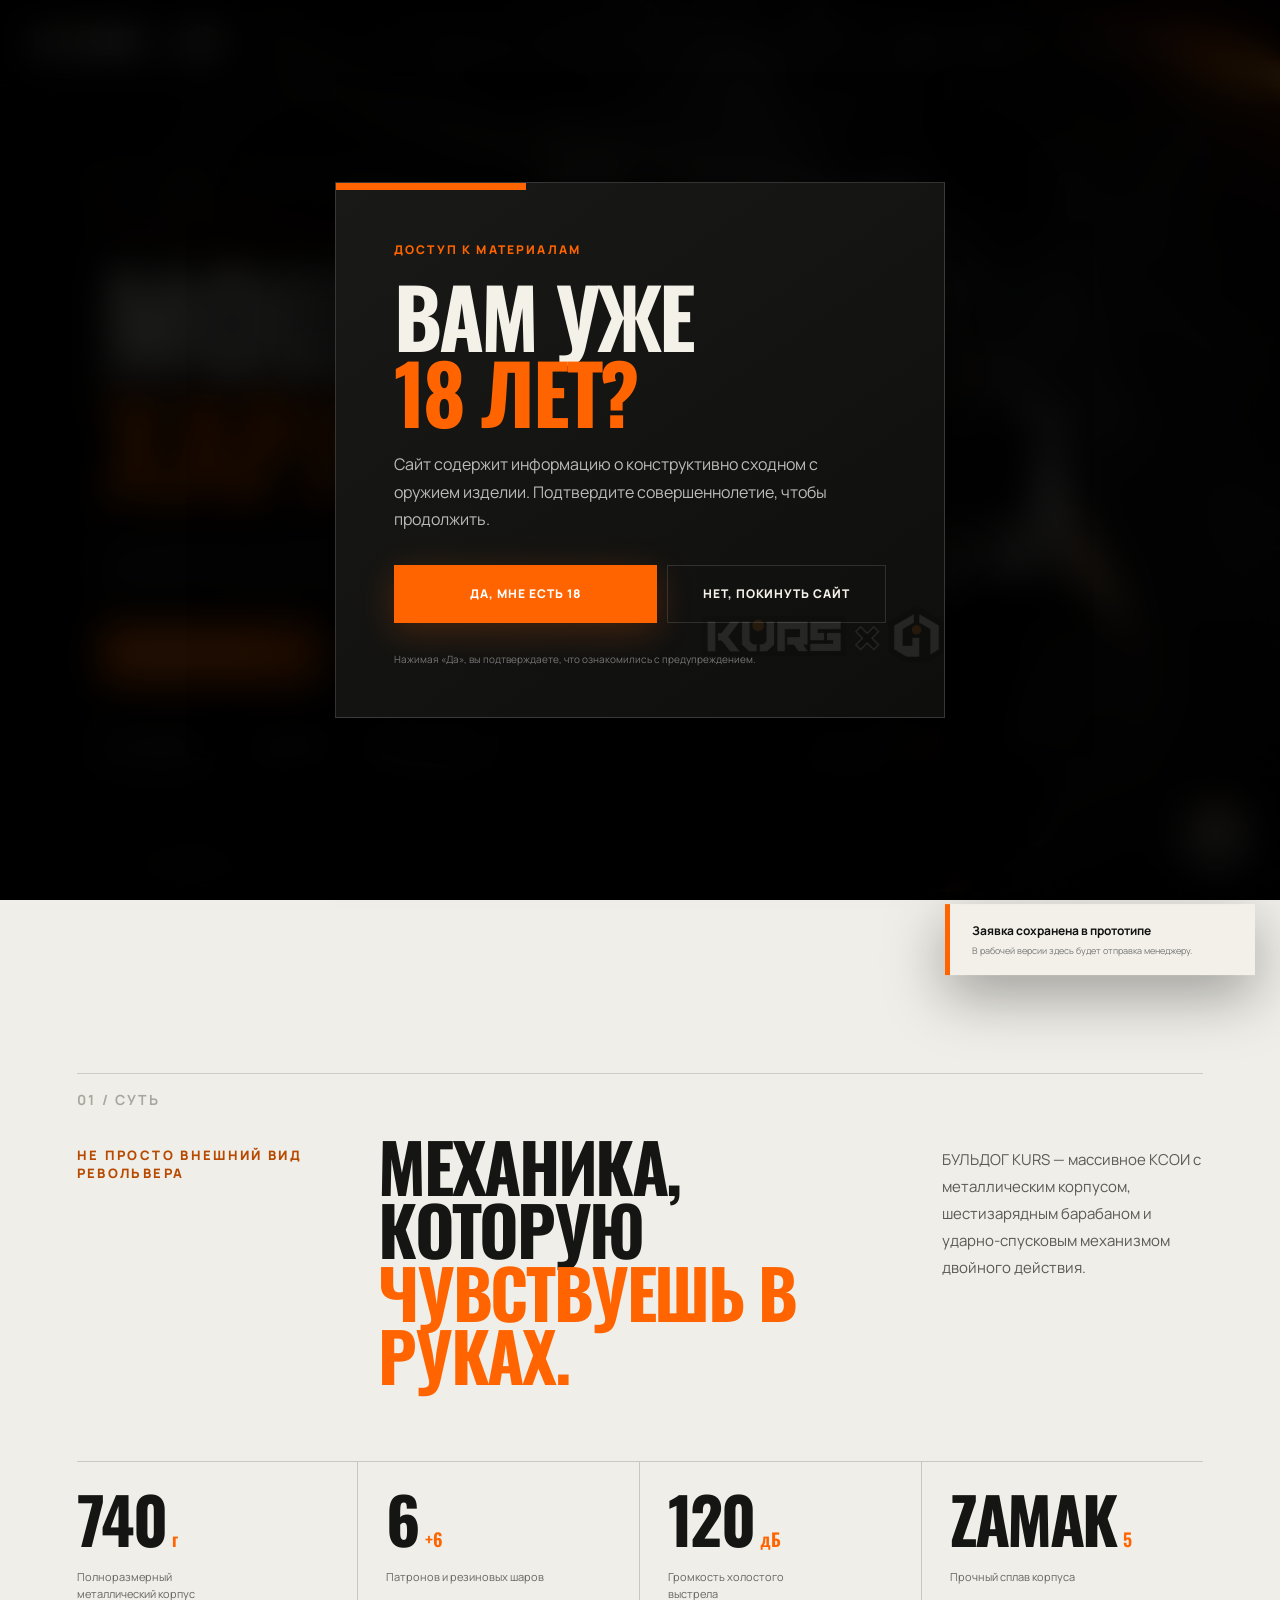
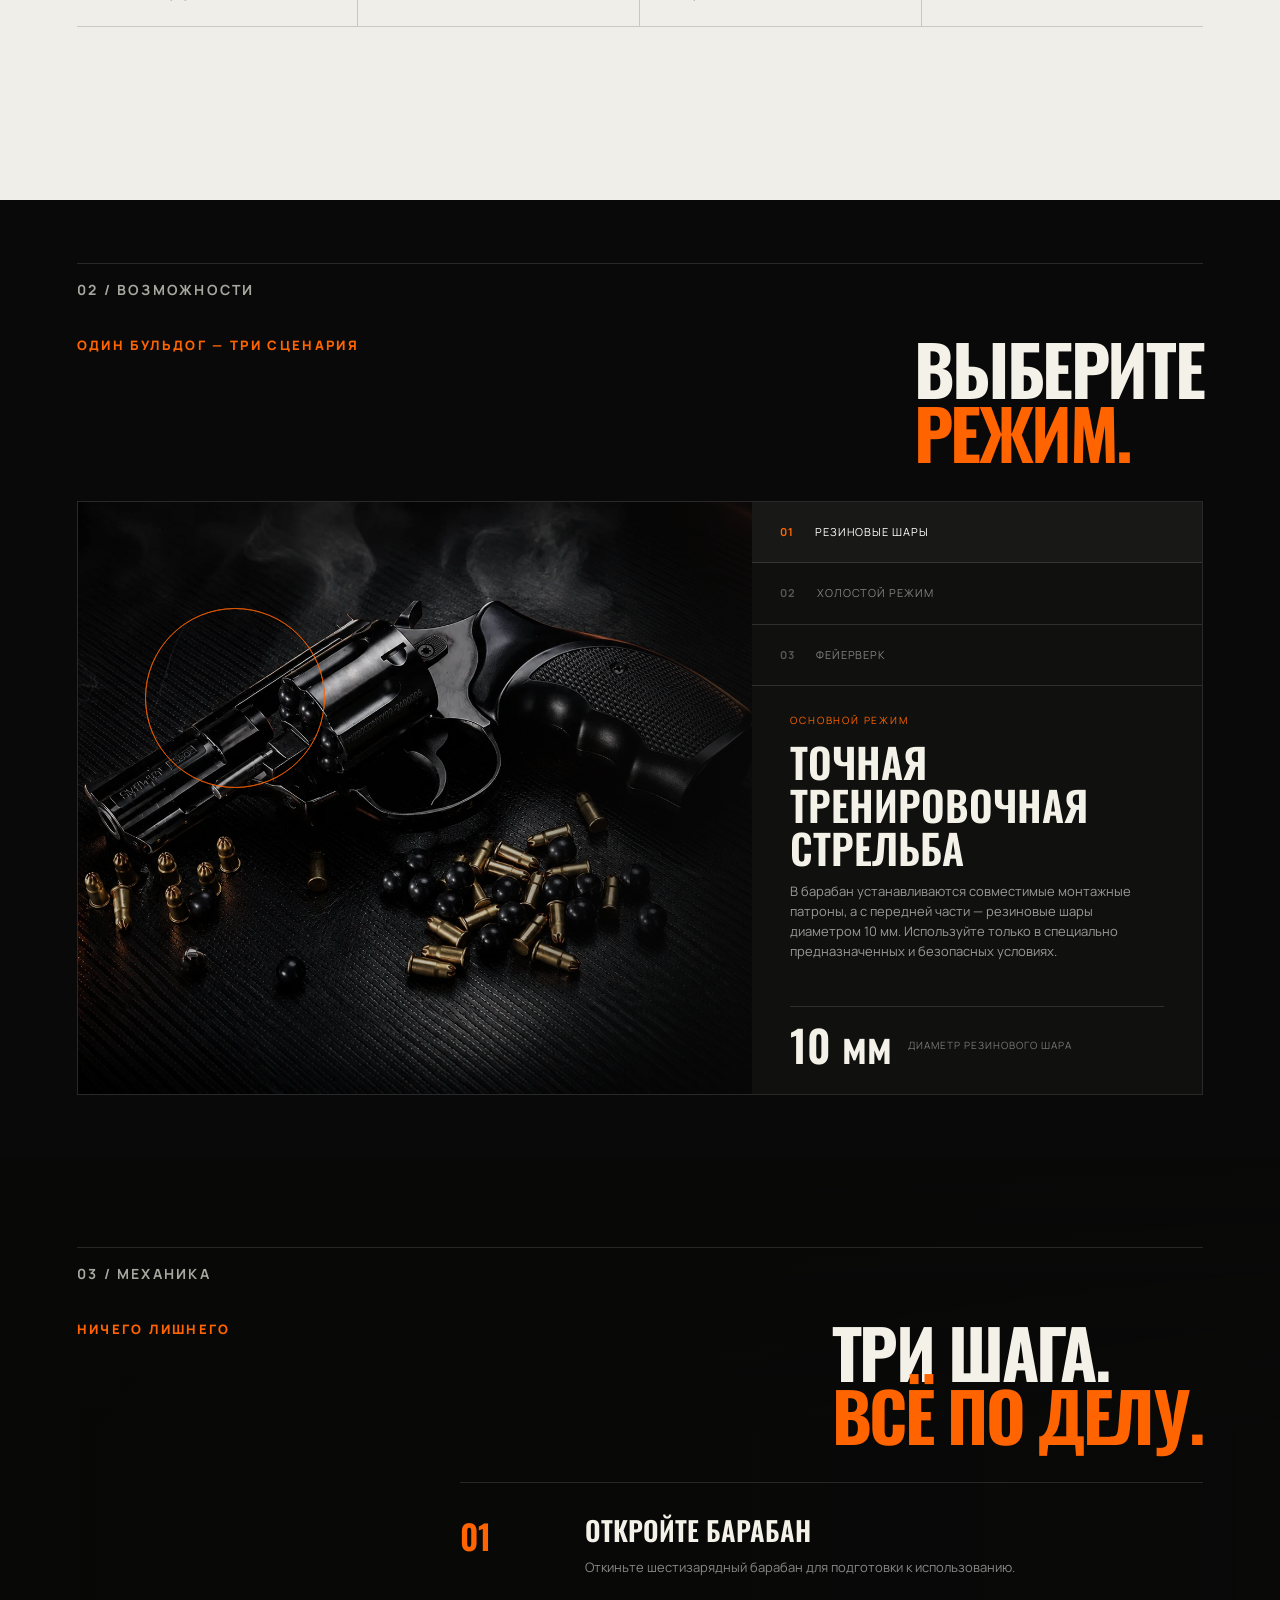
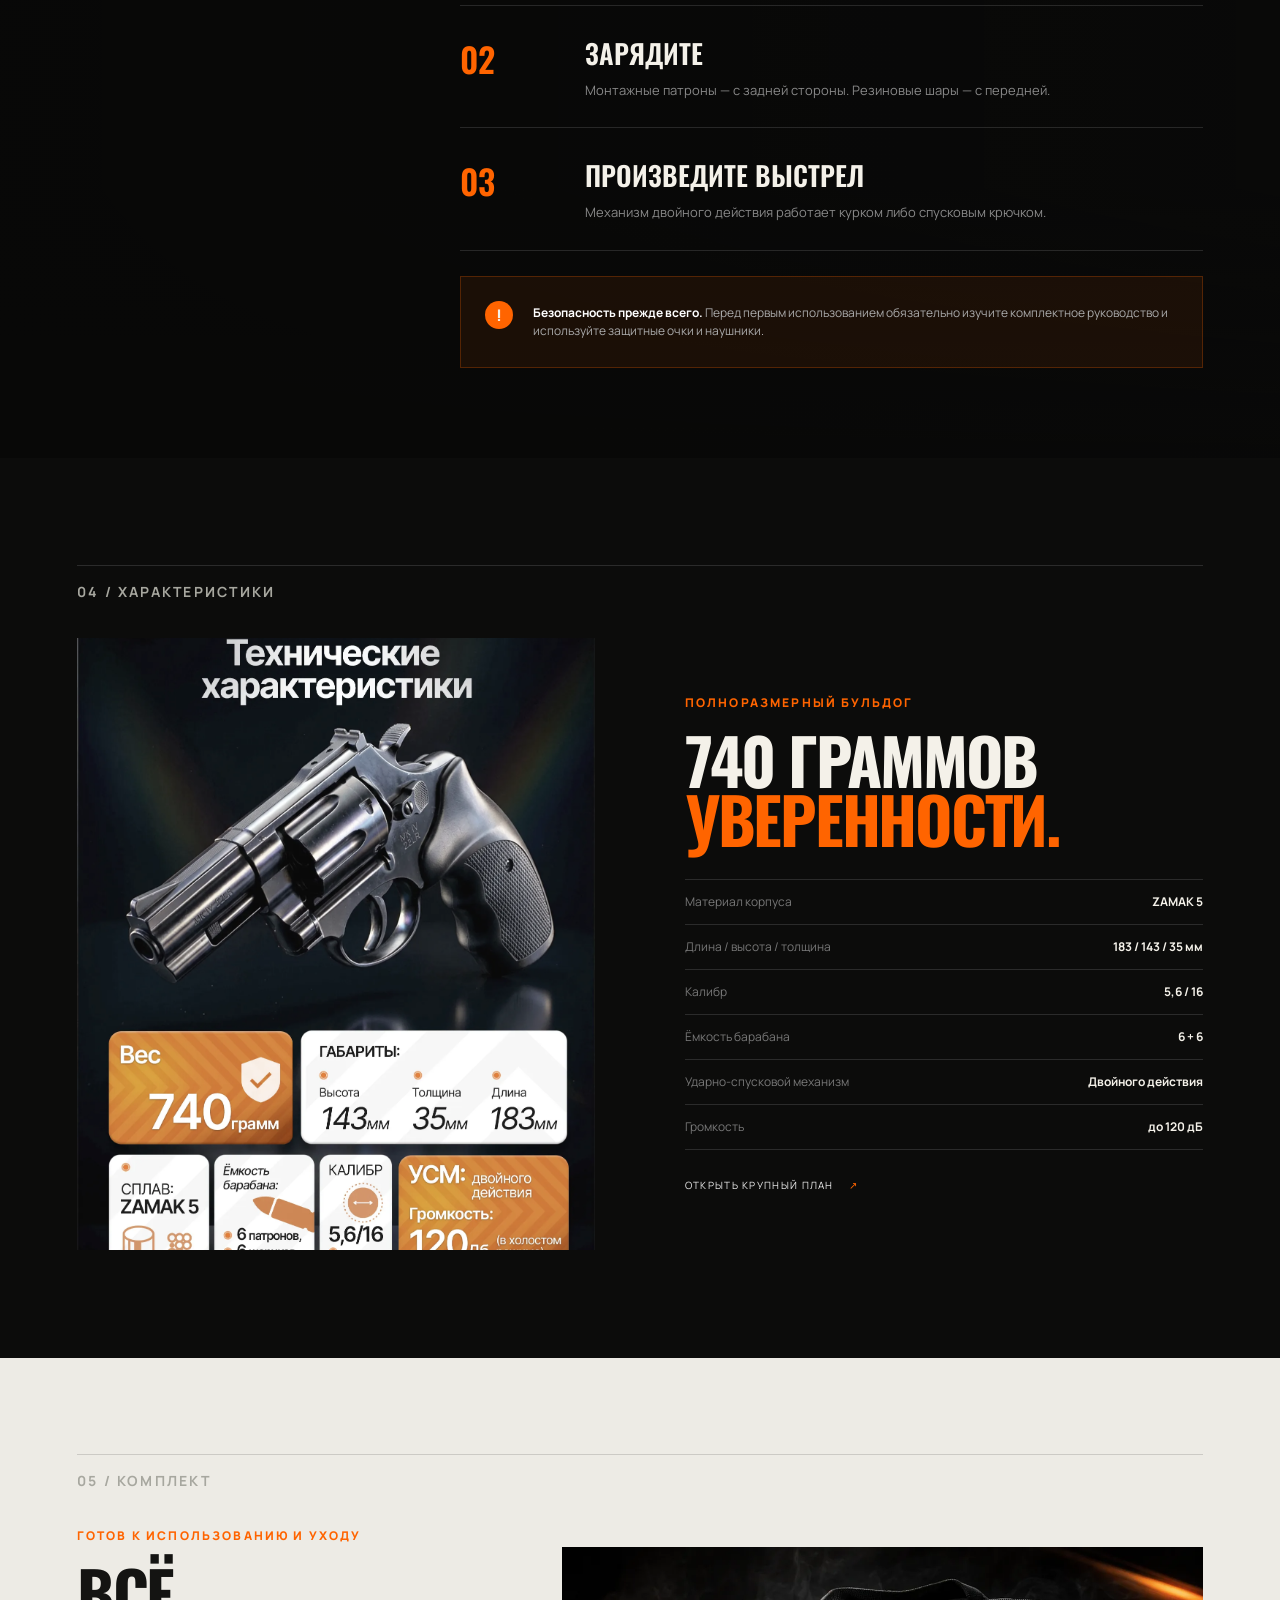
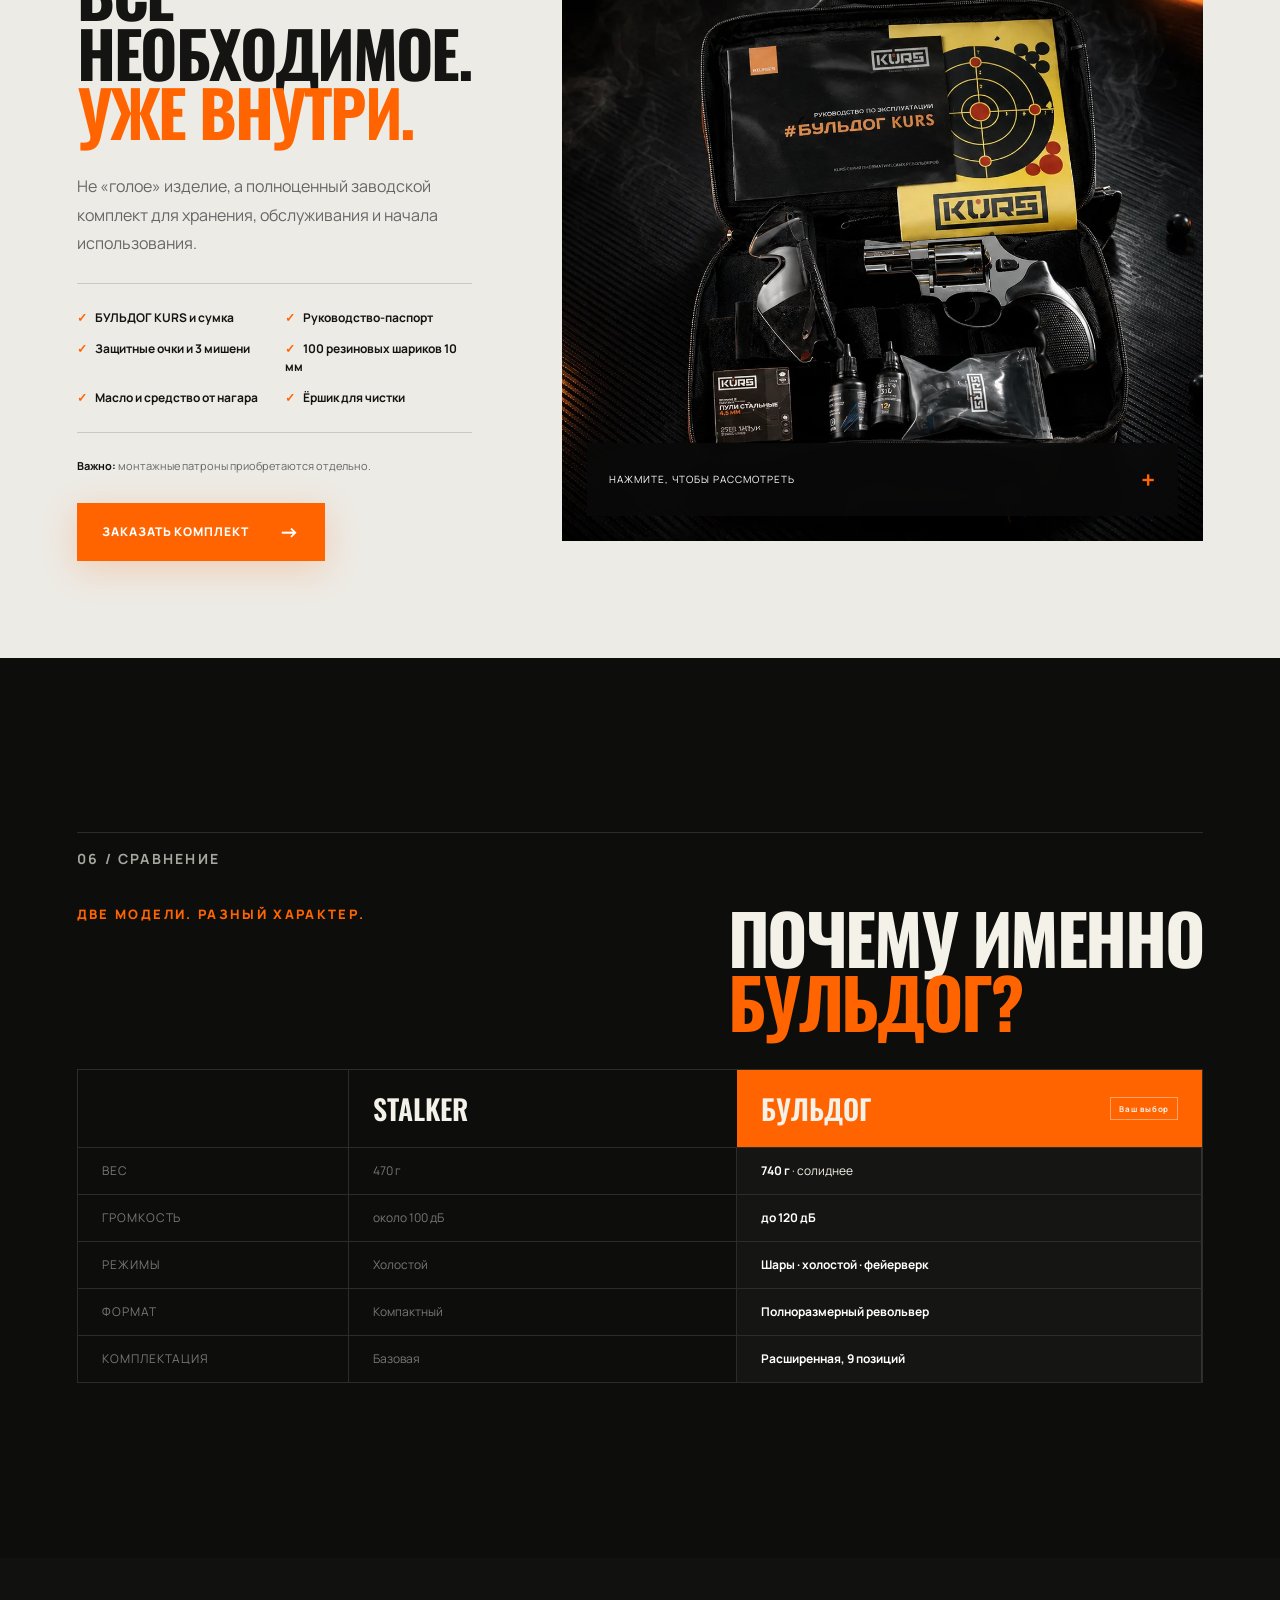
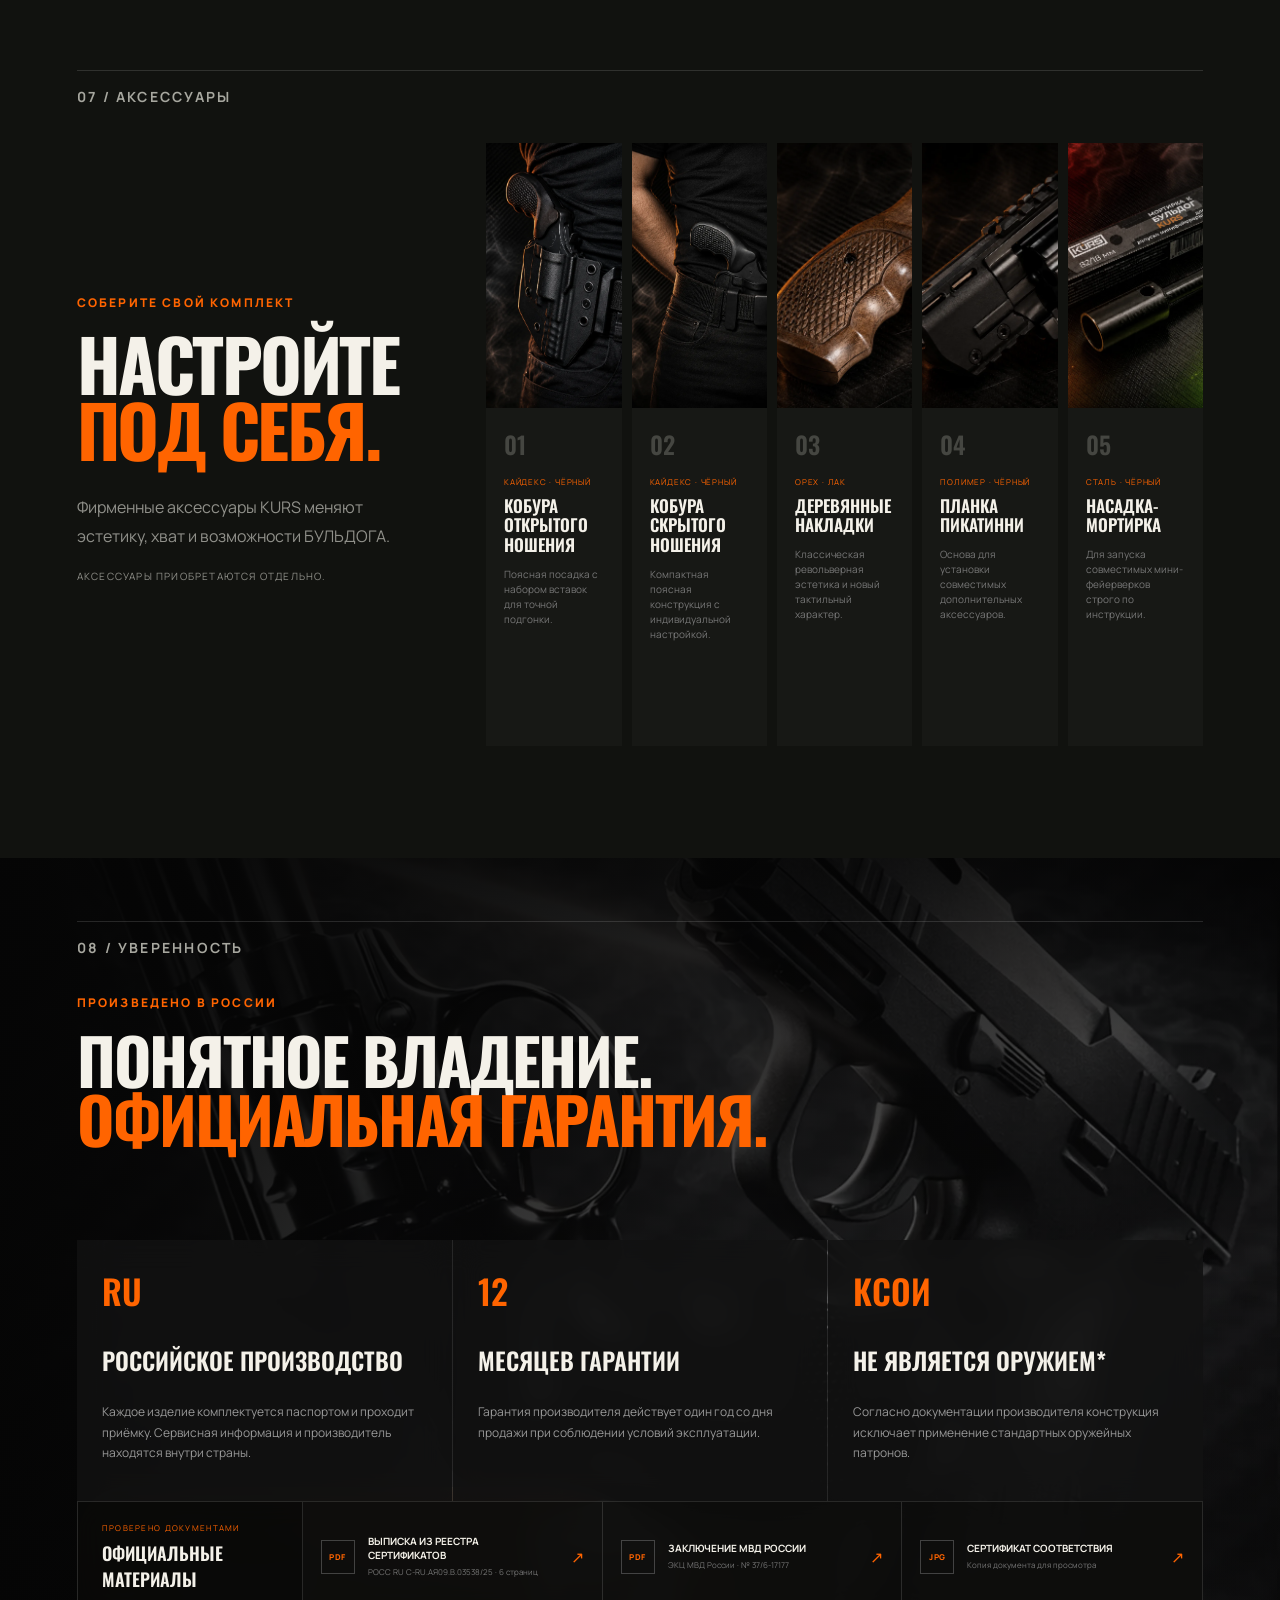
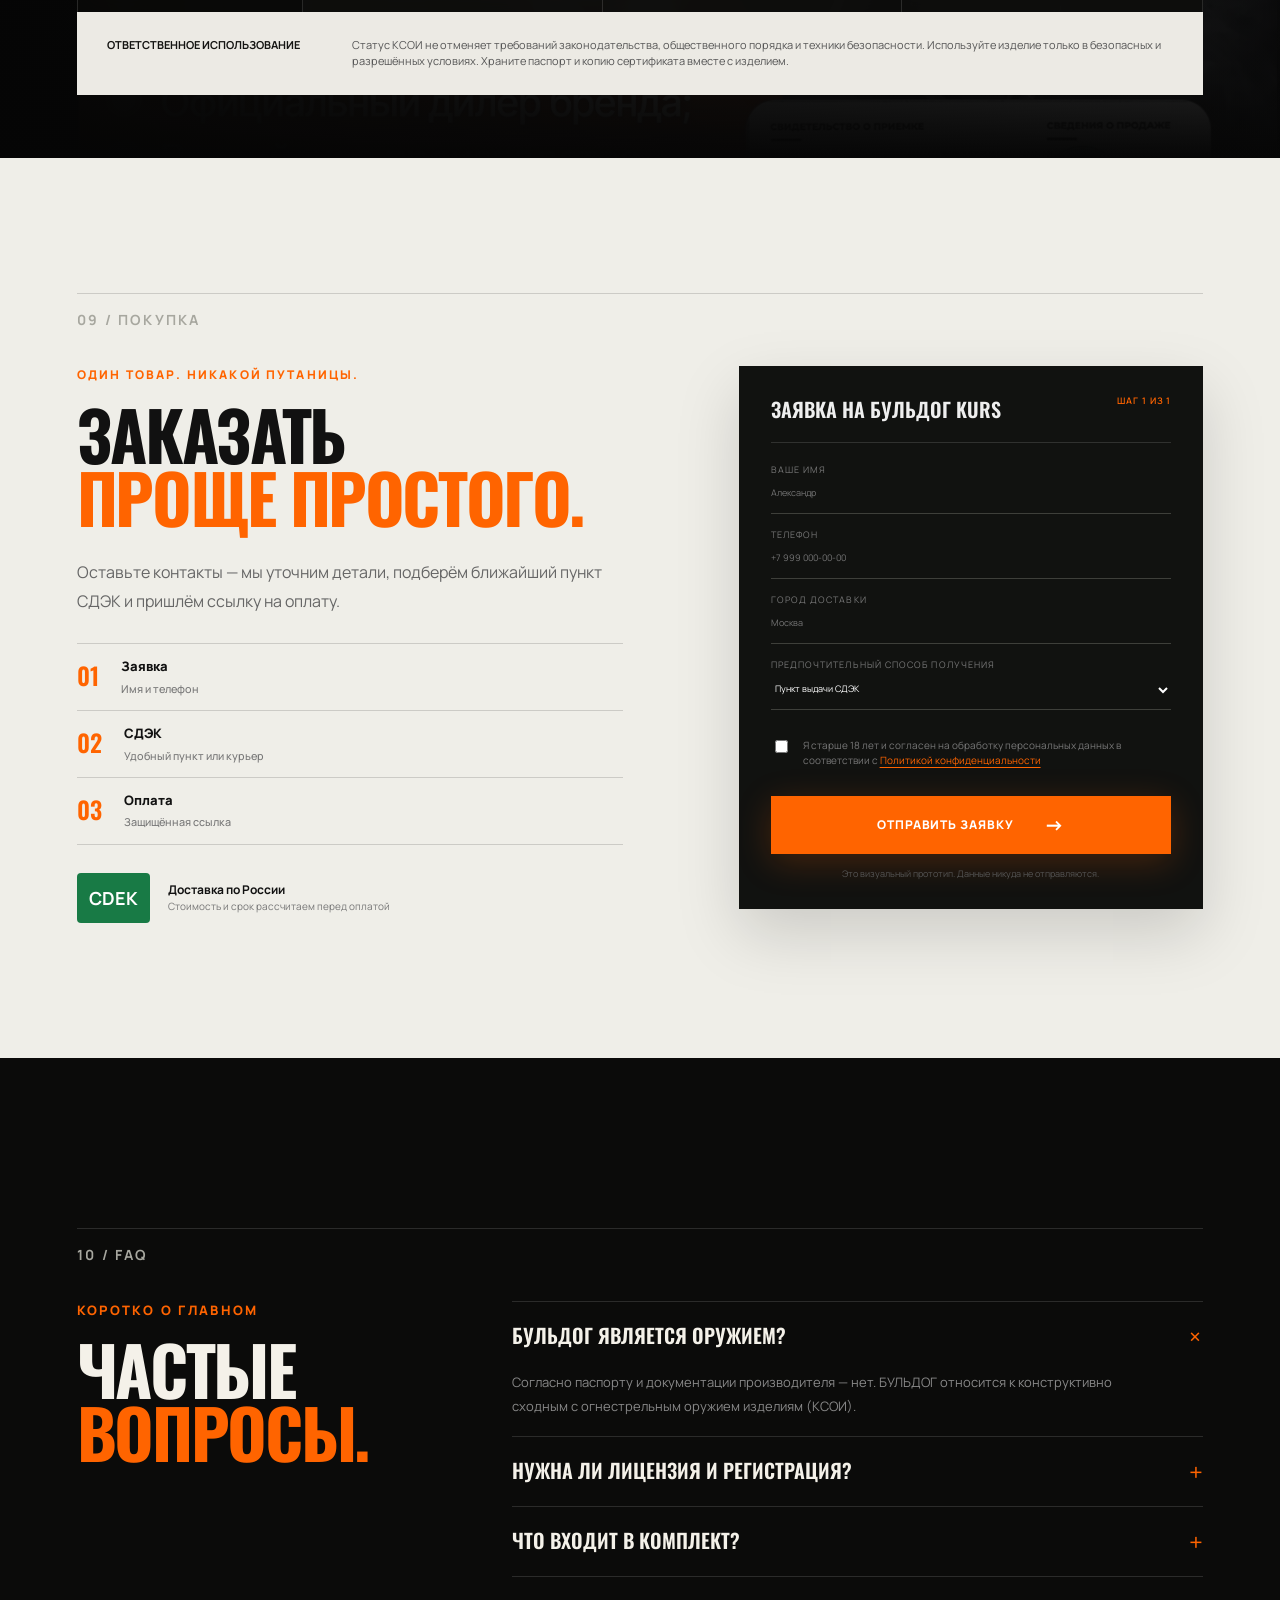
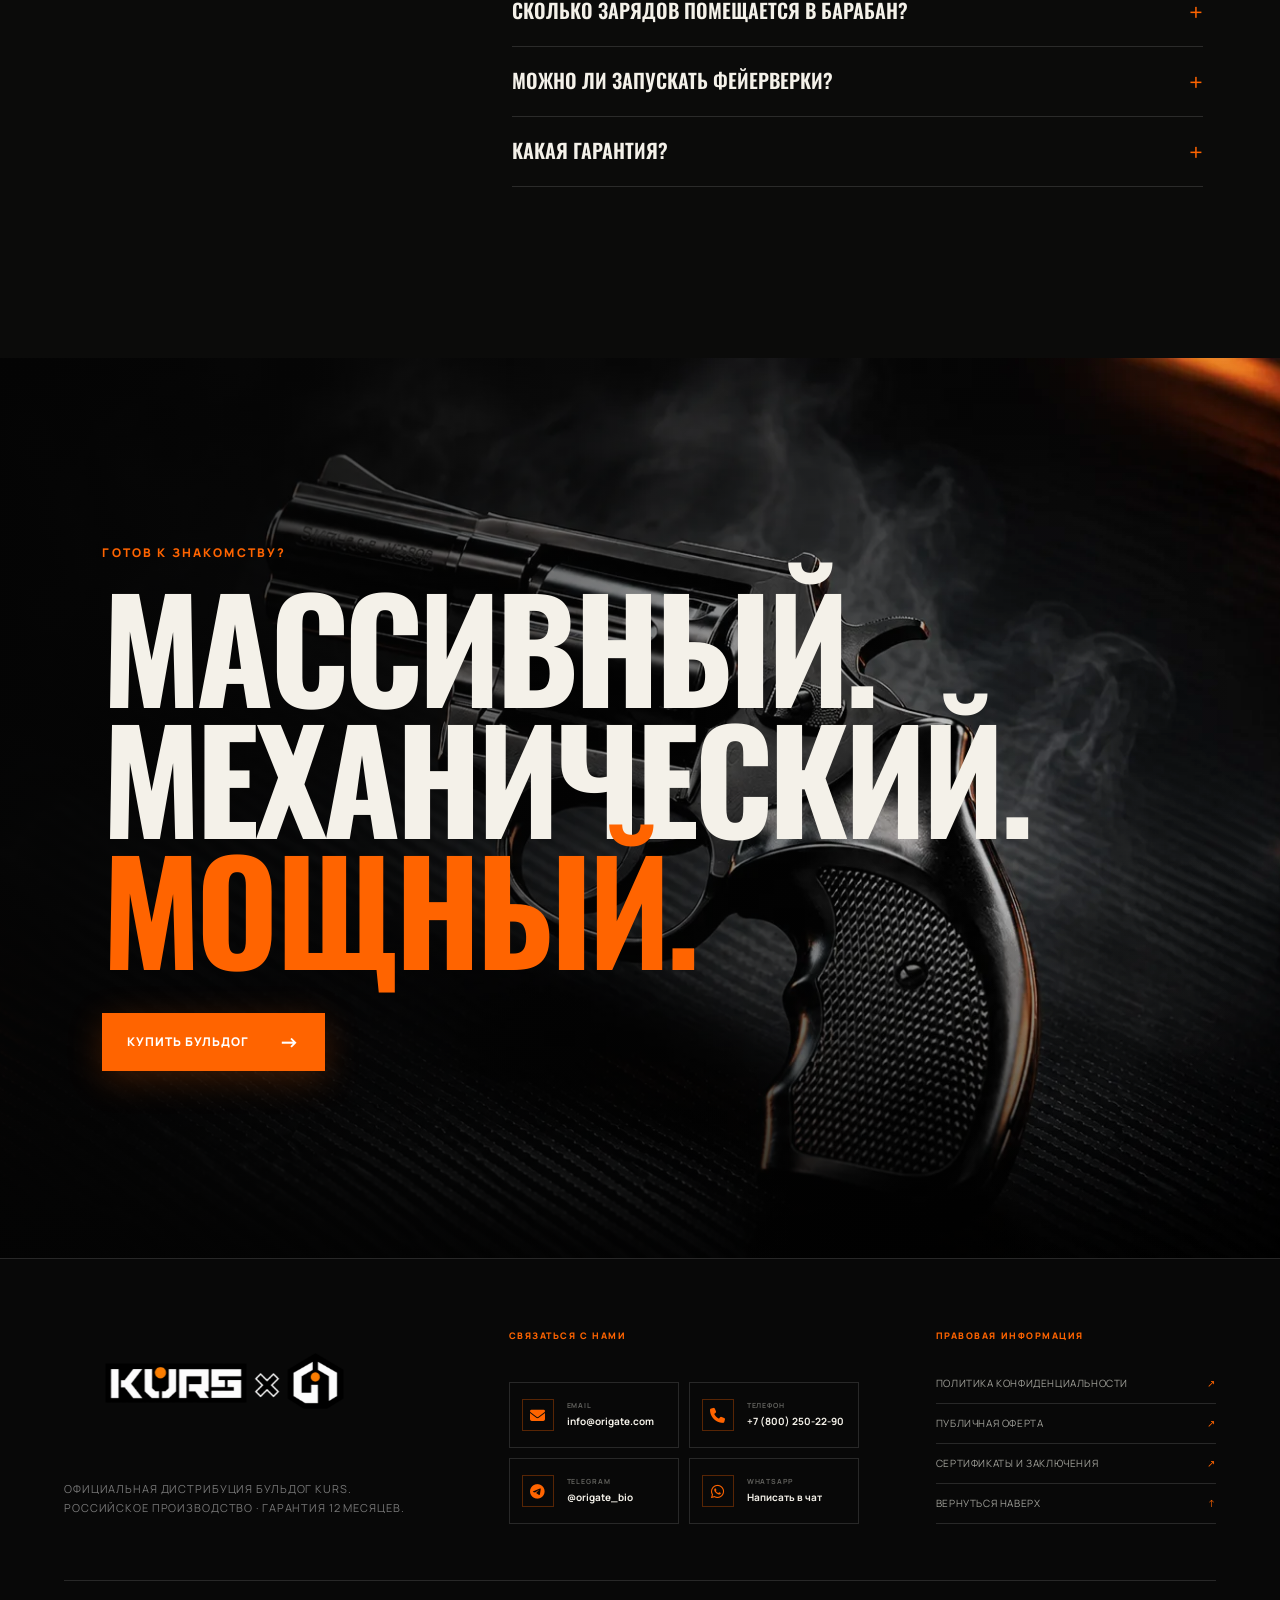
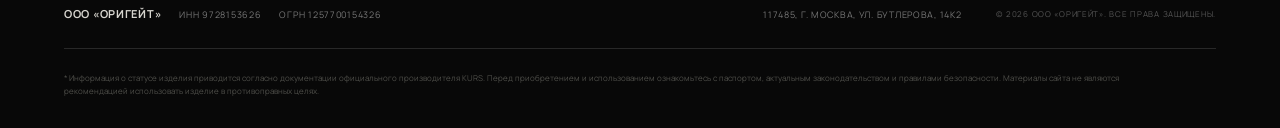
<file: index.html>
<!doctype html>
<html lang="ru">
<head>
  <meta charset="UTF-8">
  <meta name="viewport" content="width=device-width, initial-scale=1.0">
  <meta name="theme-color" content="#090909">
  <meta name="description" content="БУЛЬДОГ KURS — полноразмерное КСОИ российского производства. Подробный обзор, характеристики, комплектация и заявка на покупку.">
  <meta property="og:type" content="website">
  <meta property="og:locale" content="ru_RU">
  <meta property="og:title" content="БУЛЬДОГ KURS — мощный характер">
  <meta property="og:description" content="Полноразмерная механика. Металлический корпус. Три режима. Российское производство.">
  <meta property="og:image" content="images/og.png">
  <meta name="twitter:card" content="summary_large_image">
  <meta name="twitter:title" content="БУЛЬДОГ KURS — мощный характер">
  <meta name="twitter:description" content="Полноразмерная механика. Металлический корпус. Три режима.">
  <meta name="twitter:image" content="images/og.png">
  <title>БУЛЬДОГ KURS — мощный характер</title>
  <link rel="icon" href="images/kursXorigate.png" type="image/png">
  <link rel="preconnect" href="https://fonts.googleapis.com">
  <link rel="preconnect" href="https://fonts.gstatic.com" crossorigin>
  <link href="https://fonts.googleapis.com/css2?family=Manrope:wght@400;500;600;700;800&family=Oswald:wght@500;600;700&display=swap" rel="stylesheet">
  <link rel="stylesheet" href="https://cdnjs.cloudflare.com/ajax/libs/font-awesome/6.7.2/css/all.min.css">
  <link rel="stylesheet" href="styles.css">
</head>
<body class="age-locked">
  <div class="noise" aria-hidden="true"></div>
  <div class="scroll-progress" aria-hidden="true"><span></span></div>

  <div class="age-gate" id="ageGate" role="dialog" aria-modal="true" aria-labelledby="ageTitle">
    <div class="age-gate__backdrop"></div>
    <div class="age-gate__panel">
      <div class="age-gate__mark" aria-hidden="true">
        <img src="images/kursXorigate.png" alt="">
      </div>
      <p class="eyebrow">Доступ к материалам</p>
      <h2 id="ageTitle">Вам уже<br><span>18 лет?</span></h2>
      <p>Сайт содержит информацию о конструктивно сходном с оружием изделии. Подтвердите совершеннолетие, чтобы продолжить.</p>
      <div class="age-gate__actions">
        <button class="button button--primary" id="ageYes" type="button">Да, мне есть 18</button>
        <button class="button button--ghost" id="ageNo" type="button">Нет, покинуть сайт</button>
      </div>
      <small>Нажимая «Да», вы подтверждаете, что ознакомились с предупреждением.</small>
    </div>
  </div>

  <header class="header" id="header">
    <a class="brand brand--collab" href="#top" aria-label="KURS × ORIGATE — на главную">
      <img src="images/kursXorigate.png" alt="KURS × ORIGATE">
    </a>
    <nav class="nav" aria-label="Главная навигация">
      <a href="#modes">Возможности</a>
      <a href="#specs">Характеристики</a>
      <a href="#kit">Комплект</a>
      <a href="#faq">Вопросы</a>
      <span class="nav__contacts">
        <a href="mailto:info@origate.com" aria-label="Написать на Email" title="info@origate.com"><i class="fa-solid fa-envelope" aria-hidden="true"></i></a>
        <a href="tel:+78002502290" aria-label="Позвонить" title="+7 (800) 250-22-90"><i class="fa-solid fa-phone" aria-hidden="true"></i></a>
        <a href="https://t.me/origate_bio" target="_blank" rel="noopener" aria-label="Telegram" title="Telegram"><i class="fa-brands fa-telegram" aria-hidden="true"></i></a>
        <a href="https://wa.me/message/SS2ZXF72IT3LB1" target="_blank" rel="noopener" aria-label="WhatsApp" title="WhatsApp"><i class="fa-brands fa-whatsapp" aria-hidden="true"></i></a>
      </span>
    </nav>
    <div class="header-contacts" aria-label="Контакты">
      <a href="mailto:info@origate.com" aria-label="Написать на Email" data-label="Email"><i class="fa-solid fa-envelope" aria-hidden="true"></i></a>
      <a href="tel:+78002502290" aria-label="Позвонить" data-label="Телефон"><i class="fa-solid fa-phone" aria-hidden="true"></i></a>
      <a href="https://t.me/origate_bio" target="_blank" rel="noopener" aria-label="Telegram" data-label="Telegram"><i class="fa-brands fa-telegram" aria-hidden="true"></i></a>
      <a href="https://wa.me/message/SS2ZXF72IT3LB1" target="_blank" rel="noopener" aria-label="WhatsApp" data-label="WhatsApp"><i class="fa-brands fa-whatsapp" aria-hidden="true"></i></a>
    </div>
    <a class="header__cta" href="#order">Оставить заявку <span>↗</span></a>
    <button class="menu-toggle" type="button" aria-label="Открыть меню" aria-expanded="false"><span></span><span></span></button>
  </header>

  <main id="top">
    <section class="hero">
      <div class="hero__bg" aria-hidden="true"></div>
      <div class="hero__shade" aria-hidden="true"></div>
      <div class="hero__content reveal">
        <div class="hero__status"><i></i> Российское производство</div>
        <p class="eyebrow">Конструктивно сходное с оружием изделие</p>
        <h1>Мощный<br><span>характер.</span></h1>
        <p class="hero__lead">Полноразмерная механика револьвера. Металлический корпус. Три режима для тренировочной и развлекательной стрельбы.</p>
        <div class="hero__actions">
          <a class="button button--primary" href="#order">Купить БУЛЬДОГ <span>→</span></a>
          <a class="button button--glass" href="#kit">Что в комплекте</a>
        </div>
        <div class="hero__facts">
          <span><b>Без лицензии</b>и регистрации*</span>
          <span><b>12 месяцев</b>гарантии</span>
          <span><b>Доставка СДЭК</b>по всей России</span>
        </div>
      </div>
      <div class="hero__rail" aria-hidden="true"><span>01</span><i></i><b>БУЛЬДОГ KURS</b></div>
      <a class="hero__scroll" href="#intro"><i></i> Исследовать</a>
    </section>

    <section class="intro section" id="intro">
      <div class="section__index reveal">01 / СУТЬ</div>
      <div class="intro__copy reveal">
        <p class="eyebrow">Не просто внешний вид револьвера</p>
        <h2>Механика, которую<br><span>чувствуешь в руках.</span></h2>
        <p>БУЛЬДОГ KURS — массивное КСОИ с металлическим корпусом, шестизарядным барабаном и ударно-спусковым механизмом двойного действия.</p>
      </div>
      <div class="intro__stats reveal">
        <article><strong data-count="740">0</strong><em>г</em><p>Полноразмерный металлический корпус</p></article>
        <article><strong data-count="6">0</strong><em>+6</em><p>Патронов и резиновых шаров</p></article>
        <article><strong data-count="120">0</strong><em>дБ</em><p>Громкость холостого выстрела</p></article>
        <article><strong>ZAMAK</strong><em>5</em><p>Прочный сплав корпуса</p></article>
      </div>
    </section>

    <section class="modes section" id="modes">
      <div class="section__index reveal">02 / ВОЗМОЖНОСТИ</div>
      <div class="section-heading reveal">
        <p class="eyebrow">Один БУЛЬДОГ — три сценария</p>
        <h2>Выберите<br><span>режим.</span></h2>
      </div>
      <div class="modes__stage reveal">
        <div class="modes__image">
          <img src="images/mode-rubber.webp" alt="БУЛЬДОГ KURS в режиме стрельбы резиновыми шарами" loading="lazy">
          <div class="modes__image-shade"></div>
          <div class="sound-waves" aria-hidden="true"><i></i><i></i><i></i></div>
        </div>
        <div class="modes__content">
          <div class="mode-tabs" role="tablist" aria-label="Режимы использования">
            <button class="mode-tab is-active" data-mode="ball" role="tab" aria-selected="true"><b>01</b> Резиновые шары</button>
            <button class="mode-tab" data-mode="blank" role="tab" aria-selected="false"><b>02</b> Холостой режим</button>
            <button class="mode-tab" data-mode="firework" role="tab" aria-selected="false"><b>03</b> Фейерверк</button>
          </div>
          <article class="mode-copy" id="modeCopy">
            <span>ОСНОВНОЙ РЕЖИМ</span>
            <h3>Точная тренировочная стрельба</h3>
            <p>В барабан устанавливаются совместимые монтажные патроны, а с передней части — резиновые шары диаметром 10 мм. Используйте только в специально предназначенных и безопасных условиях.</p>
            <div><b>10 мм</b><small>Диаметр резинового шара</small></div>
          </article>
        </div>
      </div>
    </section>

    <section class="mechanics">
      <div class="mechanics__bg" aria-hidden="true"></div>
      <div class="mechanics__inner section">
        <div class="section__index reveal">03 / МЕХАНИКА</div>
        <div class="section-heading reveal">
          <p class="eyebrow">Ничего лишнего</p>
          <h2>Три шага.<br><span>Всё по делу.</span></h2>
        </div>
        <div class="steps">
          <article class="reveal"><b>01</b><div><h3>Откройте барабан</h3><p>Откиньте шестизарядный барабан для подготовки к использованию.</p></div></article>
          <article class="reveal"><b>02</b><div><h3>Зарядите</h3><p>Монтажные патроны — с задней стороны. Резиновые шары — с передней.</p></div></article>
          <article class="reveal"><b>03</b><div><h3>Произведите выстрел</h3><p>Механизм двойного действия работает курком либо спусковым крючком.</p></div></article>
        </div>
        <div class="safety-note reveal"><span>!</span><p><b>Безопасность прежде всего.</b> Перед первым использованием обязательно изучите комплектное руководство и используйте защитные очки и наушники.</p></div>
      </div>
    </section>

    <section class="specs section" id="specs">
      <div class="section__index reveal">04 / ХАРАКТЕРИСТИКИ</div>
      <div class="specs__grid">
        <div class="specs__visual reveal">
          <div class="specs__halo" aria-hidden="true"></div>
          <img src="images/bulldog-specs.webp" alt="Технические характеристики БУЛЬДОГ KURS" loading="lazy">
        </div>
        <div class="specs__content reveal">
          <p class="eyebrow">Полноразмерный БУЛЬДОГ</p>
          <h2>740 граммов<br><span>уверенности.</span></h2>
          <div class="spec-list">
            <div><span>Материал корпуса</span><b>ZAMAK 5</b></div>
            <div><span>Длина / высота / толщина</span><b>183 / 143 / 35 мм</b></div>
            <div><span>Калибр</span><b>5,6 / 16</b></div>
            <div><span>Ёмкость барабана</span><b>6 + 6</b></div>
            <div><span>Ударно-спусковой механизм</span><b>Двойного действия</b></div>
            <div><span>Громкость</span><b>до 120 дБ</b></div>
          </div>
          <button class="text-link js-open-gallery" type="button">Открыть крупный план <span>↗</span></button>
        </div>
      </div>
    </section>

    <section class="kit section" id="kit">
      <div class="section__index reveal">05 / КОМПЛЕКТ</div>
      <div class="kit__grid">
        <div class="kit__copy reveal">
          <p class="eyebrow">Готов к использованию и уходу</p>
          <h2>Всё необходимое.<br><span>Уже внутри.</span></h2>
          <p>Не «голое» изделие, а полноценный заводской комплект для хранения, обслуживания и начала использования.</p>
          <ul class="check-list">
            <li>БУЛЬДОГ KURS и сумка</li><li>Руководство-паспорт</li><li>Защитные очки и 3 мишени</li><li>100 резиновых шариков 10 мм</li><li>Масло и средство от нагара</li><li>Ёршик для чистки</li>
          </ul>
          <div class="kit__warning"><b>Важно:</b> монтажные патроны приобретаются отдельно.</div>
          <a class="button button--primary" href="#order">Заказать комплект <span>→</span></a>
        </div>
        <button class="kit__image reveal js-open-gallery" type="button" aria-label="Открыть фотографию комплектации">
          <img src="images/kit-new.webp" alt="Полная комплектация БУЛЬДОГ KURS" loading="lazy">
          <span>Нажмите, чтобы рассмотреть <b>+</b></span>
        </button>
      </div>
    </section>

    <section class="compare section">
      <div class="section__index reveal">06 / СРАВНЕНИЕ</div>
      <div class="section-heading reveal">
        <p class="eyebrow">Две модели. Разный характер.</p>
        <h2>Почему именно<br><span>БУЛЬДОГ?</span></h2>
      </div>
      <div class="compare__table reveal">
        <div class="compare__head"><span></span><b>STALKER</b><b class="is-bulldog">БУЛЬДОГ <small>Ваш выбор</small></b></div>
        <div><span>Вес</span><p>470 г</p><p><b>740 г</b> · солиднее</p></div>
        <div><span>Громкость</span><p>около 100 дБ</p><p><b>до 120 дБ</b></p></div>
        <div><span>Режимы</span><p>Холостой</p><p><b>Шары · холостой · фейерверк</b></p></div>
        <div><span>Формат</span><p>Компактный</p><p><b>Полноразмерный револьвер</b></p></div>
        <div><span>Комплектация</span><p>Базовая</p><p><b>Расширенная, 9 позиций</b></p></div>
      </div>
    </section>

    <section class="accessories section">
      <div class="section__index reveal">07 / АКСЕССУАРЫ</div>
      <div class="accessories__layout">
        <div class="accessories__sticky reveal">
          <p class="eyebrow">Соберите свой комплект</p>
          <h2>Настройте<br><span>под себя.</span></h2>
          <p>Фирменные аксессуары KURS меняют эстетику, хват и возможности БУЛЬДОГА.</p>
          <p class="muted">Аксессуары приобретаются отдельно.</p>
        </div>
        <div class="accessories__cards">
          <article class="reveal"><img src="images/accessory-holster-open.webp" alt="Кобура открытого ношения" loading="lazy"><div><b>01</b><span>Кайдекс · чёрный</span><h3>Кобура открытого ношения</h3><p>Поясная посадка с набором вставок для точной подгонки.</p></div></article>
          <article class="reveal"><img src="images/accessory-holster-concealed.webp" alt="Кобура скрытого ношения" loading="lazy"><div><b>02</b><span>Кайдекс · чёрный</span><h3>Кобура скрытого ношения</h3><p>Компактная поясная конструкция с индивидуальной настройкой.</p></div></article>
          <article class="reveal"><img src="images/accessory-wood.webp" alt="Деревянные накладки для БУЛЬДОГ KURS" loading="lazy"><div><b>03</b><span>Орех · лак</span><h3>Деревянные накладки</h3><p>Классическая револьверная эстетика и новый тактильный характер.</p></div></article>
          <article class="reveal"><img src="images/accessory-picatiny.webp" alt="Планка Пикатинни для БУЛЬДОГ KURS" loading="lazy"><div><b>04</b><span>Полимер · чёрный</span><h3>Планка Пикатинни</h3><p>Основа для установки совместимых дополнительных аксессуаров.</p></div></article>
          <article class="reveal"><img src="images/accessory-mortar.webp" alt="Насадка-мортирка для БУЛЬДОГ KURS" loading="lazy"><div><b>05</b><span>Сталь · чёрный</span><h3>Насадка-мортирка</h3><p>Для запуска совместимых мини-фейерверков строго по инструкции.</p></div></article>
        </div>
      </div>
    </section>

    <section class="trust">
      <div class="trust__bg" aria-hidden="true"></div>
      <div class="trust__inner section">
        <div class="section__index reveal">08 / УВЕРЕННОСТЬ</div>
        <div class="trust__top reveal">
          <p class="eyebrow">Произведено в России</p>
          <h2>Понятное владение.<br><span>Официальная гарантия.</span></h2>
        </div>
        <div class="trust__cards">
          <article class="reveal"><span>RU</span><h3>Российское производство</h3><p>Каждое изделие комплектуется паспортом и проходит приёмку. Сервисная информация и производитель находятся внутри страны.</p></article>
          <article class="reveal"><span>12</span><h3>Месяцев гарантии</h3><p>Гарантия производителя действует один год со дня продажи при соблюдении условий эксплуатации.</p></article>
          <article class="reveal"><span>КСОИ</span><h3>Не является оружием*</h3><p>Согласно документации производителя конструкция исключает применение стандартных оружейных патронов.</p></article>
        </div>
        <div class="legal-documents reveal" aria-label="Юридическая документация">
          <div class="legal-documents__title"><span>Проверено документами</span><b>Официальные материалы</b></div>
          <a href="legal-docs/certificate-registry-extract.pdf" target="_blank" rel="noopener">
            <span class="legal-documents__type">PDF</span><span><b>Выписка из реестра сертификатов</b><small>РОСС RU С-RU.АЯ09.В.03538/25 · 6 страниц</small></span><i>↗</i>
          </a>
          <a href="legal-docs/mvd-conclusion.pdf" target="_blank" rel="noopener">
            <span class="legal-documents__type">PDF</span><span><b>Заключение МВД России</b><small>ЭКЦ МВД России · № 37/6-17177</small></span><i>↗</i>
          </a>
          <a href="legal-docs/certificate-conformity.jpg" target="_blank" rel="noopener">
            <span class="legal-documents__type">JPG</span><span><b>Сертификат соответствия</b><small>Копия документа для просмотра</small></span><i>↗</i>
          </a>
        </div>
        <div class="legal reveal"><b>Ответственное использование</b><p>Статус КСОИ не отменяет требований законодательства, общественного порядка и техники безопасности. Используйте изделие только в безопасных и разрешённых условиях. Храните паспорт и копию сертификата вместе с изделием.</p></div>
      </div>
    </section>

    <section class="order section" id="order">
      <div class="section__index reveal">09 / ПОКУПКА</div>
      <div class="order__grid">
        <div class="order__copy reveal">
          <p class="eyebrow">Один товар. Никакой путаницы.</p>
          <h2>Заказать<br><span>проще простого.</span></h2>
          <p>Оставьте контакты — мы уточним детали, подберём ближайший пункт СДЭК и пришлём ссылку на оплату.</p>
          <ol class="order-flow"><li><b>01</b><span>Заявка<small>Имя и телефон</small></span></li><li><b>02</b><span>СДЭК<small>Удобный пункт или курьер</small></span></li><li><b>03</b><span>Оплата<small>Защищённая ссылка</small></span></li></ol>
          <div class="delivery-line"><span>CDEK</span><p><b>Доставка по России</b><small>Стоимость и срок рассчитаем перед оплатой</small></p></div>
        </div>
        <form class="order-form reveal" id="orderForm">
          <div class="order-form__head"><span>Заявка на БУЛЬДОГ KURS</span><b>Шаг 1 из 1</b></div>
          <label>Ваше имя<input name="name" type="text" placeholder="Александр" autocomplete="name" required></label>
          <label>Телефон<input name="phone" type="tel" placeholder="+7 999 000-00-00" autocomplete="tel" required></label>
          <label>Город доставки<input name="city" type="text" placeholder="Москва" autocomplete="address-level2" required></label>
          <label class="select-label">Предпочтительный способ получения<select name="delivery"><option>Пункт выдачи СДЭК</option><option>Курьер СДЭК</option><option>Уточнить с менеджером</option></select></label>
          <label class="checkbox"><input type="checkbox" required><span>Я старше 18 лет и согласен на обработку персональных данных в соответствии с <a href="privacy.html" target="_blank">Политикой конфиденциальности</a></span></label>
          <button class="button button--primary" type="submit">Отправить заявку <span>→</span></button>
          <small>Это визуальный прототип. Данные никуда не отправляются.</small>
        </form>
      </div>
    </section>

    <section class="faq section" id="faq">
      <div class="section__index reveal">10 / FAQ</div>
      <div class="faq__grid">
        <div class="section-heading reveal"><p class="eyebrow">Коротко о главном</p><h2>Частые<br><span>вопросы.</span></h2></div>
        <div class="faq__list reveal">
          <details open><summary>БУЛЬДОГ является оружием?<i>+</i></summary><p>Согласно паспорту и документации производителя — нет. БУЛЬДОГ относится к конструктивно сходным с огнестрельным оружием изделиям (КСОИ).</p></details>
          <details><summary>Нужна ли лицензия и регистрация?<i>+</i></summary><p>Производитель указывает, что для изделия не требуется лицензия и регистрация. Владелец обязан соблюдать применимые требования законодательства и правила использования.</p></details>
          <details><summary>Что входит в комплект?<i>+</i></summary><p>БУЛЬДОГ, сумка, паспорт, защитные очки, 3 мишени, 100 шариков и набор средств для обслуживания. Монтажные патроны приобретаются отдельно.</p></details>
          <details><summary>Сколько зарядов помещается в барабан?<i>+</i></summary><p>Барабан рассчитан на 6 совместимых монтажных патронов и 6 резиновых шариков диаметром 10 мм.</p></details>
          <details><summary>Можно ли запускать фейерверки?<i>+</i></summary><p>Да, с отдельной стальной насадкой-мортиркой и совместимыми мини-фейерверками KURS — строго по инструкции и в разрешённых местах.</p></details>
          <details><summary>Какая гарантия?<i>+</i></summary><p>12 месяцев со дня продажи. Полные условия указаны в паспорте изделия.</p></details>
        </div>
      </div>
    </section>

    <section class="final-cta">
      <div class="final-cta__bg" aria-hidden="true"></div>
      <div class="final-cta__content reveal">
        <p class="eyebrow">Готов к знакомству?</p>
        <h2>Массивный.<br>Механический.<br><span>Мощный.</span></h2>
        <a class="button button--primary" href="#order">Купить БУЛЬДОГ <span>→</span></a>
      </div>
    </section>
  </main>

  <footer class="footer" id="contacts">
    <div class="footer__main">
      <div class="footer__brand">
        <a href="#top" aria-label="KURS × ORIGATE — наверх"><img src="images/kursXorigate.png" alt="KURS × ORIGATE"></a>
        <p>Официальная дистрибуция БУЛЬДОГ KURS.<br>Российское производство · гарантия 12 месяцев.</p>
      </div>
      <div class="footer__contacts">
        <span class="footer__label">Связаться с нами</span>
        <a href="mailto:info@origate.com"><i class="fa-solid fa-envelope" aria-hidden="true"></i><span><small>Email</small>info@origate.com</span></a>
        <a href="tel:+78002502290"><i class="fa-solid fa-phone" aria-hidden="true"></i><span><small>Телефон</small>+7 (800) 250-22-90</span></a>
        <a href="https://t.me/origate_bio" target="_blank" rel="noopener"><i class="fa-brands fa-telegram" aria-hidden="true"></i><span><small>Telegram</small>@origate_bio</span></a>
        <a href="https://wa.me/message/SS2ZXF72IT3LB1" target="_blank" rel="noopener"><i class="fa-brands fa-whatsapp" aria-hidden="true"></i><span><small>WhatsApp</small>Написать в чат</span></a>
      </div>
      <div class="footer__legal-links">
        <span class="footer__label">Правовая информация</span>
        <a href="privacy.html">Политика конфиденциальности <i>↗</i></a>
        <a href="offer.html">Публичная оферта <i>↗</i></a>
        <a href="legal-docs/certificate-registry-extract.pdf" target="_blank" rel="noopener">Сертификаты и заключения <i>↗</i></a>
        <a href="#top">Вернуться наверх <i>↑</i></a>
      </div>
    </div>
    <div class="footer__company">
      <p><b>ООО «ОРИГЕЙТ»</b><span>ИНН 9728153626</span><span>ОГРН 1257700154326</span></p>
      <address>117485, г. Москва, ул. Бутлерова, 14к2</address>
      <small>© 2026 ООО «ОРИГЕЙТ». Все права защищены.</small>
    </div>
    <div class="footer__notice">* Информация о статусе изделия приводится согласно документации официального производителя KURS. Перед приобретением и использованием ознакомьтесь с паспортом, актуальным законодательством и правилами безопасности. Материалы сайта не являются рекомендацией использовать изделие в противоправных целях.</div>
  </footer>

  <dialog class="gallery" id="gallery">
    <button class="gallery__close" type="button" aria-label="Закрыть">×</button>
    <img src="images/bulldog-specs.webp" alt="БУЛЬДОГ KURS — подробное изображение">
  </dialog>

  <aside class="quick-cylinder" id="quickCylinder" aria-label="Быстрые действия">
    <nav class="quick-cylinder__actions" aria-label="Быстрые ссылки">
      <a href="https://t.me/origate_bio" target="_blank" rel="noopener" aria-label="Написать в Telegram" title="Telegram">
        <i class="fa-brands fa-telegram" aria-hidden="true"></i>
      </a>
      <a href="#order" aria-label="Перейти к форме заявки" title="Оставить заявку">
        <i class="fa-solid fa-cart-shopping" aria-hidden="true"></i>
      </a>
      <a href="#top" aria-label="Вернуться наверх" title="Наверх">
        <i class="fa-solid fa-arrow-up" aria-hidden="true"></i>
      </a>
    </nav>
    <button class="quick-cylinder__trigger" type="button" aria-expanded="false" aria-label="Открыть быстрые действия">
      <span class="quick-cylinder__drum" aria-hidden="true">
        <span class="quick-cylinder__loaded"></span>
        <img class="quick-cylinder__face" src="images/barrel-transparent.png" alt="">
      </span>
    </button>
  </aside>

  <div class="toast" id="toast" role="status"><b>Заявка сохранена в прототипе</b><span>В рабочей версии здесь будет отправка менеджеру.</span></div>
  <script src="script.js"></script>
</body>
</html>
</file>
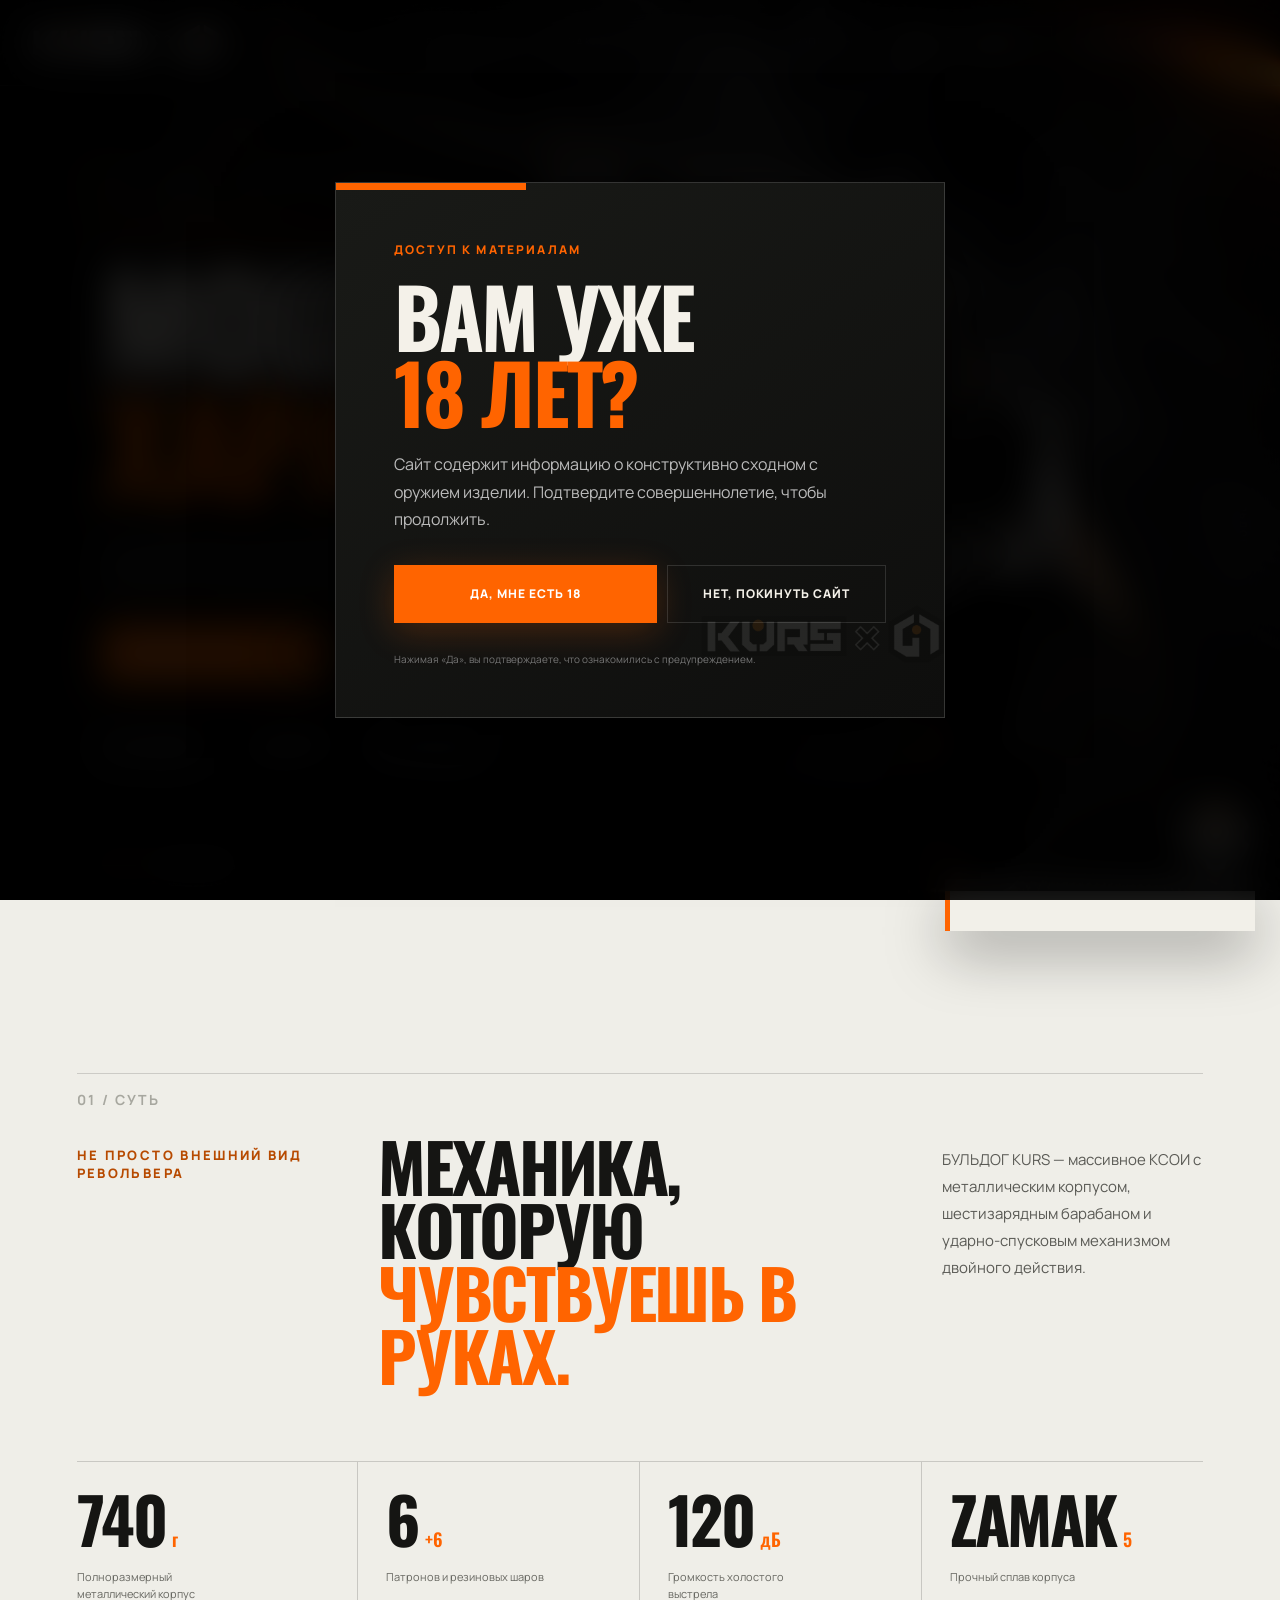
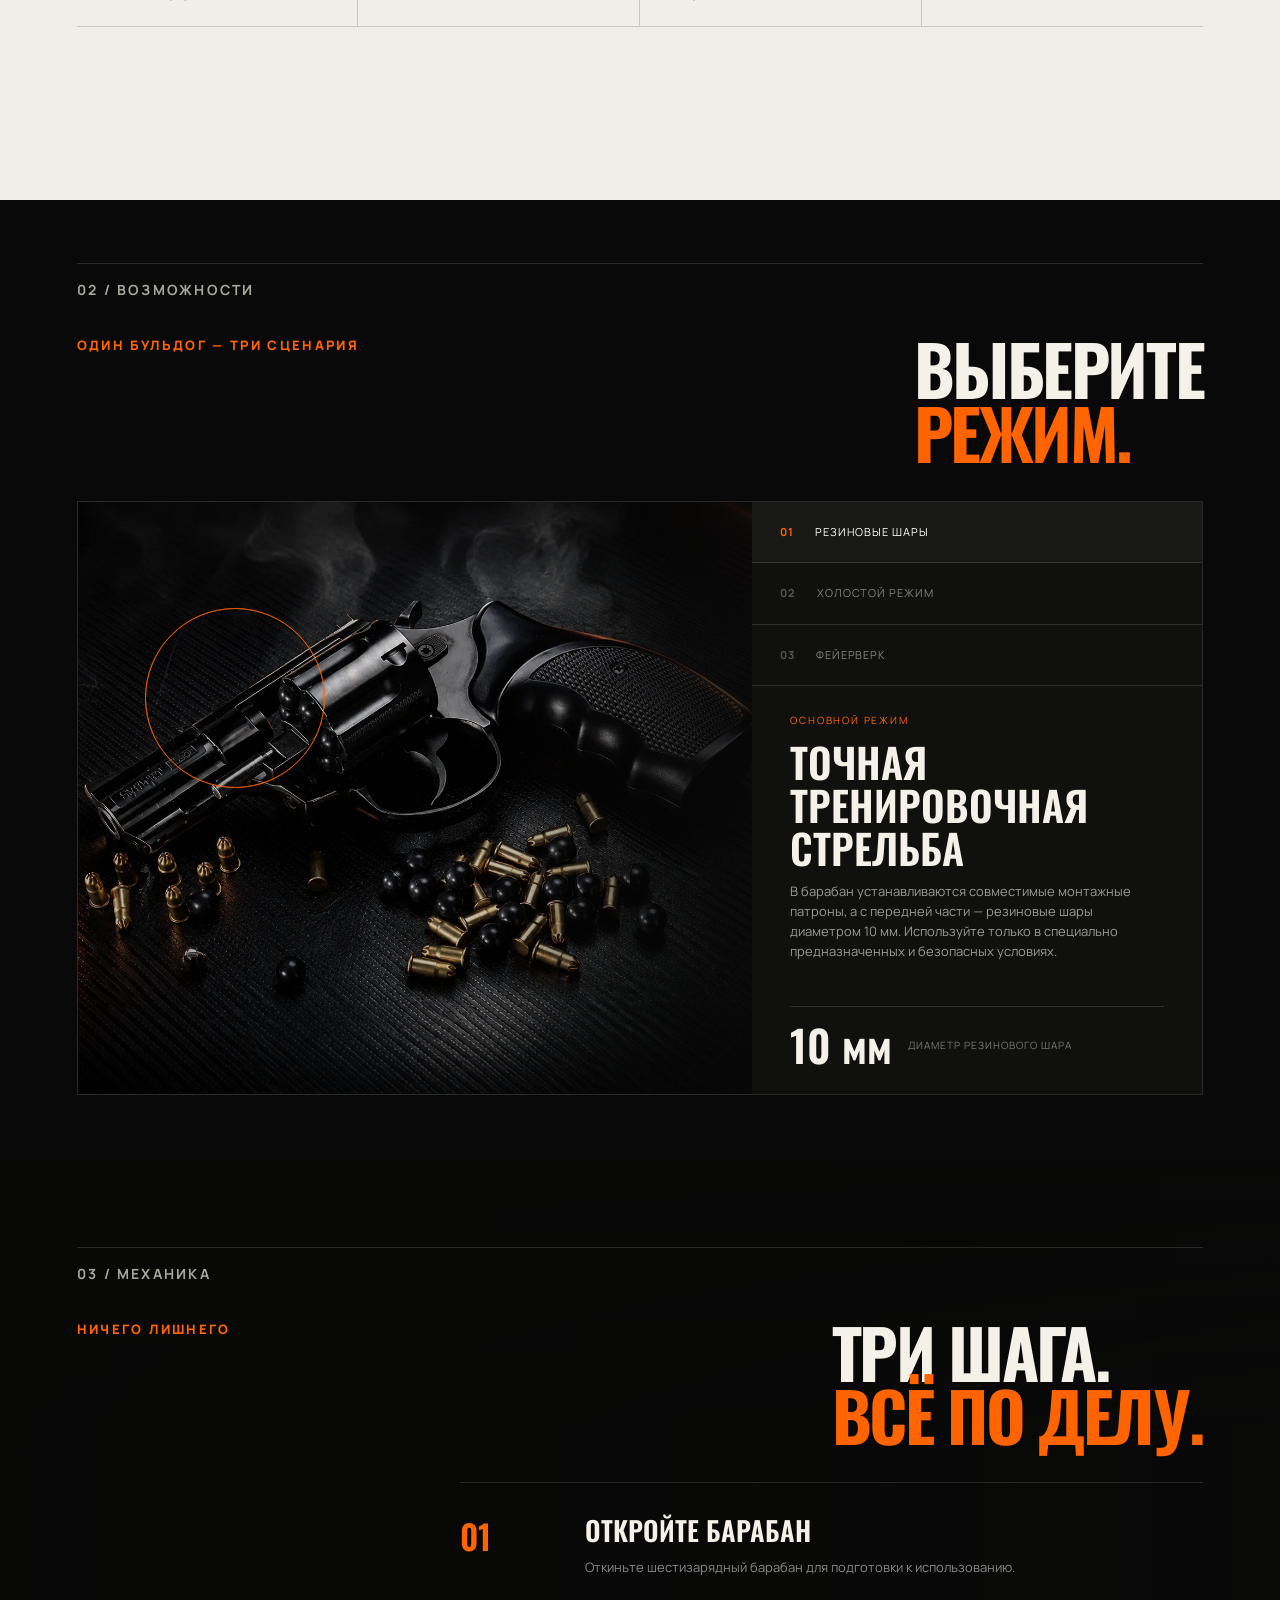
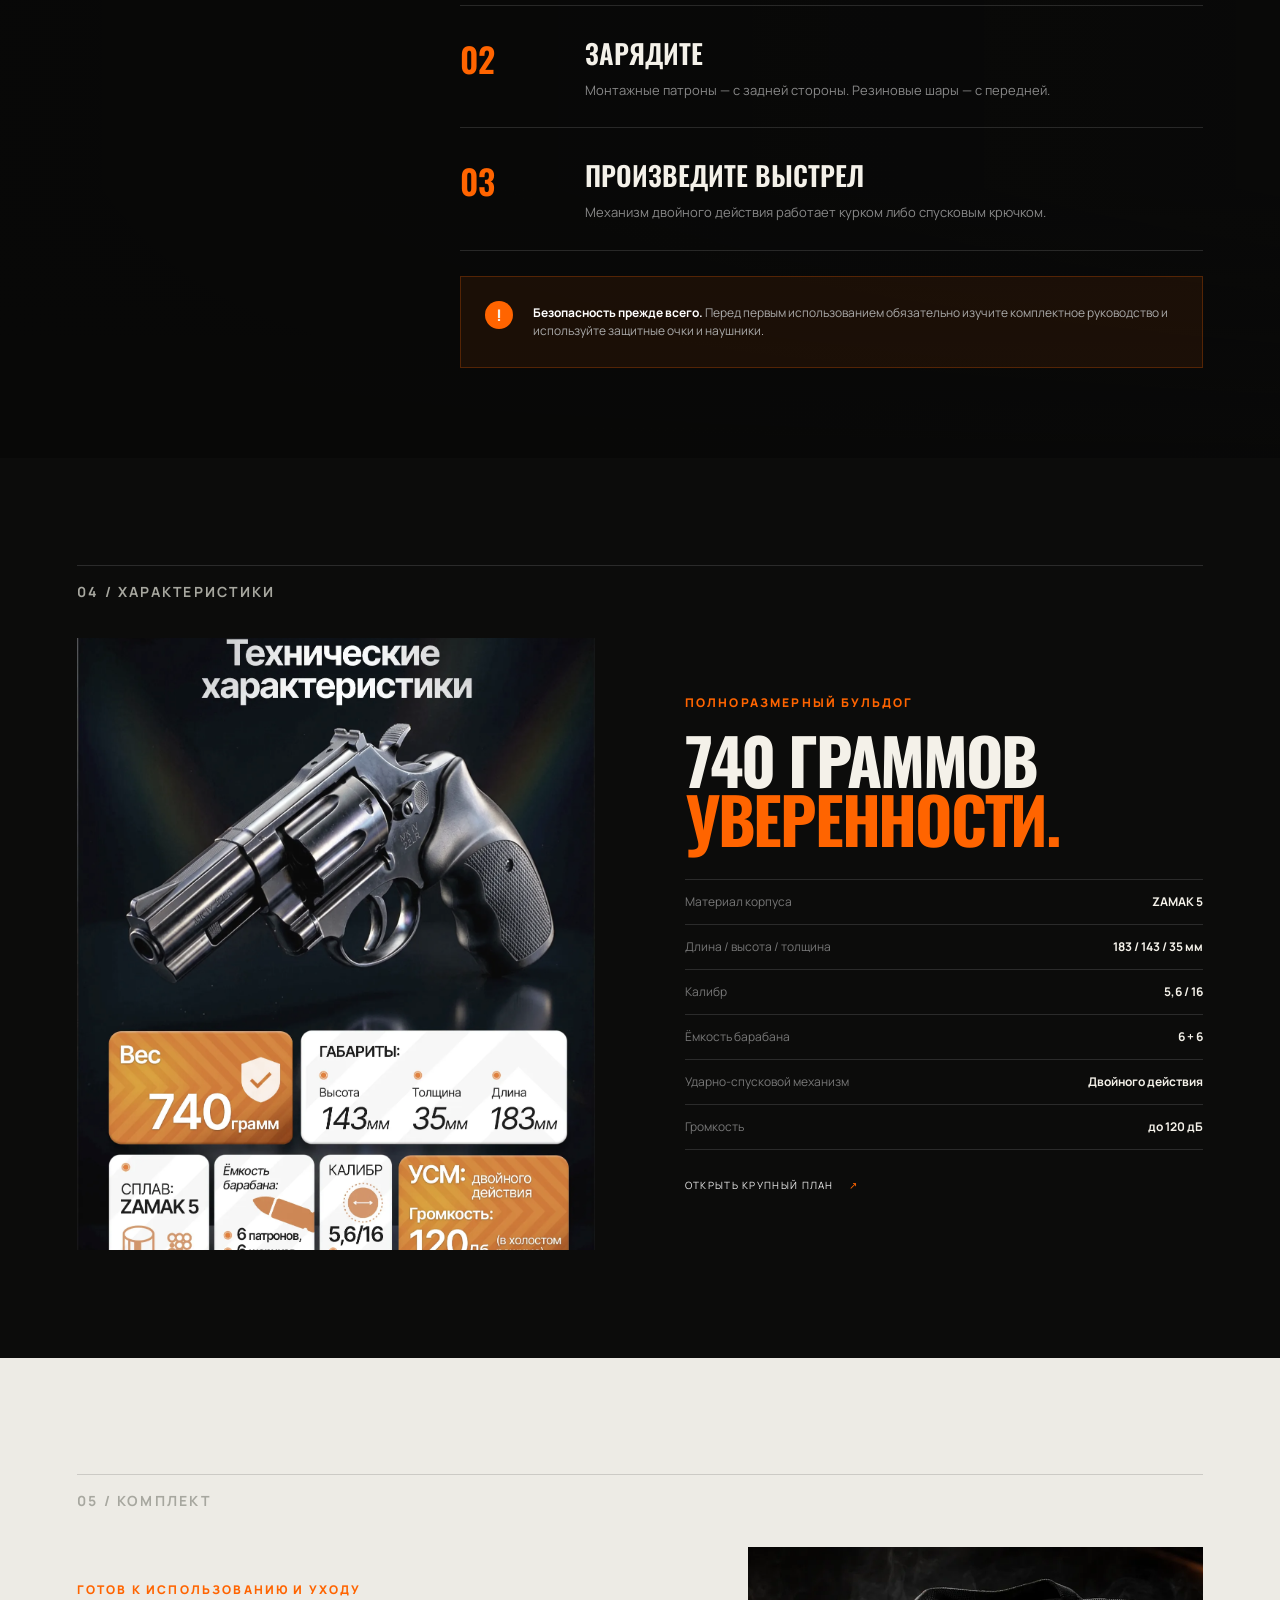
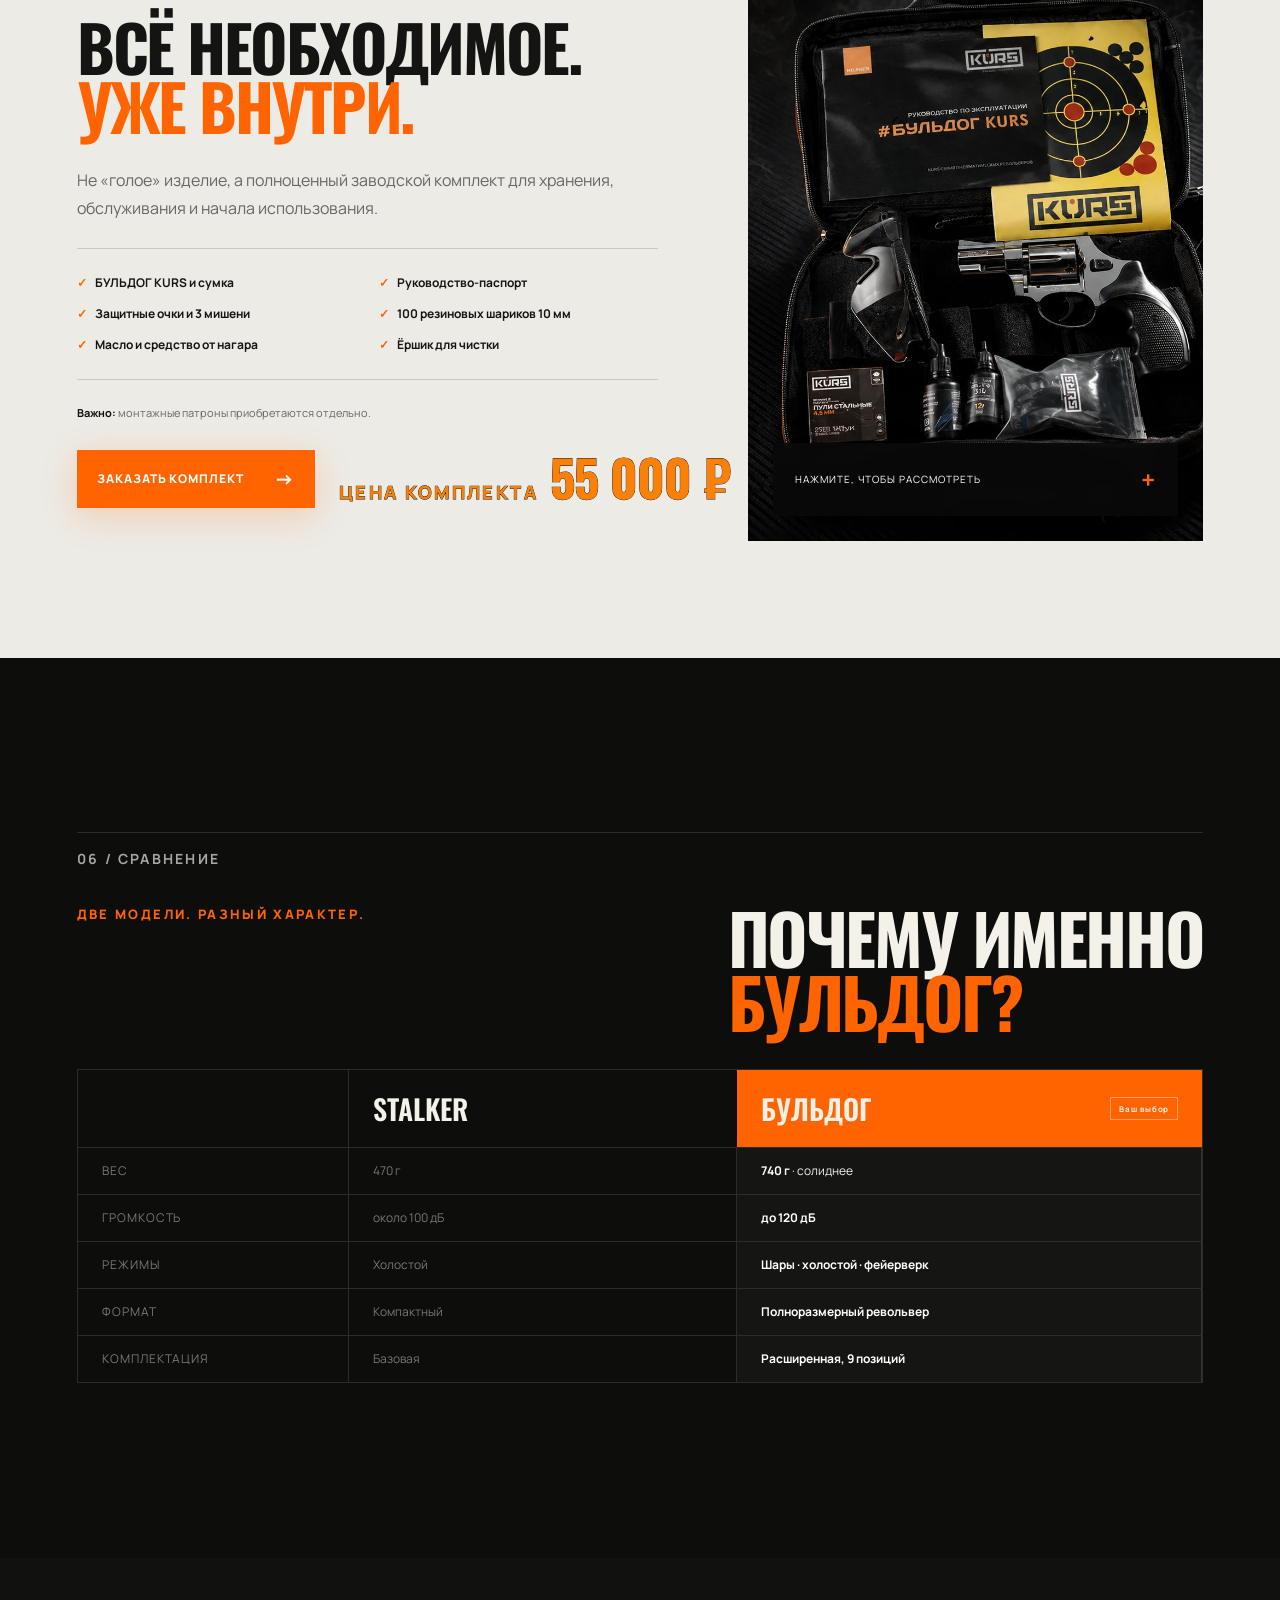
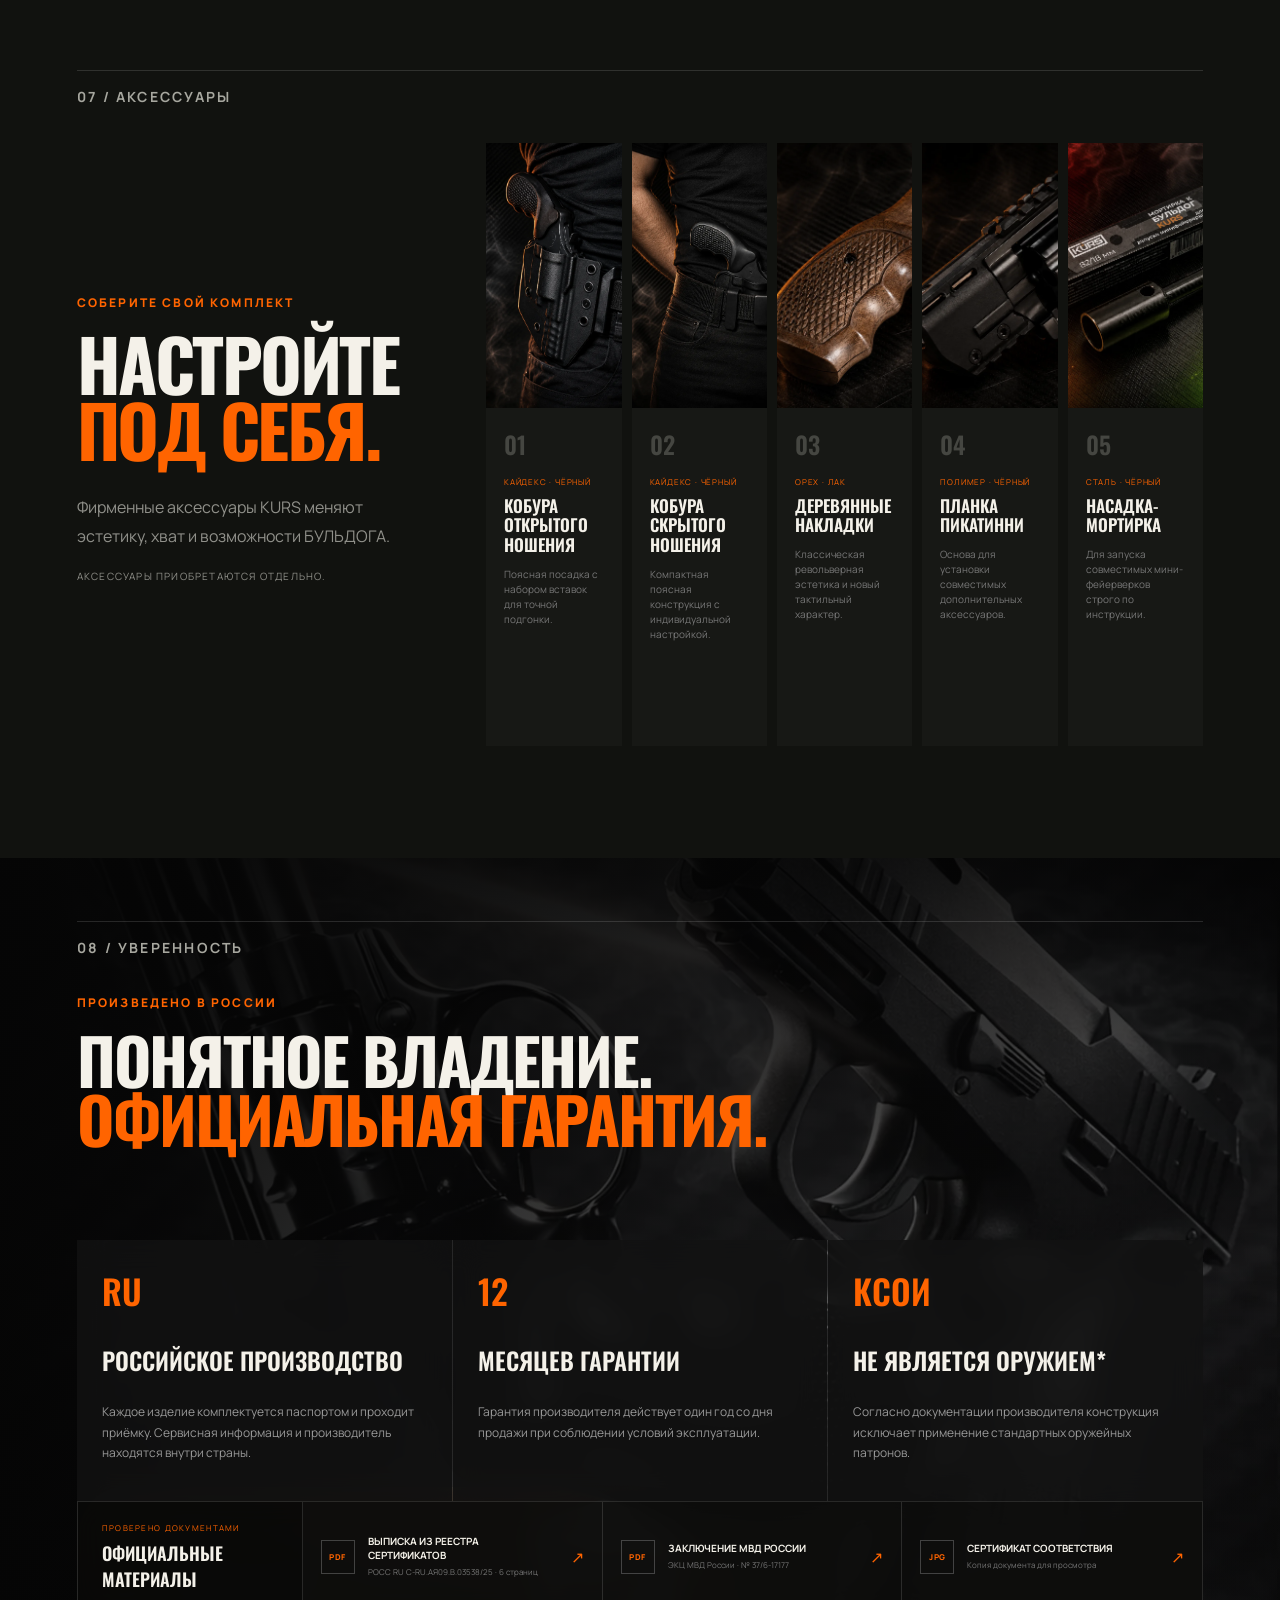
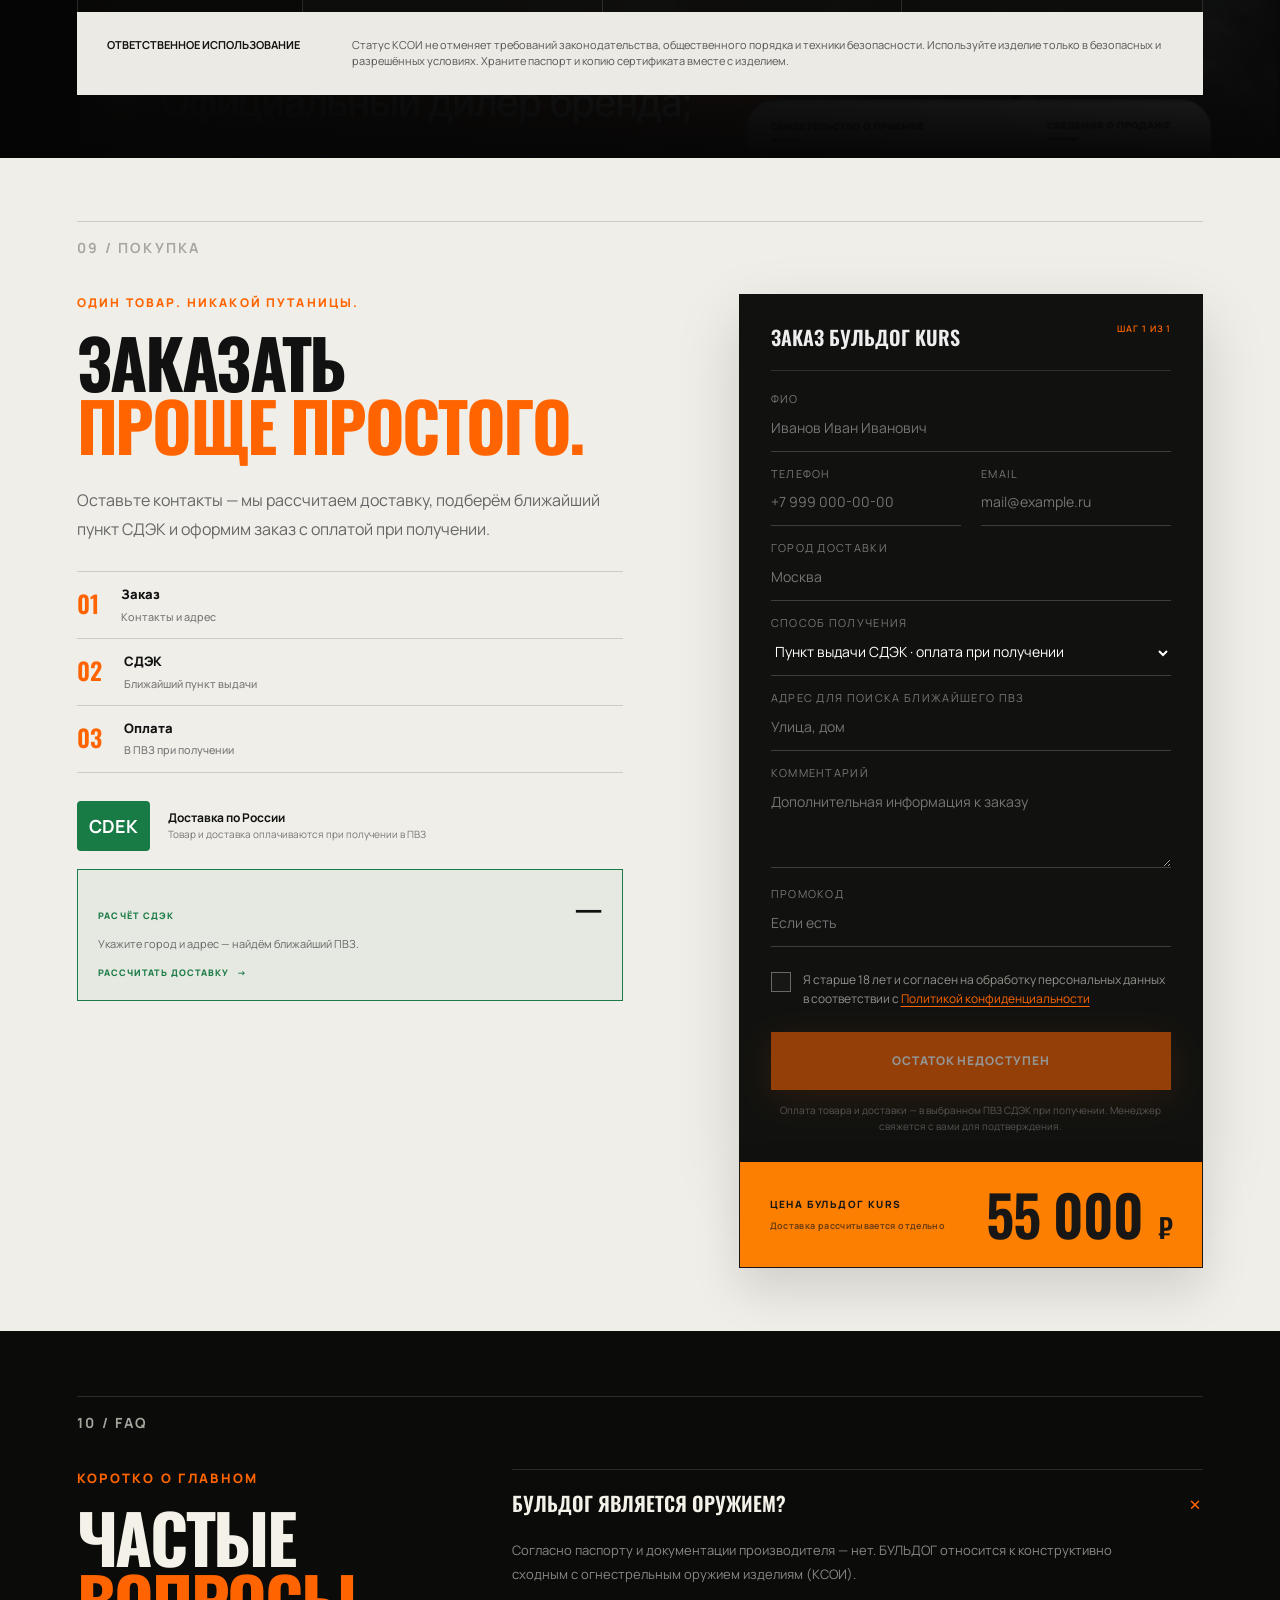
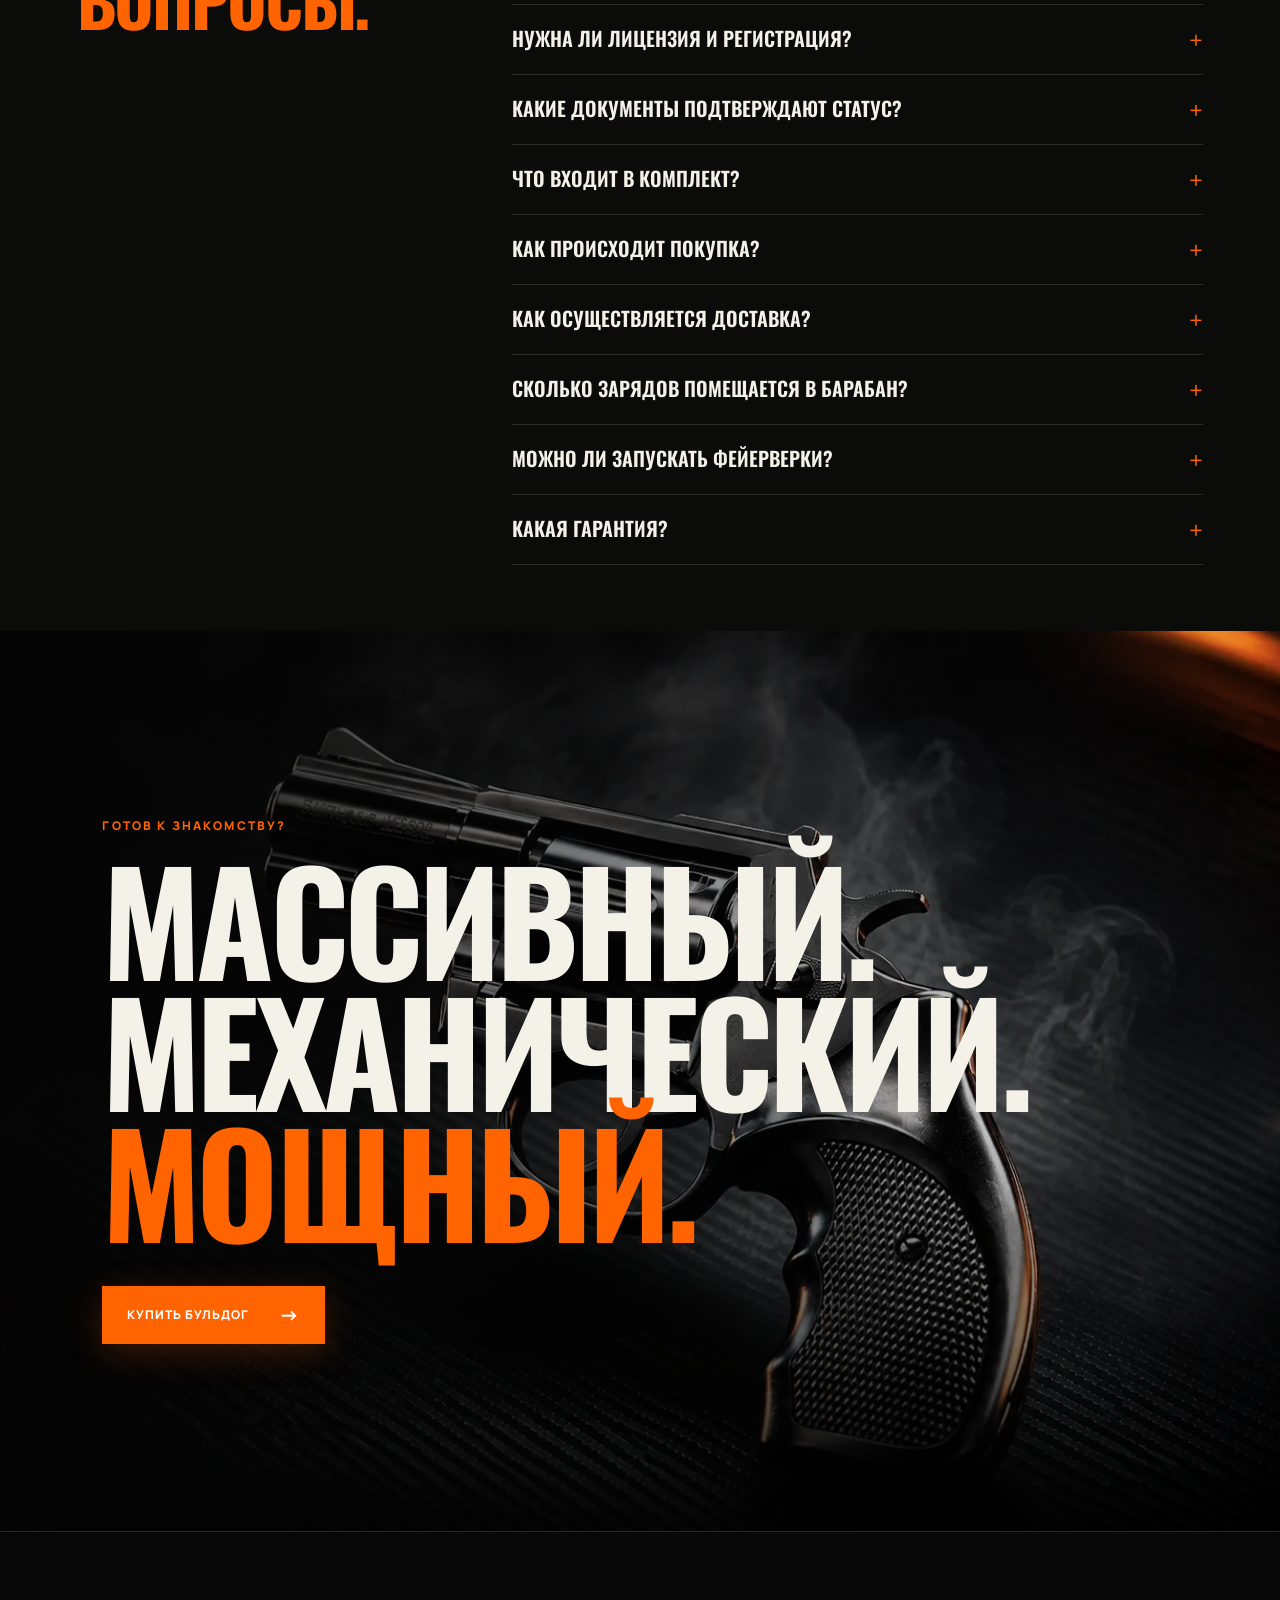
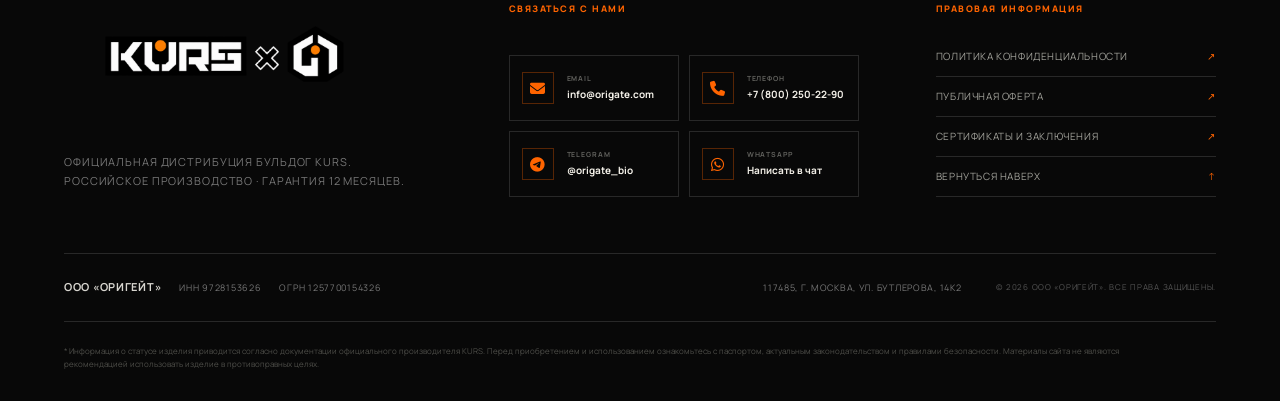
<file: public_html/index.html>
<!doctype html>
<html lang="ru">
<head>
  <meta charset="UTF-8">
  <meta name="viewport" content="width=device-width, initial-scale=1.0">
  <meta name="theme-color" content="#090909">
  <meta name="robots" content="index, follow, max-image-preview:large, max-snippet:-1, max-video-preview:-1">
  <meta name="description" content="КСОИ БУЛЬДОГ KURS российского производства: характеристики, режимы, комплектация, гарантия 12 месяцев, цена 55 000 ₽ и доставка СДЭК по России.">
  <meta property="og:type" content="product">
  <meta property="og:locale" content="ru_RU">
  <meta property="og:site_name" content="ORIGATE TACTIC">
  <meta property="og:url" content="https://origate-tactic.ru/">
  <meta property="og:title" content="БУЛЬДОГ KURS — мощный характер">
  <meta property="og:description" content="КСОИ российского производства за 55 000 ₽. Доставка СДЭК по России, оплата при получении, гарантия 12 месяцев.">
  <meta property="og:image" content="https://origate-tactic.ru/og-share-v2.png">
  <meta property="og:image:url" content="https://origate-tactic.ru/og-share-v2.png">
  <meta property="og:image:secure_url" content="https://origate-tactic.ru/og-share-v2.png">
  <meta property="og:image:type" content="image/png">
  <meta property="og:image:width" content="1200">
  <meta property="og:image:height" content="630">
  <meta property="og:image:alt" content="КСОИ БУЛЬДОГ KURS российского производства">
  <meta property="product:price:amount" content="55000">
  <meta property="product:price:currency" content="RUB">
  <meta name="twitter:card" content="summary_large_image">
  <meta name="twitter:title" content="БУЛЬДОГ KURS — мощный характер">
  <meta name="twitter:description" content="КСОИ российского производства за 55 000 ₽. Доставка СДЭК, оплата при получении.">
  <meta name="twitter:image" content="https://origate-tactic.ru/og-share-v2.png">
  <meta name="twitter:image:alt" content="КСОИ БУЛЬДОГ KURS российского производства">
  <title>КСОИ БУЛЬДОГ KURS — купить у официального дистрибьютора</title>
  <link rel="canonical" href="https://origate-tactic.ru/">
  <link rel="alternate" hreflang="ru-RU" href="https://origate-tactic.ru/">
  <link rel="alternate" hreflang="x-default" href="https://origate-tactic.ru/">
  <link rel="icon" href="favicon.png" type="image/png" sizes="any">
  <link rel="apple-touch-icon" href="favicon.png">
  <link rel="preload" href="hero-background.webp" as="image" type="image/webp" fetchpriority="high">
  <link rel="preconnect" href="https://fonts.googleapis.com">
  <link rel="preconnect" href="https://fonts.gstatic.com" crossorigin>
  <link href="https://fonts.googleapis.com/css2?family=Manrope:wght@400;500;600;700;800&family=Oswald:wght@500;600;700&display=swap" rel="stylesheet">
  <link rel="stylesheet" href="https://cdnjs.cloudflare.com/ajax/libs/font-awesome/6.7.2/css/all.min.css">
  <link rel="stylesheet" href="styles.css?v=20260902-4">
  <!-- Yandex.Metrika counter -->
  <script type="text/javascript">
    window.dataLayer = window.dataLayer || [];
    (function(m,e,t,r,i,k,a){
      m[i]=m[i]||function(){(m[i].a=m[i].a||[]).push(arguments)};
      m[i].l=1*new Date();
      for (var j = 0; j < document.scripts.length; j++) {if (document.scripts[j].src === r) { return; }}
      k=e.createElement(t),a=e.getElementsByTagName(t)[0],k.async=1,k.src=r,a.parentNode.insertBefore(k,a)
    })(window, document,'script','https://mc.yandex.ru/metrika/tag.js?id=112191143', 'ym');

    ym(112191143, 'init', {ssr:true, webvisor:true, clickmap:true, ecommerce:"dataLayer", referrer: document.referrer, url: location.href, accurateTrackBounce:true, trackLinks:true});
  </script>
  <!-- /Yandex.Metrika counter -->
  <script type="application/ld+json">
  {
    "@context": "https://schema.org",
    "@graph": [
      {
        "@type": "Organization",
        "@id": "https://origate-tactic.ru/#organization",
        "name": "ООО «ОРИГЕЙТ»",
        "url": "https://origate-tactic.ru/",
        "logo": "https://origate-tactic.ru/kursXorigate.png",
        "email": "info@origate.com",
        "telephone": "+7-800-250-22-90",
        "taxID": "9728153626",
        "identifier": "ОГРН 1257700154326",
        "address": {
          "@type": "PostalAddress",
          "postalCode": "117485",
          "addressCountry": "RU",
          "addressLocality": "Москва",
          "streetAddress": "ул. Бутлерова, 14к2"
        },
        "sameAs": [
          "https://t.me/origate_bio",
          "https://wa.me/message/SS2ZXF72IT3LB1"
        ]
      },
      {
        "@type": "WebSite",
        "@id": "https://origate-tactic.ru/#website",
        "url": "https://origate-tactic.ru/",
        "name": "ORIGATE TACTIC — БУЛЬДОГ KURS",
        "inLanguage": "ru-RU",
        "publisher": {"@id": "https://origate-tactic.ru/#organization"}
      },
      {
        "@type": "Product",
        "@id": "https://origate-tactic.ru/#product",
        "name": "КСОИ БУЛЬДОГ KURS",
        "description": "Полноразмерное конструктивно сходное с оружием изделие российского производства с металлическим корпусом и тремя режимами использования.",
        "image": [
          "https://origate-tactic.ru/og-share-v2.png",
          "https://origate-tactic.ru/bulldog-specs.webp",
          "https://origate-tactic.ru/kit-new.webp"
        ],
        "sku": "00000050201",
        "brand": {"@type": "Brand", "name": "KURS"},
        "manufacturer": {"@type": "Organization", "name": "KURS", "url": "https://kursrus.ru/"},
        "offers": {
          "@type": "Offer",
          "url": "https://origate-tactic.ru/#order",
          "priceCurrency": "RUB",
          "price": "55000",
          "itemCondition": "https://schema.org/NewCondition",
          "seller": {"@id": "https://origate-tactic.ru/#organization"}
        }
      },
      {
        "@type": "FAQPage",
        "@id": "https://origate-tactic.ru/#faq-schema",
        "mainEntity": [
          {"@type": "Question", "name": "БУЛЬДОГ является оружием?", "acceptedAnswer": {"@type": "Answer", "text": "Согласно паспорту и документации производителя — нет. БУЛЬДОГ относится к конструктивно сходным с огнестрельным оружием изделиям (КСОИ)."}},
          {"@type": "Question", "name": "Нужна ли лицензия и регистрация?", "acceptedAnswer": {"@type": "Answer", "text": "Производитель указывает, что для изделия не требуется лицензия и регистрация. Владелец обязан соблюдать применимые требования законодательства и правила использования."}},
          {"@type": "Question", "name": "Какие документы подтверждают статус?", "acceptedAnswer": {"@type": "Answer", "text": "Вместе с изделием передаются паспорт и сопроводительные документы. На сайте также доступны выписка из реестра сертификатов, заключение ЭКЦ МВД России и копия сертификата соответствия. Они подтверждают заявленный статус КСОИ; рекомендуем хранить документы вместе с изделием."}},
          {"@type": "Question", "name": "Что входит в комплект?", "acceptedAnswer": {"@type": "Answer", "text": "БУЛЬДОГ, сумка, паспорт, защитные очки, 3 мишени, 100 шариков и набор средств для обслуживания. Монтажные патроны приобретаются отдельно."}},
          {"@type": "Question", "name": "Как происходит покупка?", "acceptedAnswer": {"@type": "Answer", "text": "Оформите заявку и выберите ближайший ПВЗ СДЭК. Мы подготовим и отправим заказ, после чего на указанный номер телефона придёт SMS с данными отправления. Когда заказ будет готов к выдаче, СДЭК направит отдельное уведомление. Товар и доставка оплачиваются при получении в ПВЗ."}},
          {"@type": "Question", "name": "Как осуществляется доставка?", "acceptedAnswer": {"@type": "Answer", "text": "Заказы доставляет СДЭК до выбранного ПВЗ. Стоимость и срок рассчитываются до оформления заявки. Изделие отправляется в заводской комплектации, а паспорт и сопроводительные документы вкладываются в отправление. О поступлении заказа СДЭК уведомит по номеру телефона."}},
          {"@type": "Question", "name": "Сколько зарядов помещается в барабан?", "acceptedAnswer": {"@type": "Answer", "text": "Барабан рассчитан на 6 совместимых монтажных патронов и 6 резиновых шариков диаметром 10 мм."}},
          {"@type": "Question", "name": "Можно ли запускать фейерверки?", "acceptedAnswer": {"@type": "Answer", "text": "Да, с отдельной стальной насадкой-мортиркой и совместимыми мини-фейерверками KURS — строго по инструкции и в разрешённых местах."}},
          {"@type": "Question", "name": "Какая гарантия?", "acceptedAnswer": {"@type": "Answer", "text": "12 месяцев со дня продажи. Полные условия указаны в паспорте изделия."}}
        ]
      }
    ]
  }
  </script>
</head>
<body class="age-locked">
  <noscript><div><img src="https://mc.yandex.ru/watch/112191143" style="position:absolute; left:-9999px;" alt=""></div></noscript>
  <div class="noise" aria-hidden="true"></div>
  <div class="scroll-progress" aria-hidden="true"><span></span></div>

  <div class="age-gate" id="ageGate" role="dialog" aria-modal="true" aria-labelledby="ageTitle">
    <div class="age-gate__backdrop"></div>
    <div class="age-gate__panel">
      <div class="age-gate__mark" aria-hidden="true">
        <img src="kursXorigate.png" alt="">
      </div>
      <p class="eyebrow">Доступ к материалам</p>
      <h2 id="ageTitle">Вам уже<br><span>18 лет?</span></h2>
      <p>Сайт содержит информацию о конструктивно сходном с оружием изделии. Подтвердите совершеннолетие, чтобы продолжить.</p>
      <div class="age-gate__actions">
        <button class="button button--primary" id="ageYes" type="button">Да, мне есть 18</button>
        <button class="button button--ghost" id="ageNo" type="button">Нет, покинуть сайт</button>
      </div>
      <small>Нажимая «Да», вы подтверждаете, что ознакомились с предупреждением.</small>
    </div>
  </div>

  <header class="header" id="header">
    <a class="brand brand--collab" href="#top" aria-label="KURS × ORIGATE — на главную">
      <img src="kursXorigate.png" alt="KURS × ORIGATE">
    </a>
    <nav class="nav" aria-label="Главная навигация">
      <a href="#modes">Возможности</a>
      <a href="#specs">Характеристики</a>
      <a href="#kit">Комплект</a>
      <a href="#faq">Вопросы</a>
      <span class="nav__contacts">
        <a href="mailto:info@origate.com" aria-label="Написать на Email" title="info@origate.com"><i class="fa-solid fa-envelope" aria-hidden="true"></i></a>
        <a href="tel:+78002502290" aria-label="Позвонить" title="+7 (800) 250-22-90"><i class="fa-solid fa-phone" aria-hidden="true"></i></a>
        <a href="https://t.me/origate_bio" target="_blank" rel="noopener" aria-label="Telegram" title="Telegram"><i class="fa-brands fa-telegram" aria-hidden="true"></i></a>
        <a href="https://wa.me/message/SS2ZXF72IT3LB1" target="_blank" rel="noopener" aria-label="WhatsApp" title="WhatsApp"><i class="fa-brands fa-whatsapp" aria-hidden="true"></i></a>
      </span>
    </nav>
    <div class="header-contacts" aria-label="Контакты">
      <a href="mailto:info@origate.com" aria-label="Написать на Email" data-label="Email"><i class="fa-solid fa-envelope" aria-hidden="true"></i></a>
      <a href="tel:+78002502290" aria-label="Позвонить" data-label="Телефон"><i class="fa-solid fa-phone" aria-hidden="true"></i></a>
      <a href="https://t.me/origate_bio" target="_blank" rel="noopener" aria-label="Telegram" data-label="Telegram"><i class="fa-brands fa-telegram" aria-hidden="true"></i></a>
      <a href="https://wa.me/message/SS2ZXF72IT3LB1" target="_blank" rel="noopener" aria-label="WhatsApp" data-label="WhatsApp"><i class="fa-brands fa-whatsapp" aria-hidden="true"></i></a>
    </div>
    <a class="header__cta" href="#order">Оставить заявку <span>↗</span></a>
    <button class="menu-toggle" type="button" aria-label="Открыть меню" aria-expanded="false"><span></span><span></span></button>
  </header>

  <main id="top">
    <section class="hero">
      <div class="hero__bg" aria-hidden="true"></div>
      <div class="hero__shade" aria-hidden="true"></div>
      <div class="hero__content reveal">
        <div class="hero__status"><i></i> Российское производство</div>
        <p class="eyebrow">Конструктивно сходное с оружием изделие</p>
        <h1>Мощный<br><span>характер.</span></h1>
        <p class="hero__lead">Полноразмерная механика револьвера. Металлический корпус. Три режима для тренировочной и развлекательной стрельбы.</p>
        <div class="hero__actions">
          <a class="button button--primary" href="#order">Купить БУЛЬДОГ <span>→</span></a>
          <a class="button button--glass" href="#kit">Что в комплекте</a>
        </div>
        <div class="hero__facts">
          <span><b>Без лицензии</b>и регистрации*</span>
          <span><b>12 месяцев</b>гарантии</span>
          <span><b>Доставка СДЭК</b>по всей России</span>
        </div>
      </div>
      <div class="hero__rail" aria-hidden="true"><span>01</span><i></i><b>БУЛЬДОГ KURS</b></div>
      <a class="hero__scroll" href="#intro"><i></i> Исследовать</a>
    </section>

    <section class="intro section" id="intro">
      <div class="section__index reveal">01 / СУТЬ</div>
      <div class="intro__copy reveal">
        <p class="eyebrow">Не просто внешний вид револьвера</p>
        <h2>Механика, которую<br><span>чувствуешь в руках.</span></h2>
        <p>БУЛЬДОГ KURS — массивное КСОИ с металлическим корпусом, шестизарядным барабаном и ударно-спусковым механизмом двойного действия.</p>
      </div>
      <div class="intro__stats reveal">
        <article><strong data-count="740">0</strong><em>г</em><p>Полноразмерный металлический корпус</p></article>
        <article><strong data-count="6">0</strong><em>+6</em><p>Патронов и резиновых шаров</p></article>
        <article><strong data-count="120">0</strong><em>дБ</em><p>Громкость холостого выстрела</p></article>
        <article><strong>ZAMAK</strong><em>5</em><p>Прочный сплав корпуса</p></article>
      </div>
    </section>

    <section class="modes section" id="modes">
      <div class="section__index reveal">02 / ВОЗМОЖНОСТИ</div>
      <div class="section-heading reveal">
        <p class="eyebrow">Один БУЛЬДОГ — три сценария</p>
        <h2>Выберите<br><span>режим.</span></h2>
      </div>
      <div class="modes__stage reveal">
        <div class="modes__image">
          <img src="mode-rubber.webp" alt="БУЛЬДОГ KURS в режиме стрельбы резиновыми шарами" loading="lazy">
          <div class="modes__image-shade"></div>
          <div class="sound-waves" aria-hidden="true"><i></i><i></i><i></i></div>
        </div>
        <div class="modes__content">
          <div class="mode-tabs" role="tablist" aria-label="Режимы использования">
            <button class="mode-tab is-active" data-mode="ball" role="tab" aria-selected="true"><b>01</b> Резиновые шары</button>
            <button class="mode-tab" data-mode="blank" role="tab" aria-selected="false"><b>02</b> Холостой режим</button>
            <button class="mode-tab" data-mode="firework" role="tab" aria-selected="false"><b>03</b> Фейерверк</button>
          </div>
          <article class="mode-copy" id="modeCopy">
            <span>ОСНОВНОЙ РЕЖИМ</span>
            <h3>Точная тренировочная стрельба</h3>
            <p>В барабан устанавливаются совместимые монтажные патроны, а с передней части — резиновые шары диаметром 10 мм. Используйте только в специально предназначенных и безопасных условиях.</p>
            <div><b>10 мм</b><small>Диаметр резинового шара</small></div>
          </article>
        </div>
      </div>
    </section>

    <section class="mechanics">
      <div class="mechanics__bg" aria-hidden="true"></div>
      <div class="mechanics__inner section">
        <div class="section__index reveal">03 / МЕХАНИКА</div>
        <div class="section-heading reveal">
          <p class="eyebrow">Ничего лишнего</p>
          <h2>Три шага.<br><span>Всё по делу.</span></h2>
        </div>
        <div class="steps">
          <article class="reveal"><b>01</b><div><h3>Откройте барабан</h3><p>Откиньте шестизарядный барабан для подготовки к использованию.</p></div></article>
          <article class="reveal"><b>02</b><div><h3>Зарядите</h3><p>Монтажные патроны — с задней стороны. Резиновые шары — с передней.</p></div></article>
          <article class="reveal"><b>03</b><div><h3>Произведите выстрел</h3><p>Механизм двойного действия работает курком либо спусковым крючком.</p></div></article>
        </div>
        <div class="safety-note reveal"><span>!</span><p><b>Безопасность прежде всего.</b> Перед первым использованием обязательно изучите комплектное руководство и используйте защитные очки и наушники.</p></div>
      </div>
    </section>

    <section class="specs section" id="specs">
      <div class="section__index reveal">04 / ХАРАКТЕРИСТИКИ</div>
      <div class="specs__grid">
        <div class="specs__visual reveal">
          <div class="specs__halo" aria-hidden="true"></div>
          <img src="bulldog-specs.webp" alt="Технические характеристики БУЛЬДОГ KURS" loading="lazy">
        </div>
        <div class="specs__content reveal">
          <p class="eyebrow">Полноразмерный БУЛЬДОГ</p>
          <h2>740 граммов<br><span>уверенности.</span></h2>
          <div class="spec-list">
            <div><span>Материал корпуса</span><b>ZAMAK 5</b></div>
            <div><span>Длина / высота / толщина</span><b>183 / 143 / 35 мм</b></div>
            <div><span>Калибр</span><b>5,6 / 16</b></div>
            <div><span>Ёмкость барабана</span><b>6 + 6</b></div>
            <div><span>Ударно-спусковой механизм</span><b>Двойного действия</b></div>
            <div><span>Громкость</span><b>до 120 дБ</b></div>
          </div>
          <button class="text-link js-open-gallery" type="button">Открыть крупный план <span>↗</span></button>
        </div>
      </div>
    </section>

    <section class="kit section" id="kit">
      <div class="section__index reveal">05 / КОМПЛЕКТ</div>
      <div class="kit__grid">
        <div class="kit__copy reveal">
          <p class="eyebrow">Готов к использованию и уходу</p>
          <h2>Всё необходимое.<br><span>Уже внутри.</span></h2>
          <p>Не «голое» изделие, а полноценный заводской комплект для хранения, обслуживания и начала использования.</p>
          <ul class="check-list">
            <li>БУЛЬДОГ KURS и сумка</li><li>Руководство-паспорт</li><li>Защитные очки и 3 мишени</li><li>100 резиновых шариков 10 мм</li><li>Масло и средство от нагара</li><li>Ёршик для чистки</li>
          </ul>
          <div class="kit__warning"><b>Важно:</b> монтажные патроны приобретаются отдельно.</div>
          <div class="kit__purchase">
            <a class="button button--primary" href="#order">Заказать комплект <span>→</span></a>
            <div class="kit__price js-product-price" aria-label="Цена комплекта 55 000 рублей">
              <span>Цена комплекта</span>
              <strong><span class="js-product-price-value">55 000</span> ₽</strong>
            </div>
          </div>
        </div>
        <button class="kit__image reveal js-open-gallery" type="button" aria-label="Открыть фотографию комплектации">
          <img src="kit-new.webp" alt="Полная комплектация БУЛЬДОГ KURS" loading="lazy">
          <span>Нажмите, чтобы рассмотреть <b>+</b></span>
        </button>
      </div>
    </section>

    <section class="compare section">
      <div class="section__index reveal">06 / СРАВНЕНИЕ</div>
      <div class="section-heading reveal">
        <p class="eyebrow">Две модели. Разный характер.</p>
        <h2>Почему именно<br><span>БУЛЬДОГ?</span></h2>
      </div>
      <div class="compare__table reveal">
        <div class="compare__head"><span></span><b>STALKER</b><b class="is-bulldog">БУЛЬДОГ <small>Ваш выбор</small></b></div>
        <div><span>Вес</span><p>470 г</p><p><b>740 г</b> · солиднее</p></div>
        <div><span>Громкость</span><p>около 100 дБ</p><p><b>до 120 дБ</b></p></div>
        <div><span>Режимы</span><p>Холостой</p><p><b>Шары · холостой · фейерверк</b></p></div>
        <div><span>Формат</span><p>Компактный</p><p><b>Полноразмерный револьвер</b></p></div>
        <div><span>Комплектация</span><p>Базовая</p><p><b>Расширенная, 9 позиций</b></p></div>
      </div>
    </section>

    <section class="accessories section">
      <div class="section__index reveal">07 / АКСЕССУАРЫ</div>
      <div class="accessories__layout">
        <div class="accessories__sticky reveal">
          <p class="eyebrow">Соберите свой комплект</p>
          <h2>Настройте<br><span>под себя.</span></h2>
          <p>Фирменные аксессуары KURS меняют эстетику, хват и возможности БУЛЬДОГА.</p>
          <p class="muted">Аксессуары приобретаются отдельно.</p>
        </div>
        <div class="accessories__cards">
          <article class="reveal"><img src="accessory-holster-open.webp" alt="Кобура открытого ношения" loading="lazy"><div><b>01</b><span>Кайдекс · чёрный</span><h3>Кобура открытого ношения</h3><p>Поясная посадка с набором вставок для точной подгонки.</p></div></article>
          <article class="reveal"><img src="accessory-holster-concealed.webp" alt="Кобура скрытого ношения" loading="lazy"><div><b>02</b><span>Кайдекс · чёрный</span><h3>Кобура скрытого ношения</h3><p>Компактная поясная конструкция с индивидуальной настройкой.</p></div></article>
          <article class="reveal"><img src="accessory-wood.webp" alt="Деревянные накладки для БУЛЬДОГ KURS" loading="lazy"><div><b>03</b><span>Орех · лак</span><h3>Деревянные накладки</h3><p>Классическая револьверная эстетика и новый тактильный характер.</p></div></article>
          <article class="reveal"><img src="accessory-picatiny.webp" alt="Планка Пикатинни для БУЛЬДОГ KURS" loading="lazy"><div><b>04</b><span>Полимер · чёрный</span><h3>Планка Пикатинни</h3><p>Основа для установки совместимых дополнительных аксессуаров.</p></div></article>
          <article class="reveal"><img src="accessory-mortar.webp" alt="Насадка-мортирка для БУЛЬДОГ KURS" loading="lazy"><div><b>05</b><span>Сталь · чёрный</span><h3>Насадка-мортирка</h3><p>Для запуска совместимых мини-фейерверков строго по инструкции.</p></div></article>
        </div>
      </div>
    </section>

    <section class="trust">
      <div class="trust__bg" aria-hidden="true"></div>
      <div class="trust__inner section">
        <div class="section__index reveal">08 / УВЕРЕННОСТЬ</div>
        <div class="trust__top reveal">
          <p class="eyebrow">Произведено в России</p>
          <h2>Понятное владение.<br><span>Официальная гарантия.</span></h2>
        </div>
        <div class="trust__cards">
          <article class="reveal"><span>RU</span><h3>Российское производство</h3><p>Каждое изделие комплектуется паспортом и проходит приёмку. Сервисная информация и производитель находятся внутри страны.</p></article>
          <article class="reveal"><span>12</span><h3>Месяцев гарантии</h3><p>Гарантия производителя действует один год со дня продажи при соблюдении условий эксплуатации.</p></article>
          <article class="reveal"><span>КСОИ</span><h3>Не является оружием*</h3><p>Согласно документации производителя конструкция исключает применение стандартных оружейных патронов.</p></article>
        </div>
        <div class="legal-documents reveal" aria-label="Юридическая документация">
          <div class="legal-documents__title"><span>Проверено документами</span><b>Официальные материалы</b></div>
          <a href="certificate-registry-extract.pdf" target="_blank" rel="noopener">
            <span class="legal-documents__type">PDF</span><span><b>Выписка из реестра сертификатов</b><small>РОСС RU С-RU.АЯ09.В.03538/25 · 6 страниц</small></span><i>↗</i>
          </a>
          <a href="mvd-conclusion.pdf" target="_blank" rel="noopener">
            <span class="legal-documents__type">PDF</span><span><b>Заключение МВД России</b><small>ЭКЦ МВД России · № 37/6-17177</small></span><i>↗</i>
          </a>
          <a href="certificate-conformity.jpg" target="_blank" rel="noopener">
            <span class="legal-documents__type">JPG</span><span><b>Сертификат соответствия</b><small>Копия документа для просмотра</small></span><i>↗</i>
          </a>
        </div>
        <div class="legal reveal"><b>Ответственное использование</b><p>Статус КСОИ не отменяет требований законодательства, общественного порядка и техники безопасности. Используйте изделие только в безопасных и разрешённых условиях. Храните паспорт и копию сертификата вместе с изделием.</p></div>
      </div>
    </section>

    <section class="order section" id="order">
      <div class="section__index reveal">09 / ПОКУПКА</div>
      <div class="order__grid">
        <div class="order__copy reveal">
          <p class="eyebrow">Один товар. Никакой путаницы.</p>
          <h2>Заказать<br><span>проще простого.</span></h2>
          <p>Оставьте контакты — мы рассчитаем доставку, подберём ближайший пункт СДЭК и оформим заказ с оплатой при получении.</p>
          <ol class="order-flow"><li><b>01</b><span>Заказ<small>Контакты и адрес</small></span></li><li><b>02</b><span>СДЭК<small>Ближайший пункт выдачи</small></span></li><li><b>03</b><span>Оплата<small>В ПВЗ при получении</small></span></li></ol>
          <div class="delivery-line"><span>CDEK</span><p><b>Доставка по России</b><small>Товар и доставка оплачиваются при получении в ПВЗ</small></p></div>
          <div class="delivery-quote" id="deliveryQuote" aria-live="polite">
            <div class="delivery-quote__head"><span>Расчёт СДЭК</span><b id="deliveryQuoteAmount">—</b></div>
            <p id="deliveryQuoteStatus">Укажите город и адрес — найдём ближайший ПВЗ.</p>
            <div class="delivery-quote__pvz" id="deliveryQuotePvz" hidden></div>
            <button type="button" id="calculateDelivery">Рассчитать доставку <span>→</span></button>
          </div>
        </div>
        <div class="order__purchase">
        <form class="order-form reveal" id="orderForm" novalidate>
          <input name="delivery_quote" id="deliveryQuoteToken" type="hidden" value="">
          <div class="order-form__head"><span>Заказ БУЛЬДОГ KURS</span><b>Шаг 1 из 1</b></div>
          <label>ФИО<input name="name" type="text" placeholder="Иванов Иван Иванович" autocomplete="name" minlength="5" maxlength="120" required></label>
          <div class="order-form__row">
            <label>Телефон<input name="phone" type="tel" inputmode="tel" placeholder="+7 999 000-00-00" autocomplete="tel" maxlength="30" required></label>
            <label>Email<input name="email" type="email" inputmode="email" placeholder="mail@example.ru" autocomplete="email" maxlength="190" required></label>
          </div>
          <label>Город доставки<input name="city" type="text" placeholder="Москва" autocomplete="address-level2" required></label>
          <label class="select-label">Способ получения<select name="delivery" required><option value="ПВЗ">Пункт выдачи СДЭК · оплата при получении</option></select></label>
          <label>Адрес для поиска ближайшего ПВЗ<input name="address" type="text" placeholder="Улица, дом" autocomplete="street-address" maxlength="250" required></label>
          <label>Комментарий<textarea name="comment" placeholder="Дополнительная информация к заказу" maxlength="1000" rows="3"></textarea></label>
          <label>Промокод<input name="promo_code" type="text" placeholder="Если есть" maxlength="40" autocapitalize="characters"></label>
          <div class="order-form__trap" aria-hidden="true"><label>Ваш сайт<input name="website" type="text" tabindex="-1" autocomplete="off"></label></div>
          <label class="checkbox"><input name="consent" type="checkbox" value="1" required><span>Я старше 18 лет и согласен на обработку персональных данных в соответствии с <a href="privacy.html" target="_blank">Политикой конфиденциальности</a></span></label>
          <button class="button button--primary" type="submit">Оформить заказ <span>→</span></button>
          <small>Оплата товара и доставки — в выбранном ПВЗ СДЭК при получении. Менеджер свяжется с вами для подтверждения.</small>
        </form>
        <div class="product-price js-product-price reveal" aria-label="Цена товара 55 000 рублей">
          <div><span>Цена БУЛЬДОГ KURS</span><small>Доставка рассчитывается отдельно</small></div>
          <strong><span class="js-product-price-value">55 000</span> <b>₽</b></strong>
        </div>
        </div>
      </div>
    </section>

    <section class="faq section" id="faq">
      <div class="section__index reveal">10 / FAQ</div>
      <div class="faq__grid">
        <div class="section-heading reveal"><p class="eyebrow">Коротко о главном</p><h2>Частые<br><span>вопросы.</span></h2></div>
        <div class="faq__list reveal">
          <details open><summary>БУЛЬДОГ является оружием?<i>+</i></summary><p>Согласно паспорту и документации производителя — нет. БУЛЬДОГ относится к конструктивно сходным с огнестрельным оружием изделиям (КСОИ).</p></details>
          <details><summary>Нужна ли лицензия и регистрация?<i>+</i></summary><p>Производитель указывает, что для изделия не требуется лицензия и регистрация. Владелец обязан соблюдать применимые требования законодательства и правила использования.</p></details>
          <details><summary>Какие документы подтверждают статус?<i>+</i></summary><p>Вместе с изделием передаются паспорт и сопроводительные документы. На сайте также доступны выписка из реестра сертификатов, заключение ЭКЦ МВД России и копия сертификата соответствия. Они подтверждают заявленный статус КСОИ; рекомендуем хранить документы вместе с изделием.</p></details>
          <details><summary>Что входит в комплект?<i>+</i></summary><p>БУЛЬДОГ, сумка, паспорт, защитные очки, 3 мишени, 100 шариков и набор средств для обслуживания. Монтажные патроны приобретаются отдельно.</p></details>
          <details><summary>Как происходит покупка?<i>+</i></summary><p>Оформите заявку и выберите ближайший ПВЗ СДЭК. Мы подготовим и отправим заказ, после чего на указанный номер телефона придёт SMS с данными отправления. Когда заказ будет готов к выдаче, СДЭК направит отдельное уведомление. Товар и доставка оплачиваются при получении в ПВЗ.</p></details>
          <details><summary>Как осуществляется доставка?<i>+</i></summary><p>Заказы доставляет СДЭК до выбранного ПВЗ. Стоимость и срок рассчитываются до оформления заявки. Изделие отправляется в заводской комплектации, а паспорт и сопроводительные документы вкладываются в отправление. О поступлении заказа СДЭК уведомит по номеру телефона.</p></details>
          <details><summary>Сколько зарядов помещается в барабан?<i>+</i></summary><p>Барабан рассчитан на 6 совместимых монтажных патронов и 6 резиновых шариков диаметром 10 мм.</p></details>
          <details><summary>Можно ли запускать фейерверки?<i>+</i></summary><p>Да, с отдельной стальной насадкой-мортиркой и совместимыми мини-фейерверками KURS — строго по инструкции и в разрешённых местах.</p></details>
          <details><summary>Какая гарантия?<i>+</i></summary><p>12 месяцев со дня продажи. Полные условия указаны в паспорте изделия.</p></details>
        </div>
      </div>
    </section>

    <section class="final-cta">
      <div class="final-cta__bg" aria-hidden="true"></div>
      <div class="final-cta__content reveal">
        <p class="eyebrow">Готов к знакомству?</p>
        <h2>Массивный.<br>Механический.<br><span>Мощный.</span></h2>
        <a class="button button--primary" href="#order">Купить БУЛЬДОГ <span>→</span></a>
      </div>
    </section>
  </main>

  <footer class="footer" id="contacts">
    <div class="footer__main">
      <div class="footer__brand">
        <a href="#top" aria-label="KURS × ORIGATE — наверх"><img src="kursXorigate.png" alt="KURS × ORIGATE"></a>
        <p>Официальная дистрибуция БУЛЬДОГ KURS.<br>Российское производство · гарантия 12 месяцев.</p>
      </div>
      <div class="footer__contacts">
        <span class="footer__label">Связаться с нами</span>
        <a href="mailto:info@origate.com"><i class="fa-solid fa-envelope" aria-hidden="true"></i><span><small>Email</small>info@origate.com</span></a>
        <a href="tel:+78002502290"><i class="fa-solid fa-phone" aria-hidden="true"></i><span><small>Телефон</small>+7 (800) 250-22-90</span></a>
        <a href="https://t.me/origate_bio" target="_blank" rel="noopener"><i class="fa-brands fa-telegram" aria-hidden="true"></i><span><small>Telegram</small>@origate_bio</span></a>
        <a href="https://wa.me/message/SS2ZXF72IT3LB1" target="_blank" rel="noopener"><i class="fa-brands fa-whatsapp" aria-hidden="true"></i><span><small>WhatsApp</small>Написать в чат</span></a>
      </div>
      <div class="footer__legal-links">
        <span class="footer__label">Правовая информация</span>
        <a href="privacy.html">Политика конфиденциальности <i>↗</i></a>
        <a href="offer.html">Публичная оферта <i>↗</i></a>
        <a href="certificate-registry-extract.pdf" target="_blank" rel="noopener">Сертификаты и заключения <i>↗</i></a>
        <a href="#top">Вернуться наверх <i>↑</i></a>
      </div>
    </div>
    <div class="footer__company">
      <p><b>ООО «ОРИГЕЙТ»</b><span>ИНН 9728153626</span><span>ОГРН 1257700154326</span></p>
      <address>117485, г. Москва, ул. Бутлерова, 14к2</address>
      <small>© 2026 ООО «ОРИГЕЙТ». Все права защищены.</small>
    </div>
    <div class="footer__notice">* Информация о статусе изделия приводится согласно документации официального производителя KURS. Перед приобретением и использованием ознакомьтесь с паспортом, актуальным законодательством и правилами безопасности. Материалы сайта не являются рекомендацией использовать изделие в противоправных целях.</div>
  </footer>

  <dialog class="gallery" id="gallery">
    <button class="gallery__close" type="button" aria-label="Закрыть">×</button>
    <img src="bulldog-specs.webp" alt="БУЛЬДОГ KURS — подробное изображение">
  </dialog>

  <aside class="quick-cylinder" id="quickCylinder" aria-label="Быстрые действия">
    <nav class="quick-cylinder__actions" aria-label="Быстрые ссылки">
      <a href="https://t.me/origate_bio" target="_blank" rel="noopener" aria-label="Написать в Telegram" title="Telegram">
        <i class="fa-brands fa-telegram" aria-hidden="true"></i>
      </a>
      <a href="#order" aria-label="Перейти к форме заявки" title="Оставить заявку">
        <i class="fa-solid fa-cart-shopping" aria-hidden="true"></i>
      </a>
      <a href="#top" aria-label="Вернуться наверх" title="Наверх">
        <i class="fa-solid fa-arrow-up" aria-hidden="true"></i>
      </a>
    </nav>
    <button class="quick-cylinder__trigger" type="button" aria-expanded="false" aria-label="Открыть быстрые действия">
      <span class="quick-cylinder__drum" aria-hidden="true">
        <span class="quick-cylinder__loaded"></span>
        <img class="quick-cylinder__face" src="barrel-transparent.png" alt="">
      </span>
    </button>
  </aside>

  <div class="toast" id="toast" role="status" aria-live="polite"><b></b><span></span></div>
  <script src="script.js?v=20260903-1"></script>
</body>
</html>
</file>
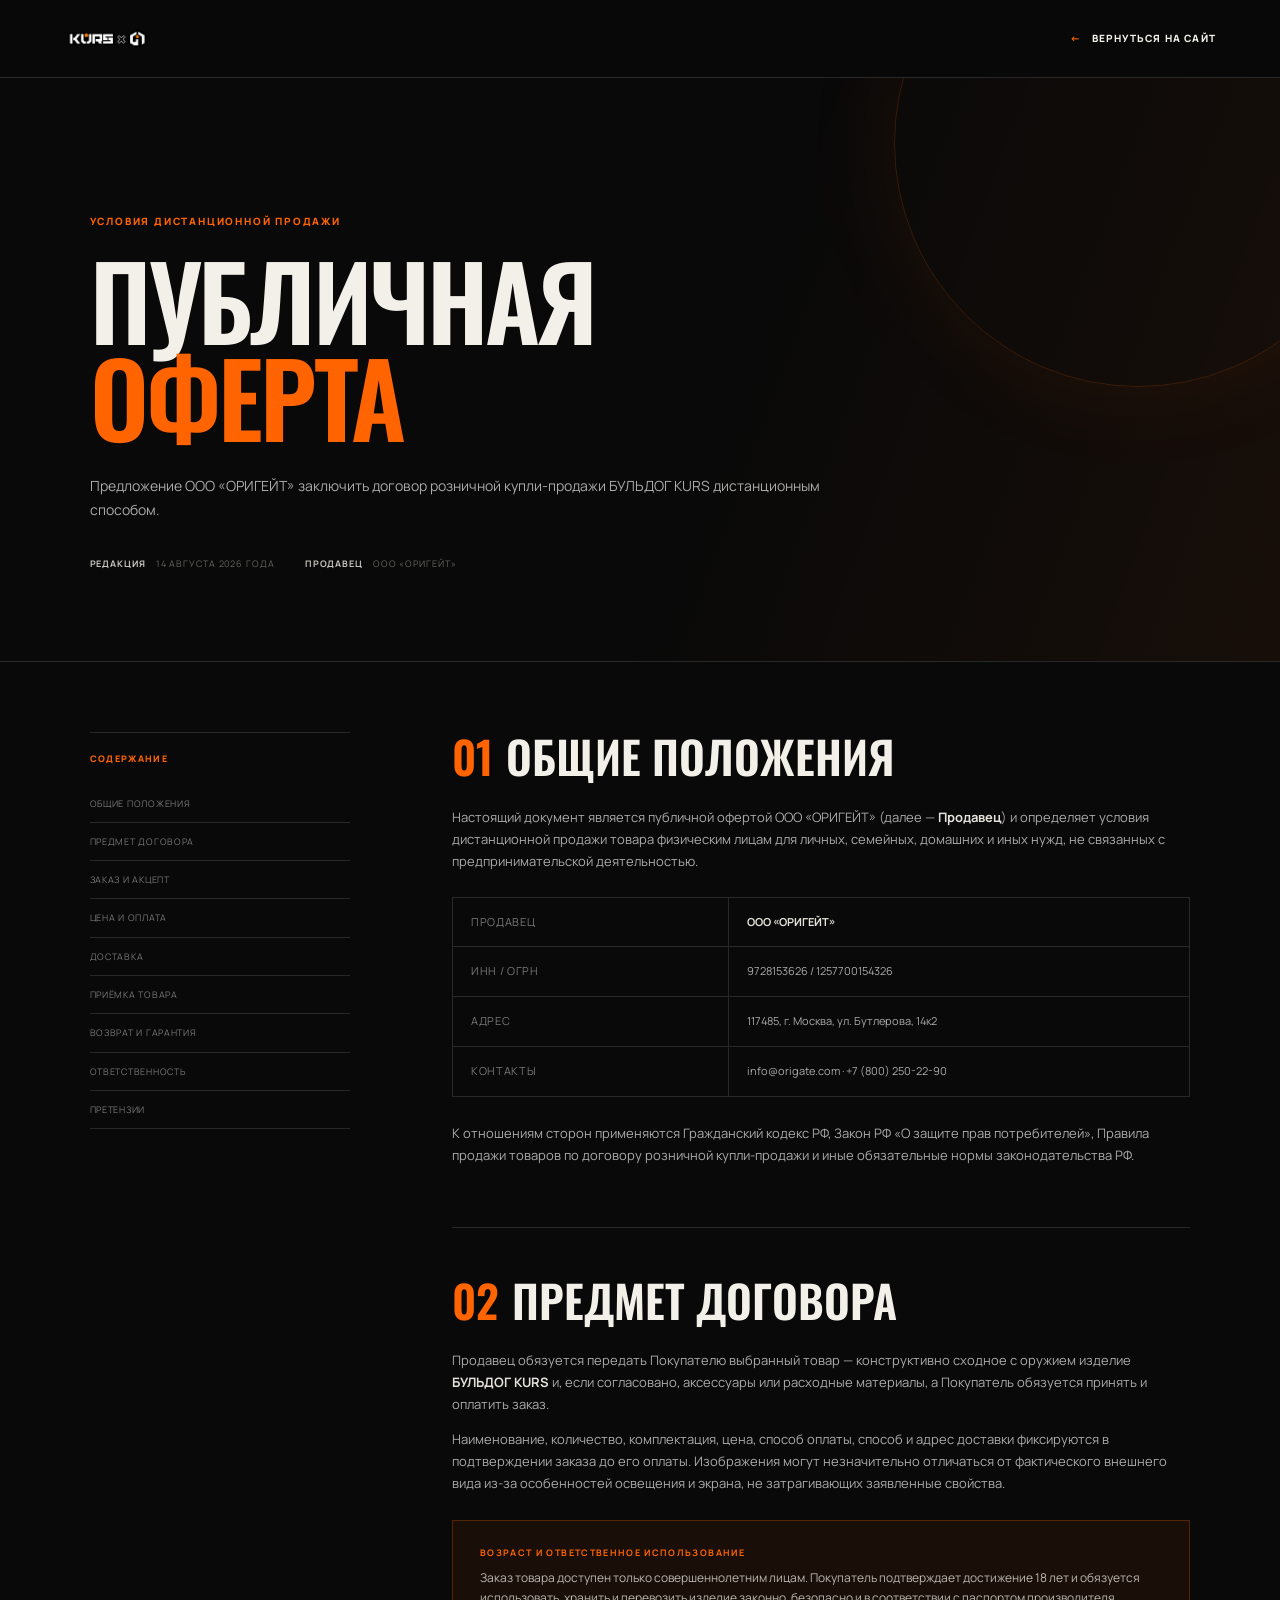
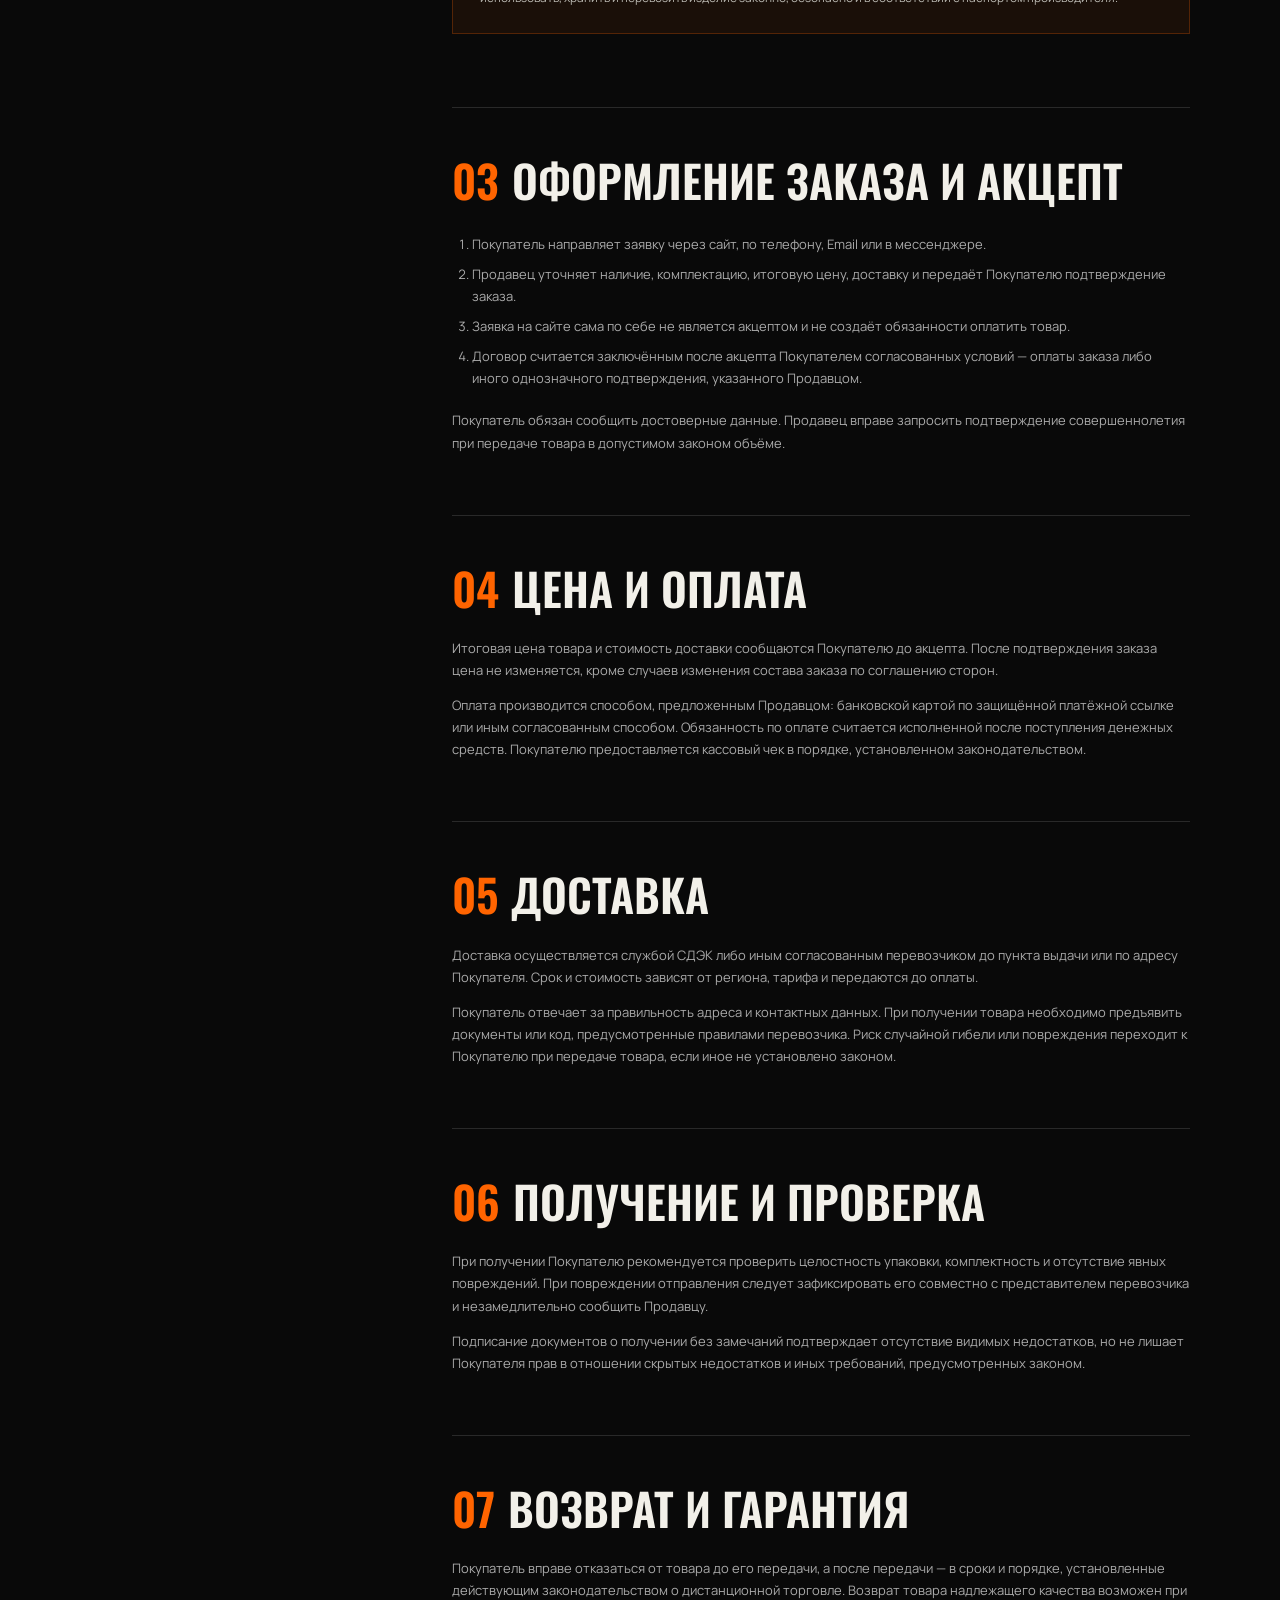
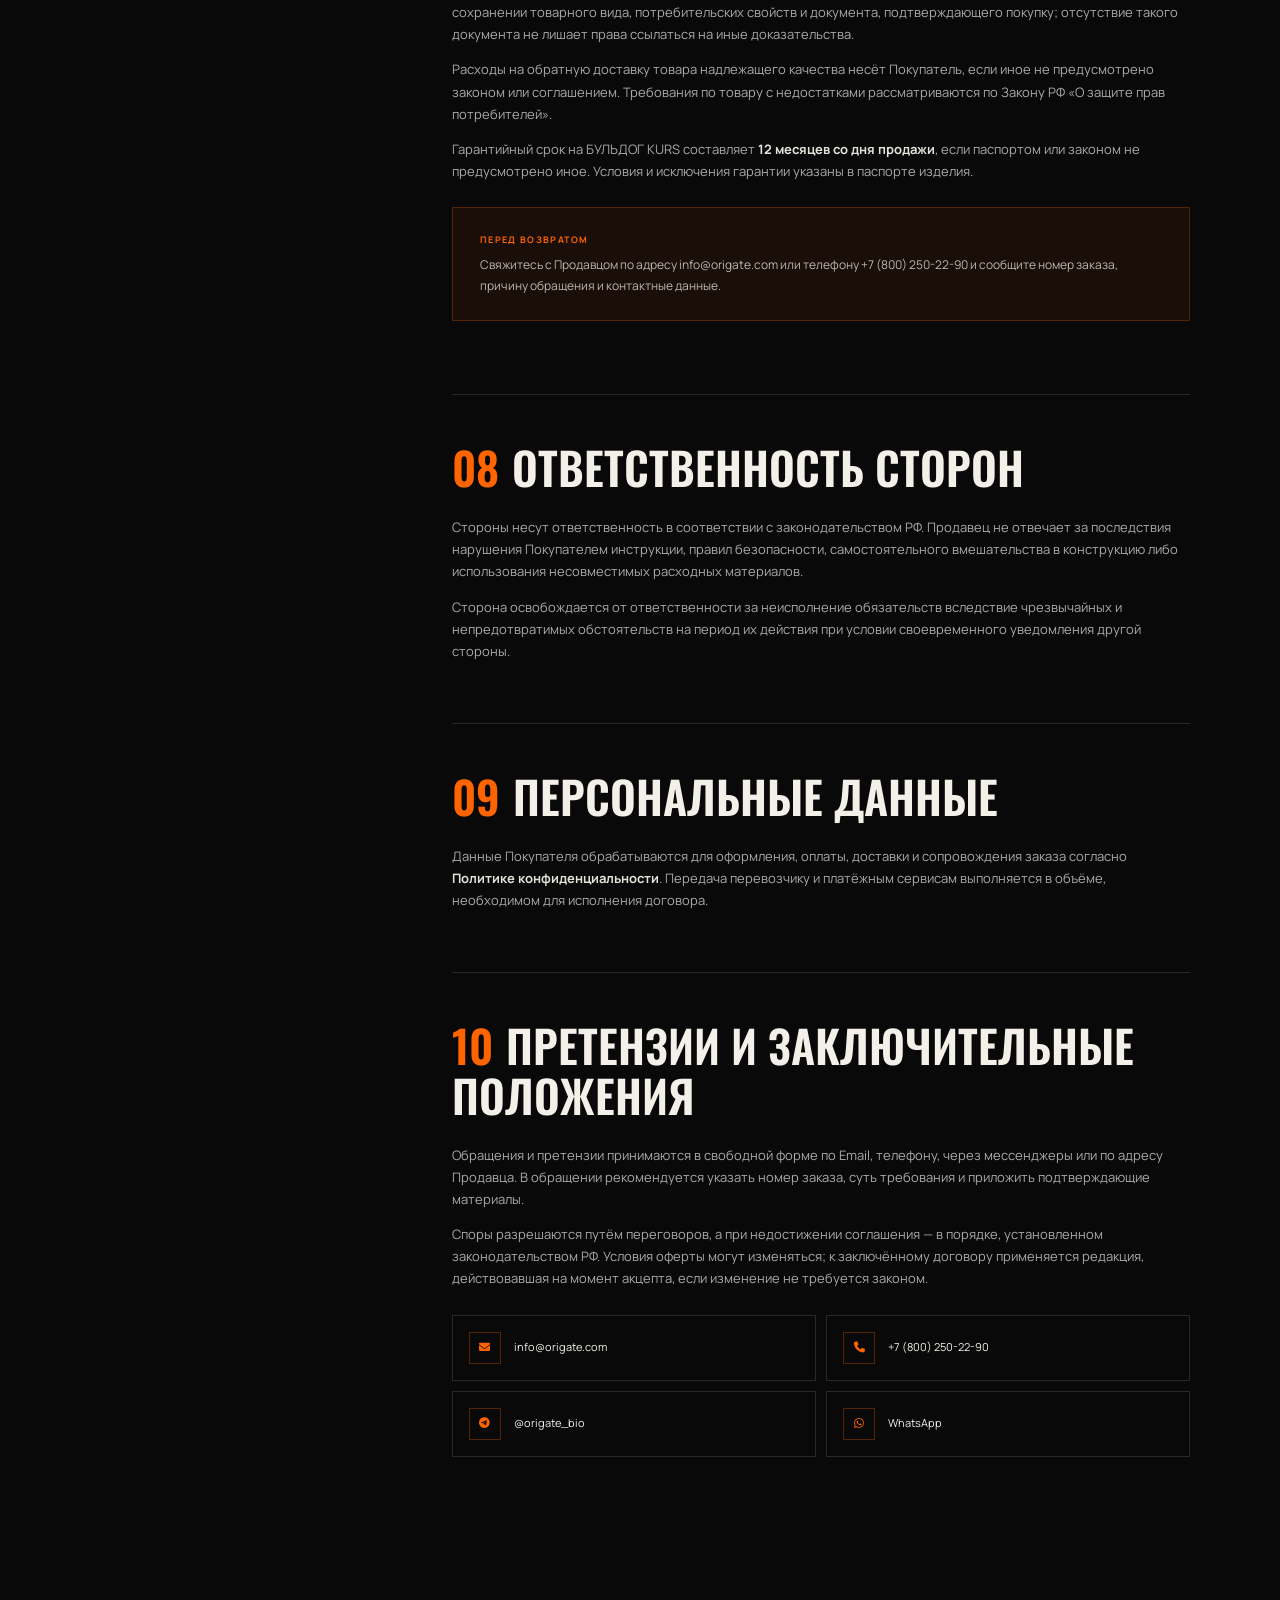
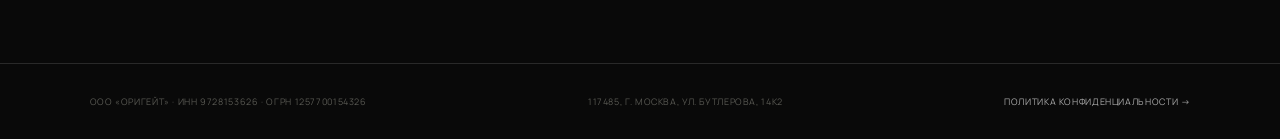
<file: offer.html>
<!doctype html>
<html lang="ru">
<head>
  <meta charset="UTF-8"><meta name="viewport" content="width=device-width, initial-scale=1.0"><meta name="theme-color" content="#090909">
  <meta name="description" content="Публичная оферта ООО ОРИГЕЙТ о дистанционной продаже БУЛЬДОГ KURS.">
  <title>Публичная оферта — KURS × ORIGATE</title>
  <link rel="icon" href="images/kursXorigate.png" type="image/png">
  <link rel="preconnect" href="https://fonts.googleapis.com"><link rel="preconnect" href="https://fonts.gstatic.com" crossorigin>
  <link href="https://fonts.googleapis.com/css2?family=Manrope:wght@400;500;600;700;800&family=Oswald:wght@500;600;700&display=swap" rel="stylesheet">
  <link rel="stylesheet" href="https://cdnjs.cloudflare.com/ajax/libs/font-awesome/6.7.2/css/all.min.css"><link rel="stylesheet" href="legal.css">
</head>
<body>
  <header class="legal-page__header"><a class="legal-page__logo" href="index.html"><img src="images/kursXorigate.png" alt="KURS × ORIGATE"></a><a class="legal-page__back" href="index.html"><span>←</span>Вернуться на сайт</a></header>
  <main>
    <section class="legal-page__hero"><span class="legal-page__eyebrow">Условия дистанционной продажи</span><h1>Публичная<br><span>оферта</span></h1><p class="legal-page__lead">Предложение ООО «ОРИГЕЙТ» заключить договор розничной купли-продажи БУЛЬДОГ KURS дистанционным способом.</p><div class="legal-page__meta"><span><b>Редакция</b> 14 августа 2026 года</span><span><b>Продавец</b> ООО «ОРИГЕЙТ»</span></div></section>
    <div class="legal-page__layout">
      <nav class="legal-page__nav" aria-label="Содержание"><span>Содержание</span><a href="#general">Общие положения</a><a href="#subject">Предмет договора</a><a href="#order">Заказ и акцепт</a><a href="#price">Цена и оплата</a><a href="#delivery">Доставка</a><a href="#acceptance">Приёмка товара</a><a href="#returns">Возврат и гарантия</a><a href="#liability">Ответственность</a><a href="#claims">Претензии</a></nav>
      <article class="legal-copy">
        <section id="general"><h2><b>01</b>Общие положения</h2><p>Настоящий документ является публичной офертой ООО «ОРИГЕЙТ» (далее — <strong>Продавец</strong>) и определяет условия дистанционной продажи товара физическим лицам для личных, семейных, домашних и иных нужд, не связанных с предпринимательской деятельностью.</p><div class="legal-table"><div><span>Продавец</span><p><strong>ООО «ОРИГЕЙТ»</strong></p></div><div><span>ИНН / ОГРН</span><p>9728153626 / 1257700154326</p></div><div><span>Адрес</span><p>117485, г. Москва, ул. Бутлерова, 14к2</p></div><div><span>Контакты</span><p>info@origate.com · +7 (800) 250-22-90</p></div></div><p>К отношениям сторон применяются Гражданский кодекс РФ, Закон РФ «О защите прав потребителей», Правила продажи товаров по договору розничной купли-продажи и иные обязательные нормы законодательства РФ.</p></section>
        <section id="subject"><h2><b>02</b>Предмет договора</h2><p>Продавец обязуется передать Покупателю выбранный товар — конструктивно сходное с оружием изделие <strong>БУЛЬДОГ KURS</strong> и, если согласовано, аксессуары или расходные материалы, а Покупатель обязуется принять и оплатить заказ.</p><p>Наименование, количество, комплектация, цена, способ оплаты, способ и адрес доставки фиксируются в подтверждении заказа до его оплаты. Изображения могут незначительно отличаться от фактического внешнего вида из-за особенностей освещения и экрана, не затрагивающих заявленные свойства.</p><div class="legal-callout"><b>Возраст и ответственное использование</b>Заказ товара доступен только совершеннолетним лицам. Покупатель подтверждает достижение 18 лет и обязуется использовать, хранить и перевозить изделие законно, безопасно и в соответствии с паспортом производителя.</div></section>
        <section id="order"><h2><b>03</b>Оформление заказа и акцепт</h2><ol><li>Покупатель направляет заявку через сайт, по телефону, Email или в мессенджере.</li><li>Продавец уточняет наличие, комплектацию, итоговую цену, доставку и передаёт Покупателю подтверждение заказа.</li><li>Заявка на сайте сама по себе не является акцептом и не создаёт обязанности оплатить товар.</li><li>Договор считается заключённым после акцепта Покупателем согласованных условий — оплаты заказа либо иного однозначного подтверждения, указанного Продавцом.</li></ol><p>Покупатель обязан сообщить достоверные данные. Продавец вправе запросить подтверждение совершеннолетия при передаче товара в допустимом законом объёме.</p></section>
        <section id="price"><h2><b>04</b>Цена и оплата</h2><p>Итоговая цена товара и стоимость доставки сообщаются Покупателю до акцепта. После подтверждения заказа цена не изменяется, кроме случаев изменения состава заказа по соглашению сторон.</p><p>Оплата производится способом, предложенным Продавцом: банковской картой по защищённой платёжной ссылке или иным согласованным способом. Обязанность по оплате считается исполненной после поступления денежных средств. Покупателю предоставляется кассовый чек в порядке, установленном законодательством.</p></section>
        <section id="delivery"><h2><b>05</b>Доставка</h2><p>Доставка осуществляется службой СДЭК либо иным согласованным перевозчиком до пункта выдачи или по адресу Покупателя. Срок и стоимость зависят от региона, тарифа и передаются до оплаты.</p><p>Покупатель отвечает за правильность адреса и контактных данных. При получении товара необходимо предъявить документы или код, предусмотренные правилами перевозчика. Риск случайной гибели или повреждения переходит к Покупателю при передаче товара, если иное не установлено законом.</p></section>
        <section id="acceptance"><h2><b>06</b>Получение и проверка</h2><p>При получении Покупателю рекомендуется проверить целостность упаковки, комплектность и отсутствие явных повреждений. При повреждении отправления следует зафиксировать его совместно с представителем перевозчика и незамедлительно сообщить Продавцу.</p><p>Подписание документов о получении без замечаний подтверждает отсутствие видимых недостатков, но не лишает Покупателя прав в отношении скрытых недостатков и иных требований, предусмотренных законом.</p></section>
        <section id="returns"><h2><b>07</b>Возврат и гарантия</h2><p>Покупатель вправе отказаться от товара до его передачи, а после передачи — в сроки и порядке, установленные действующим законодательством о дистанционной торговле. Возврат товара надлежащего качества возможен при сохранении товарного вида, потребительских свойств и документа, подтверждающего покупку; отсутствие такого документа не лишает права ссылаться на иные доказательства.</p><p>Расходы на обратную доставку товара надлежащего качества несёт Покупатель, если иное не предусмотрено законом или соглашением. Требования по товару с недостатками рассматриваются по Закону РФ «О защите прав потребителей».</p><p>Гарантийный срок на БУЛЬДОГ KURS составляет <strong>12 месяцев со дня продажи</strong>, если паспортом или законом не предусмотрено иное. Условия и исключения гарантии указаны в паспорте изделия.</p><div class="legal-callout"><b>Перед возвратом</b>Свяжитесь с Продавцом по адресу info@origate.com или телефону +7 (800) 250-22-90 и сообщите номер заказа, причину обращения и контактные данные.</div></section>
        <section id="liability"><h2><b>08</b>Ответственность сторон</h2><p>Стороны несут ответственность в соответствии с законодательством РФ. Продавец не отвечает за последствия нарушения Покупателем инструкции, правил безопасности, самостоятельного вмешательства в конструкцию либо использования несовместимых расходных материалов.</p><p>Сторона освобождается от ответственности за неисполнение обязательств вследствие чрезвычайных и непредотвратимых обстоятельств на период их действия при условии своевременного уведомления другой стороны.</p></section>
        <section id="personal"><h2><b>09</b>Персональные данные</h2><p>Данные Покупателя обрабатываются для оформления, оплаты, доставки и сопровождения заказа согласно <a href="privacy.html"><strong>Политике конфиденциальности</strong></a>. Передача перевозчику и платёжным сервисам выполняется в объёме, необходимом для исполнения договора.</p></section>
        <section id="claims"><h2><b>10</b>Претензии и заключительные положения</h2><p>Обращения и претензии принимаются в свободной форме по Email, телефону, через мессенджеры или по адресу Продавца. В обращении рекомендуется указать номер заказа, суть требования и приложить подтверждающие материалы.</p><p>Споры разрешаются путём переговоров, а при недостижении соглашения — в порядке, установленном законодательством РФ. Условия оферты могут изменяться; к заключённому договору применяется редакция, действовавшая на момент акцепта, если изменение не требуется законом.</p><div class="legal-contact"><a href="mailto:info@origate.com"><i class="fa-solid fa-envelope" aria-hidden="true"></i>info@origate.com</a><a href="tel:+78002502290"><i class="fa-solid fa-phone" aria-hidden="true"></i>+7 (800) 250-22-90</a><a href="https://t.me/origate_bio" target="_blank" rel="noopener"><i class="fa-brands fa-telegram" aria-hidden="true"></i>@origate_bio</a><a href="https://wa.me/message/SS2ZXF72IT3LB1" target="_blank" rel="noopener"><i class="fa-brands fa-whatsapp" aria-hidden="true"></i>WhatsApp</a></div></section>
      </article>
    </div>
  </main>
  <footer class="legal-page__footer"><span>ООО «ОРИГЕЙТ» · ИНН 9728153626 · ОГРН 1257700154326</span><span>117485, г. Москва, ул. Бутлерова, 14к2</span><a href="privacy.html">Политика конфиденциальности →</a></footer>
</body></html>
</file>
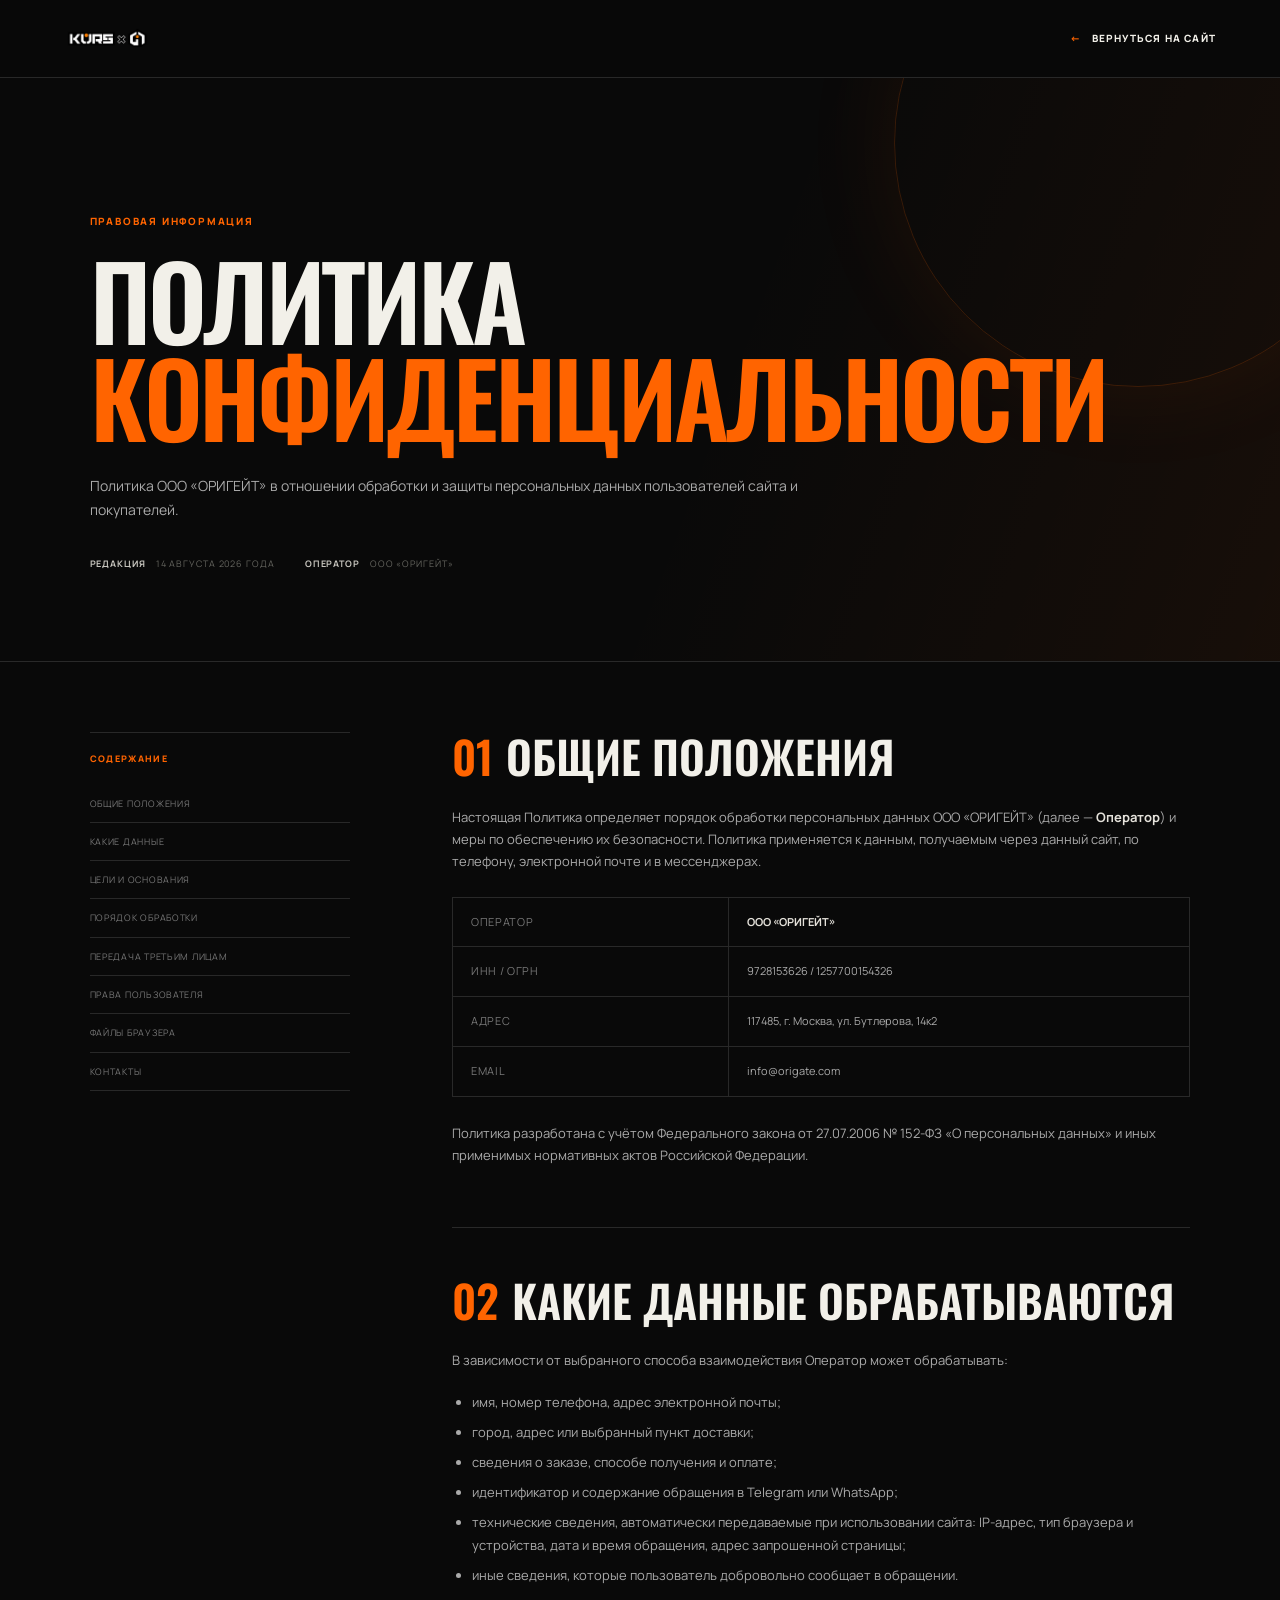
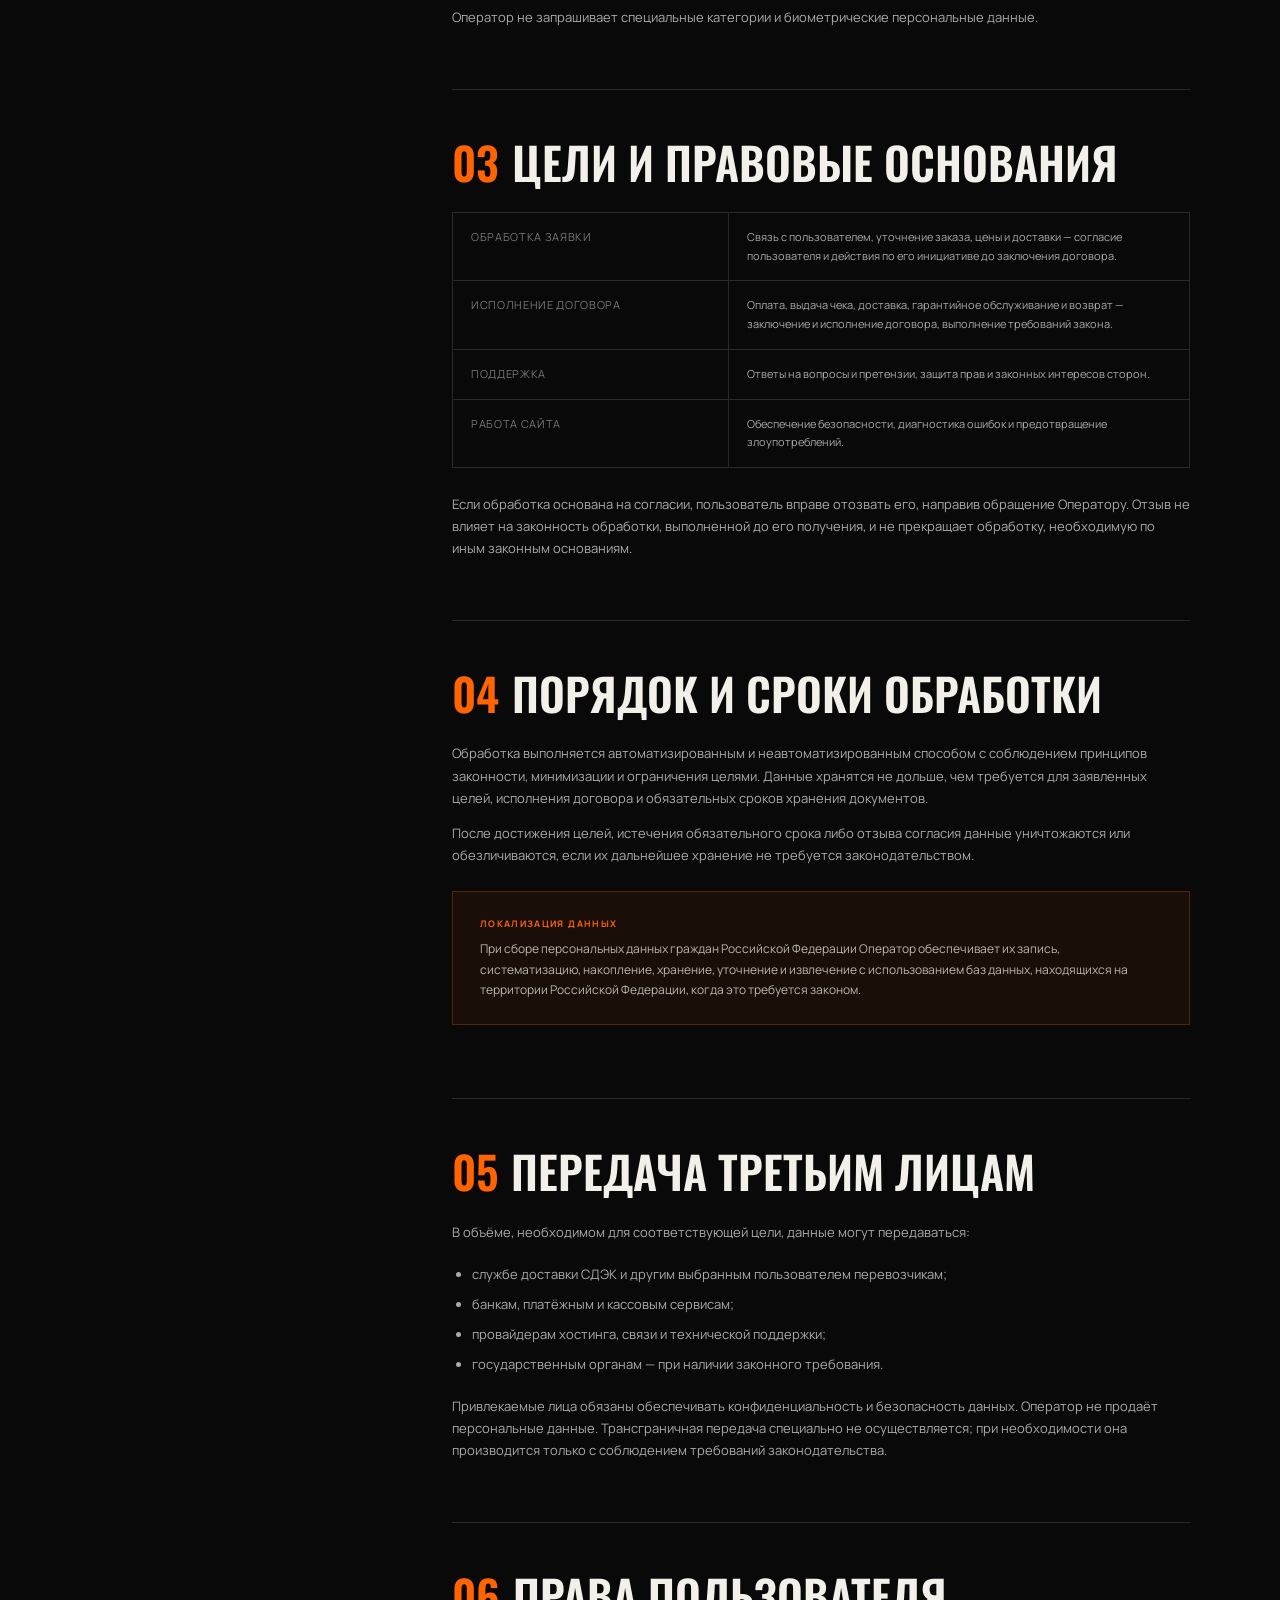
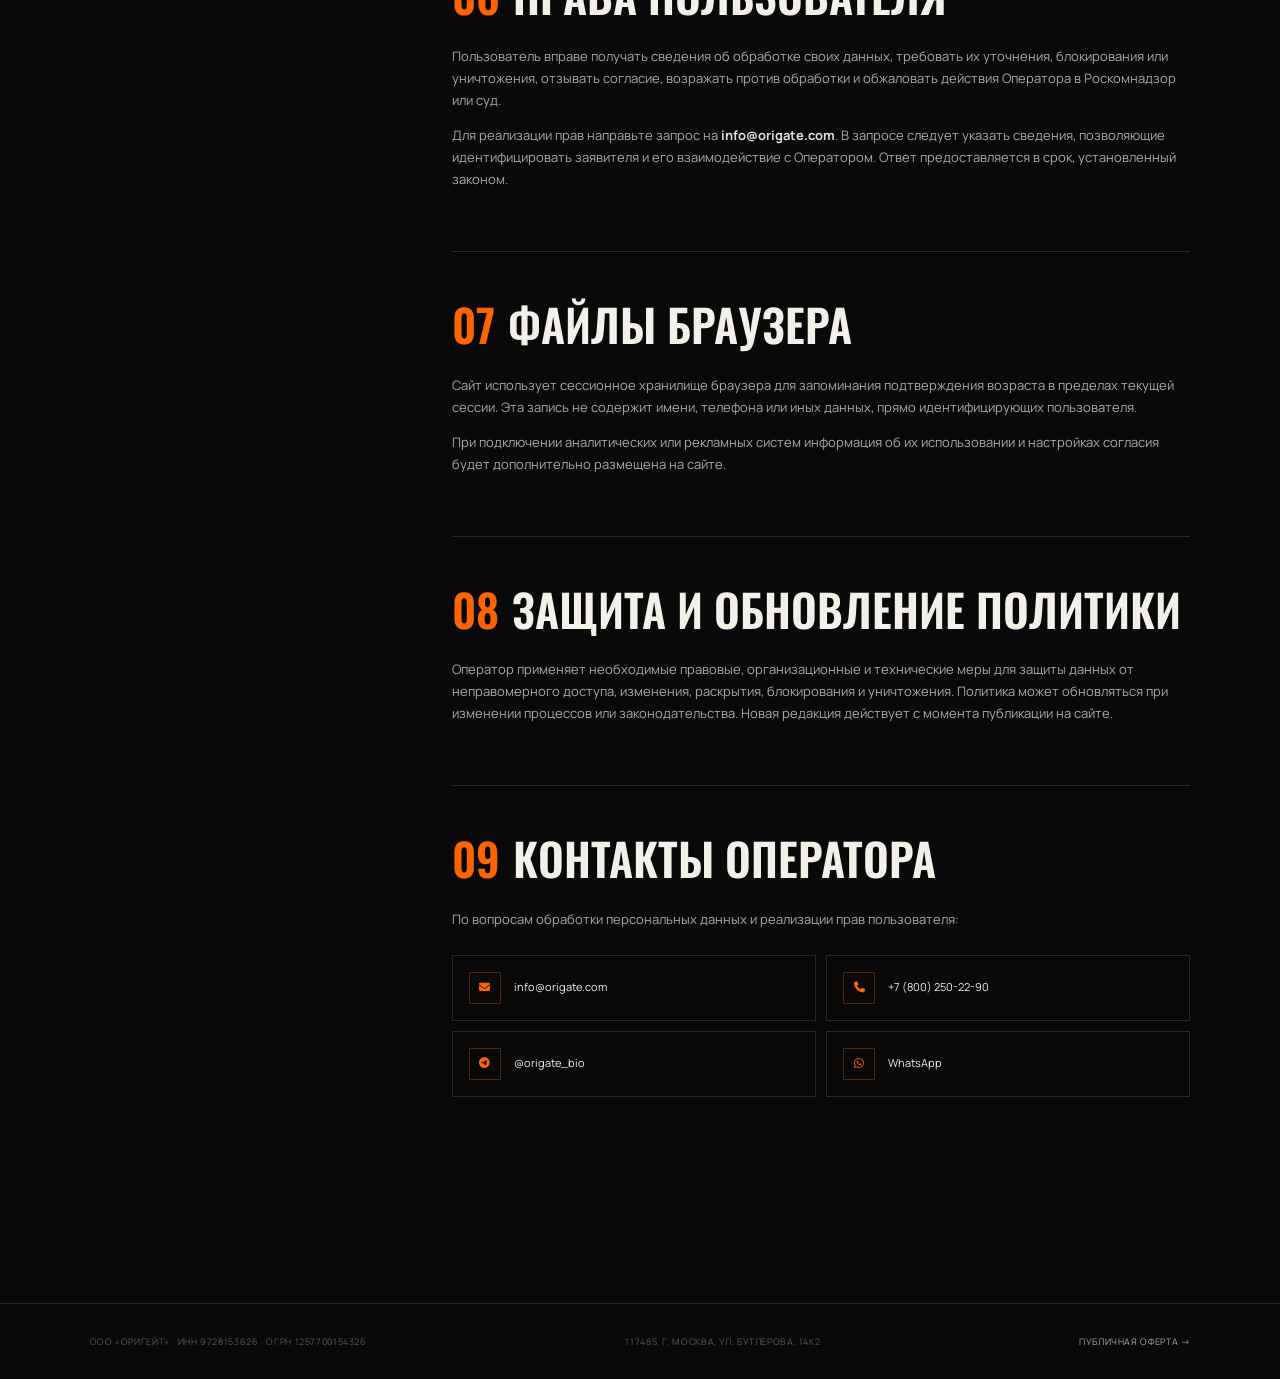
<file: privacy.html>
<!doctype html>
<html lang="ru">
<head>
  <meta charset="UTF-8"><meta name="viewport" content="width=device-width, initial-scale=1.0"><meta name="theme-color" content="#090909">
  <meta name="description" content="Политика ООО ОРИГЕЙТ в отношении обработки персональных данных.">
  <title>Политика конфиденциальности — KURS × ORIGATE</title>
  <link rel="icon" href="images/kursXorigate.png" type="image/png">
  <link rel="preconnect" href="https://fonts.googleapis.com"><link rel="preconnect" href="https://fonts.gstatic.com" crossorigin>
  <link href="https://fonts.googleapis.com/css2?family=Manrope:wght@400;500;600;700;800&family=Oswald:wght@500;600;700&display=swap" rel="stylesheet">
  <link rel="stylesheet" href="https://cdnjs.cloudflare.com/ajax/libs/font-awesome/6.7.2/css/all.min.css"><link rel="stylesheet" href="legal.css">
</head>
<body>
  <header class="legal-page__header"><a class="legal-page__logo" href="index.html"><img src="images/kursXorigate.png" alt="KURS × ORIGATE"></a><a class="legal-page__back" href="index.html"><span>←</span>Вернуться на сайт</a></header>
  <main>
    <section class="legal-page__hero"><span class="legal-page__eyebrow">Правовая информация</span><h1>Политика<br><span>конфиденциальности</span></h1><p class="legal-page__lead">Политика ООО «ОРИГЕЙТ» в отношении обработки и защиты персональных данных пользователей сайта и покупателей.</p><div class="legal-page__meta"><span><b>Редакция</b> 14 августа 2026 года</span><span><b>Оператор</b> ООО «ОРИГЕЙТ»</span></div></section>
    <div class="legal-page__layout">
      <nav class="legal-page__nav" aria-label="Содержание"><span>Содержание</span><a href="#general">Общие положения</a><a href="#data">Какие данные</a><a href="#purposes">Цели и основания</a><a href="#processing">Порядок обработки</a><a href="#sharing">Передача третьим лицам</a><a href="#rights">Права пользователя</a><a href="#cookies">Файлы браузера</a><a href="#contacts">Контакты</a></nav>
      <article class="legal-copy">
        <section id="general"><h2><b>01</b>Общие положения</h2><p>Настоящая Политика определяет порядок обработки персональных данных ООО «ОРИГЕЙТ» (далее — <strong>Оператор</strong>) и меры по обеспечению их безопасности. Политика применяется к данным, получаемым через данный сайт, по телефону, электронной почте и в мессенджерах.</p><div class="legal-table"><div><span>Оператор</span><p><strong>ООО «ОРИГЕЙТ»</strong></p></div><div><span>ИНН / ОГРН</span><p>9728153626 / 1257700154326</p></div><div><span>Адрес</span><p>117485, г. Москва, ул. Бутлерова, 14к2</p></div><div><span>Email</span><p><a href="mailto:info@origate.com">info@origate.com</a></p></div></div><p>Политика разработана с учётом Федерального закона от 27.07.2006 № 152-ФЗ «О персональных данных» и иных применимых нормативных актов Российской Федерации.</p></section>
        <section id="data"><h2><b>02</b>Какие данные обрабатываются</h2><p>В зависимости от выбранного способа взаимодействия Оператор может обрабатывать:</p><ul><li>имя, номер телефона, адрес электронной почты;</li><li>город, адрес или выбранный пункт доставки;</li><li>сведения о заказе, способе получения и оплате;</li><li>идентификатор и содержание обращения в Telegram или WhatsApp;</li><li>технические сведения, автоматически передаваемые при использовании сайта: IP-адрес, тип браузера и устройства, дата и время обращения, адрес запрошенной страницы;</li><li>иные сведения, которые пользователь добровольно сообщает в обращении.</li></ul><p>Оператор не запрашивает специальные категории и биометрические персональные данные.</p></section>
        <section id="purposes"><h2><b>03</b>Цели и правовые основания</h2><div class="legal-table"><div><span>Обработка заявки</span><p>Связь с пользователем, уточнение заказа, цены и доставки — согласие пользователя и действия по его инициативе до заключения договора.</p></div><div><span>Исполнение договора</span><p>Оплата, выдача чека, доставка, гарантийное обслуживание и возврат — заключение и исполнение договора, выполнение требований закона.</p></div><div><span>Поддержка</span><p>Ответы на вопросы и претензии, защита прав и законных интересов сторон.</p></div><div><span>Работа сайта</span><p>Обеспечение безопасности, диагностика ошибок и предотвращение злоупотреблений.</p></div></div><p>Если обработка основана на согласии, пользователь вправе отозвать его, направив обращение Оператору. Отзыв не влияет на законность обработки, выполненной до его получения, и не прекращает обработку, необходимую по иным законным основаниям.</p></section>
        <section id="processing"><h2><b>04</b>Порядок и сроки обработки</h2><p>Обработка выполняется автоматизированным и неавтоматизированным способом с соблюдением принципов законности, минимизации и ограничения целями. Данные хранятся не дольше, чем требуется для заявленных целей, исполнения договора и обязательных сроков хранения документов.</p><p>После достижения целей, истечения обязательного срока либо отзыва согласия данные уничтожаются или обезличиваются, если их дальнейшее хранение не требуется законодательством.</p><div class="legal-callout"><b>Локализация данных</b>При сборе персональных данных граждан Российской Федерации Оператор обеспечивает их запись, систематизацию, накопление, хранение, уточнение и извлечение с использованием баз данных, находящихся на территории Российской Федерации, когда это требуется законом.</div></section>
        <section id="sharing"><h2><b>05</b>Передача третьим лицам</h2><p>В объёме, необходимом для соответствующей цели, данные могут передаваться:</p><ul><li>службе доставки СДЭК и другим выбранным пользователем перевозчикам;</li><li>банкам, платёжным и кассовым сервисам;</li><li>провайдерам хостинга, связи и технической поддержки;</li><li>государственным органам — при наличии законного требования.</li></ul><p>Привлекаемые лица обязаны обеспечивать конфиденциальность и безопасность данных. Оператор не продаёт персональные данные. Трансграничная передача специально не осуществляется; при необходимости она производится только с соблюдением требований законодательства.</p></section>
        <section id="rights"><h2><b>06</b>Права пользователя</h2><p>Пользователь вправе получать сведения об обработке своих данных, требовать их уточнения, блокирования или уничтожения, отзывать согласие, возражать против обработки и обжаловать действия Оператора в Роскомнадзор или суд.</p><p>Для реализации прав направьте запрос на <a href="mailto:info@origate.com"><strong>info@origate.com</strong></a>. В запросе следует указать сведения, позволяющие идентифицировать заявителя и его взаимодействие с Оператором. Ответ предоставляется в срок, установленный законом.</p></section>
        <section id="cookies"><h2><b>07</b>Файлы браузера</h2><p>Сайт использует сессионное хранилище браузера для запоминания подтверждения возраста в пределах текущей сессии. Эта запись не содержит имени, телефона или иных данных, прямо идентифицирующих пользователя.</p><p>При подключении аналитических или рекламных систем информация об их использовании и настройках согласия будет дополнительно размещена на сайте.</p></section>
        <section id="security"><h2><b>08</b>Защита и обновление Политики</h2><p>Оператор применяет необходимые правовые, организационные и технические меры для защиты данных от неправомерного доступа, изменения, раскрытия, блокирования и уничтожения. Политика может обновляться при изменении процессов или законодательства. Новая редакция действует с момента публикации на сайте.</p></section>
        <section id="contacts"><h2><b>09</b>Контакты Оператора</h2><p>По вопросам обработки персональных данных и реализации прав пользователя:</p><div class="legal-contact"><a href="mailto:info@origate.com"><i class="fa-solid fa-envelope" aria-hidden="true"></i>info@origate.com</a><a href="tel:+78002502290"><i class="fa-solid fa-phone" aria-hidden="true"></i>+7 (800) 250-22-90</a><a href="https://t.me/origate_bio" target="_blank" rel="noopener"><i class="fa-brands fa-telegram" aria-hidden="true"></i>@origate_bio</a><a href="https://wa.me/message/SS2ZXF72IT3LB1" target="_blank" rel="noopener"><i class="fa-brands fa-whatsapp" aria-hidden="true"></i>WhatsApp</a></div></section>
      </article>
    </div>
  </main>
  <footer class="legal-page__footer"><span>ООО «ОРИГЕЙТ» · ИНН 9728153626 · ОГРН 1257700154326</span><span>117485, г. Москва, ул. Бутлерова, 14к2</span><a href="offer.html">Публичная оферта →</a></footer>
</body></html>
</file>
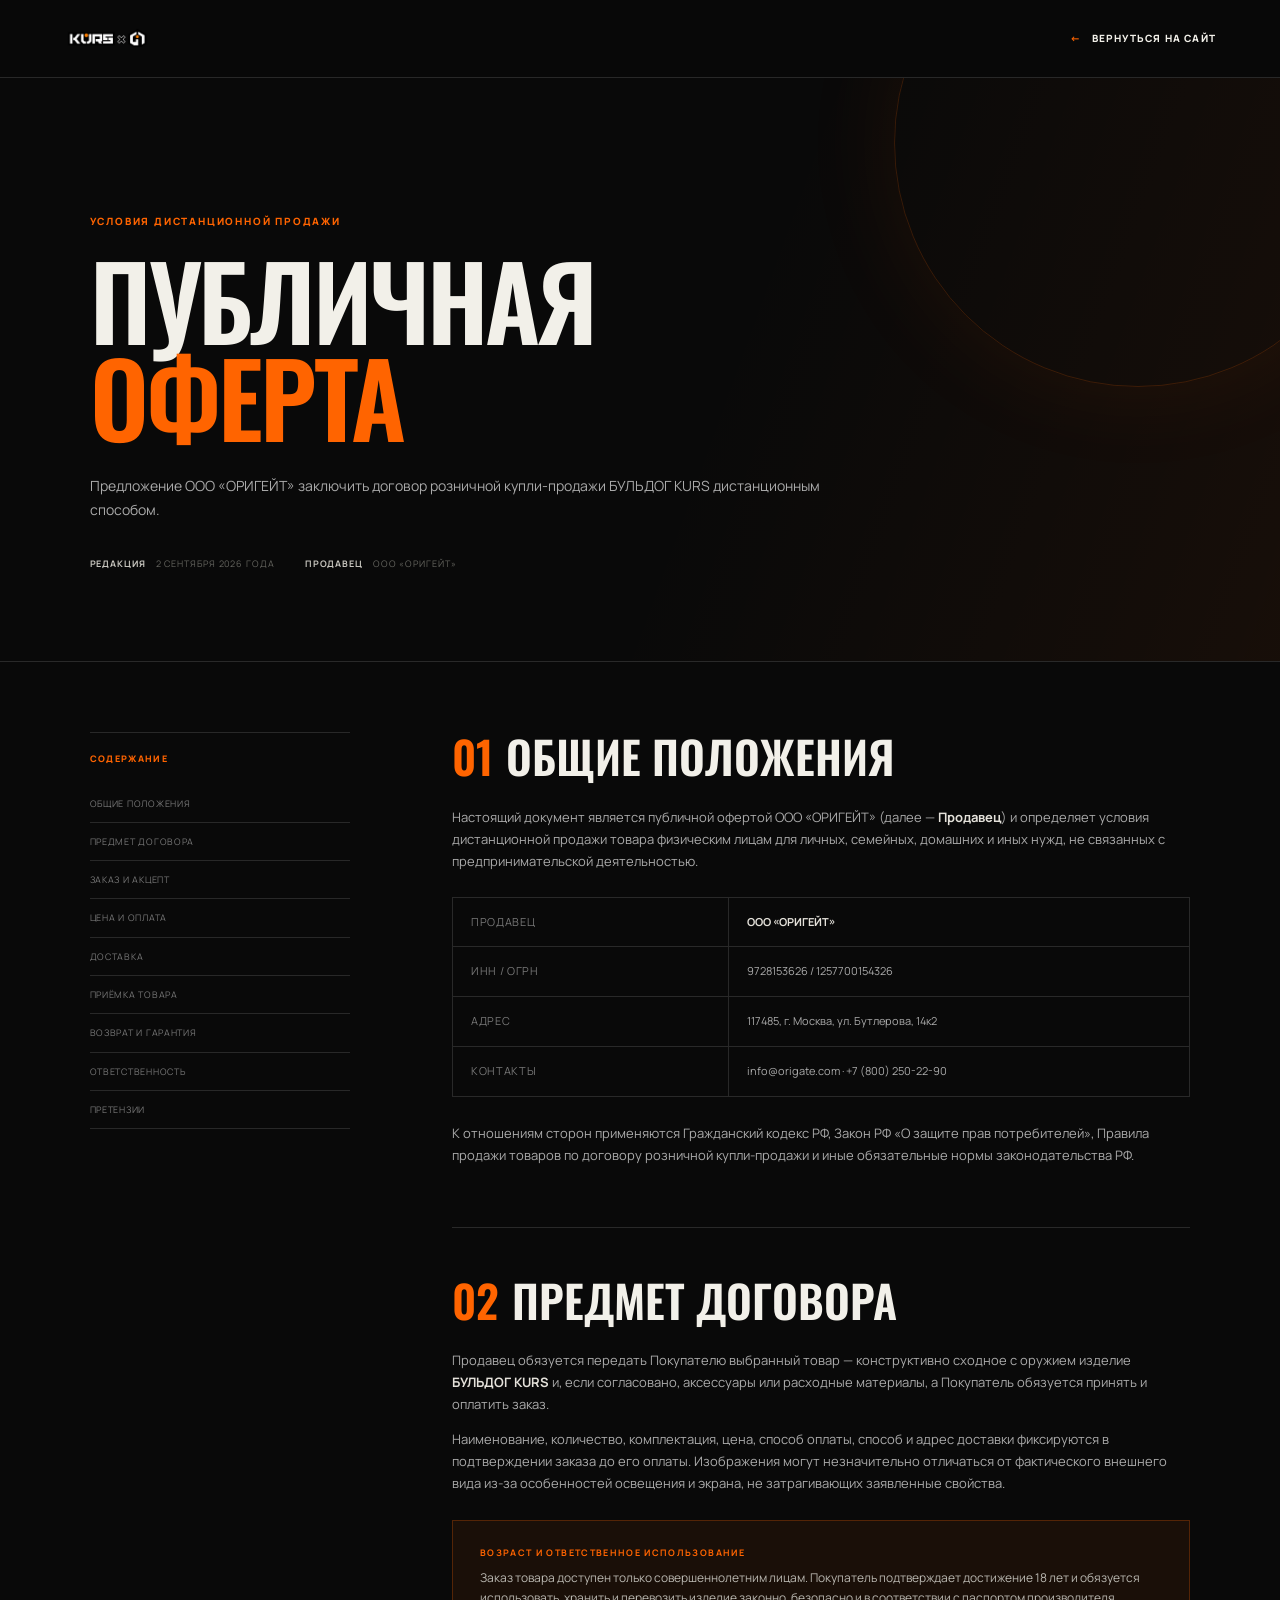
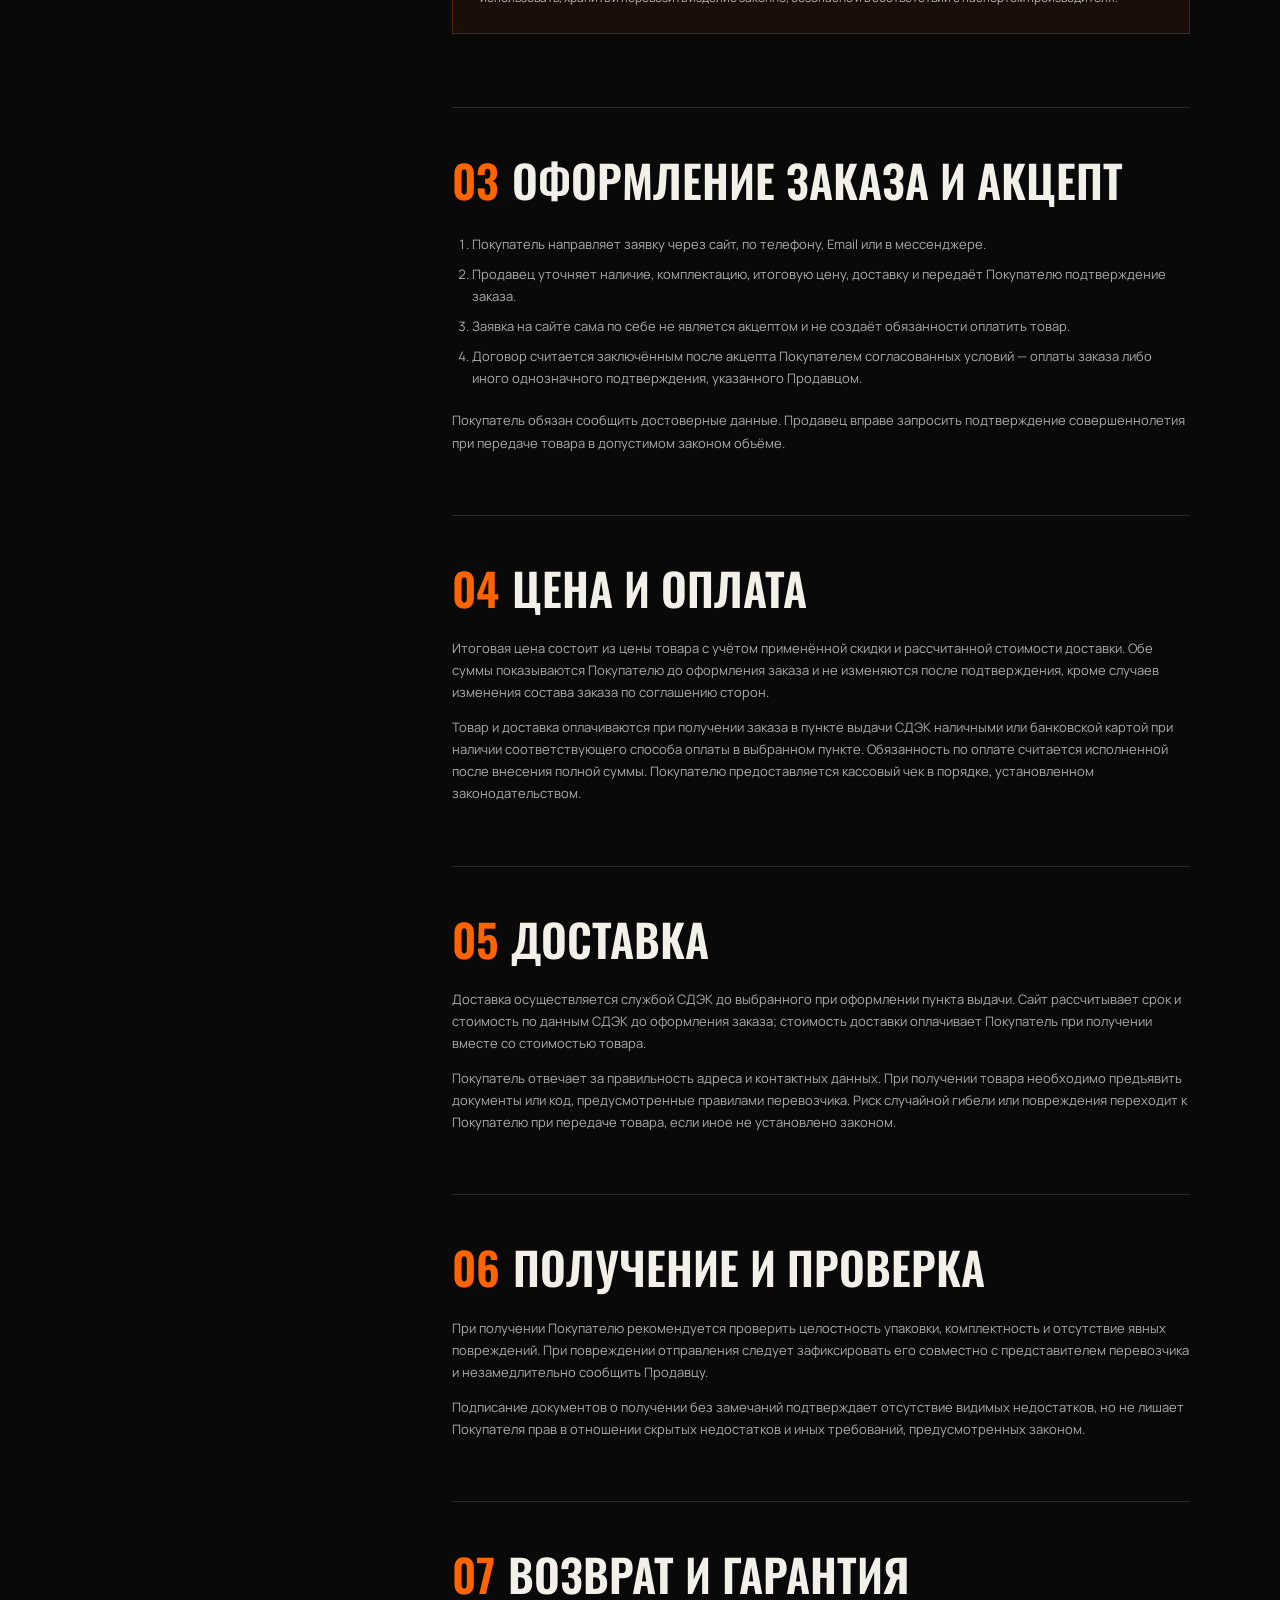
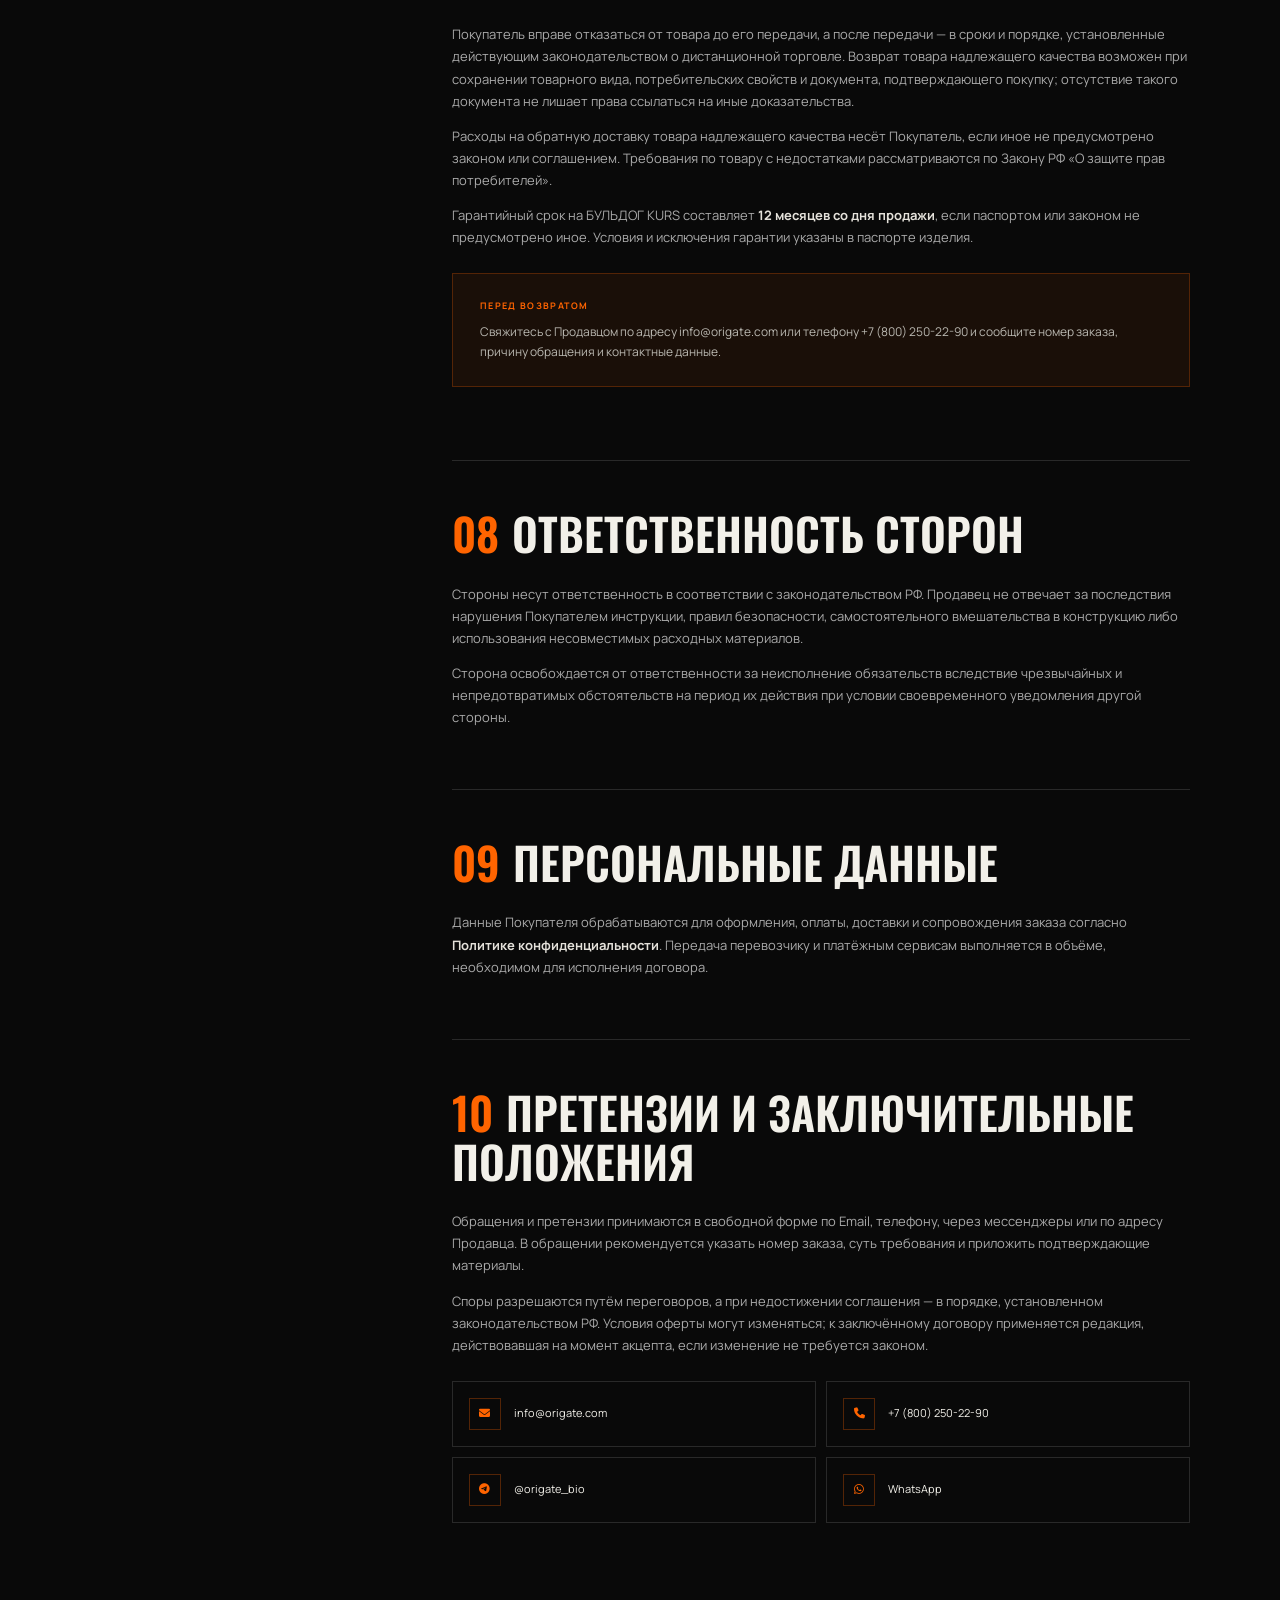
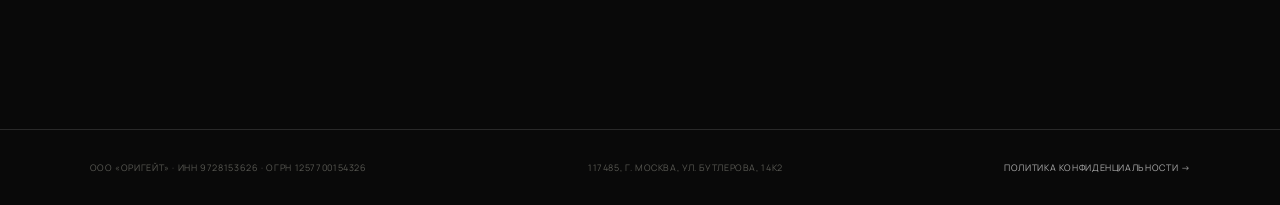
<file: public_html/offer.html>
<!doctype html>
<html lang="ru">
<head>
  <meta charset="UTF-8"><meta name="viewport" content="width=device-width, initial-scale=1.0"><meta name="theme-color" content="#090909">
  <meta name="robots" content="index, follow, max-snippet:-1">
  <meta name="description" content="Публичная оферта ООО «ОРИГЕЙТ»: условия дистанционной продажи КСОИ БУЛЬДОГ KURS, оплаты, доставки СДЭК, получения, возврата и гарантии.">
  <meta property="og:type" content="article"><meta property="og:locale" content="ru_RU"><meta property="og:site_name" content="ORIGATE TACTIC">
  <meta property="og:url" content="https://origate-tactic.ru/offer.html"><meta property="og:title" content="Публичная оферта — ООО «ОРИГЕЙТ»"><meta property="og:description" content="Условия дистанционной продажи, оплаты, доставки, возврата и гарантии БУЛЬДОГ KURS."><meta property="og:image" content="https://origate-tactic.ru/og-share-v2.png"><meta property="og:image:secure_url" content="https://origate-tactic.ru/og-share-v2.png"><meta property="og:image:type" content="image/png"><meta property="og:image:width" content="1200"><meta property="og:image:height" content="630"><meta property="og:image:alt" content="БУЛЬДОГ KURS — официальный дистрибьютор"><meta name="twitter:card" content="summary_large_image"><meta name="twitter:image" content="https://origate-tactic.ru/og-share-v2.png">
  <title>Публичная оферта — KURS × ORIGATE</title>
  <link rel="canonical" href="https://origate-tactic.ru/offer.html">
  <link rel="alternate" hreflang="ru-RU" href="https://origate-tactic.ru/offer.html">
  <link rel="icon" href="favicon.png" type="image/png" sizes="any">
  <link rel="apple-touch-icon" href="favicon.png">
  <link rel="preconnect" href="https://fonts.googleapis.com"><link rel="preconnect" href="https://fonts.gstatic.com" crossorigin>
  <link href="https://fonts.googleapis.com/css2?family=Manrope:wght@400;500;600;700;800&family=Oswald:wght@500;600;700&display=swap" rel="stylesheet">
  <link rel="stylesheet" href="https://cdnjs.cloudflare.com/ajax/libs/font-awesome/6.7.2/css/all.min.css"><link rel="stylesheet" href="legal.css">
  <!-- Yandex.Metrika counter -->
  <script type="text/javascript">
    window.dataLayer = window.dataLayer || [];
    (function(m,e,t,r,i,k,a){
      m[i]=m[i]||function(){(m[i].a=m[i].a||[]).push(arguments)};
      m[i].l=1*new Date();
      for (var j = 0; j < document.scripts.length; j++) {if (document.scripts[j].src === r) { return; }}
      k=e.createElement(t),a=e.getElementsByTagName(t)[0],k.async=1,k.src=r,a.parentNode.insertBefore(k,a)
    })(window, document,'script','https://mc.yandex.ru/metrika/tag.js?id=112191143', 'ym');

    ym(112191143, 'init', {ssr:true, webvisor:true, clickmap:true, ecommerce:"dataLayer", referrer: document.referrer, url: location.href, accurateTrackBounce:true, trackLinks:true});
  </script>
  <!-- /Yandex.Metrika counter -->
</head>
<body>
  <noscript><div><img src="https://mc.yandex.ru/watch/112191143" style="position:absolute; left:-9999px;" alt=""></div></noscript>
  <header class="legal-page__header"><a class="legal-page__logo" href="/"><img src="kursXorigate.png" alt="KURS × ORIGATE"></a><a class="legal-page__back" href="/"><span>←</span>Вернуться на сайт</a></header>
  <main>
    <section class="legal-page__hero"><span class="legal-page__eyebrow">Условия дистанционной продажи</span><h1>Публичная<br><span>оферта</span></h1><p class="legal-page__lead">Предложение ООО «ОРИГЕЙТ» заключить договор розничной купли-продажи БУЛЬДОГ KURS дистанционным способом.</p><div class="legal-page__meta"><span><b>Редакция</b> 2 сентября 2026 года</span><span><b>Продавец</b> ООО «ОРИГЕЙТ»</span></div></section>
    <div class="legal-page__layout">
      <nav class="legal-page__nav" aria-label="Содержание"><span>Содержание</span><a href="#general">Общие положения</a><a href="#subject">Предмет договора</a><a href="#order">Заказ и акцепт</a><a href="#price">Цена и оплата</a><a href="#delivery">Доставка</a><a href="#acceptance">Приёмка товара</a><a href="#returns">Возврат и гарантия</a><a href="#liability">Ответственность</a><a href="#claims">Претензии</a></nav>
      <article class="legal-copy">
        <section id="general"><h2><b>01</b>Общие положения</h2><p>Настоящий документ является публичной офертой ООО «ОРИГЕЙТ» (далее — <strong>Продавец</strong>) и определяет условия дистанционной продажи товара физическим лицам для личных, семейных, домашних и иных нужд, не связанных с предпринимательской деятельностью.</p><div class="legal-table"><div><span>Продавец</span><p><strong>ООО «ОРИГЕЙТ»</strong></p></div><div><span>ИНН / ОГРН</span><p>9728153626 / 1257700154326</p></div><div><span>Адрес</span><p>117485, г. Москва, ул. Бутлерова, 14к2</p></div><div><span>Контакты</span><p>info@origate.com · +7 (800) 250-22-90</p></div></div><p>К отношениям сторон применяются Гражданский кодекс РФ, Закон РФ «О защите прав потребителей», Правила продажи товаров по договору розничной купли-продажи и иные обязательные нормы законодательства РФ.</p></section>
        <section id="subject"><h2><b>02</b>Предмет договора</h2><p>Продавец обязуется передать Покупателю выбранный товар — конструктивно сходное с оружием изделие <strong>БУЛЬДОГ KURS</strong> и, если согласовано, аксессуары или расходные материалы, а Покупатель обязуется принять и оплатить заказ.</p><p>Наименование, количество, комплектация, цена, способ оплаты, способ и адрес доставки фиксируются в подтверждении заказа до его оплаты. Изображения могут незначительно отличаться от фактического внешнего вида из-за особенностей освещения и экрана, не затрагивающих заявленные свойства.</p><div class="legal-callout"><b>Возраст и ответственное использование</b>Заказ товара доступен только совершеннолетним лицам. Покупатель подтверждает достижение 18 лет и обязуется использовать, хранить и перевозить изделие законно, безопасно и в соответствии с паспортом производителя.</div></section>
        <section id="order"><h2><b>03</b>Оформление заказа и акцепт</h2><ol><li>Покупатель направляет заявку через сайт, по телефону, Email или в мессенджере.</li><li>Продавец уточняет наличие, комплектацию, итоговую цену, доставку и передаёт Покупателю подтверждение заказа.</li><li>Заявка на сайте сама по себе не является акцептом и не создаёт обязанности оплатить товар.</li><li>Договор считается заключённым после акцепта Покупателем согласованных условий — оплаты заказа либо иного однозначного подтверждения, указанного Продавцом.</li></ol><p>Покупатель обязан сообщить достоверные данные. Продавец вправе запросить подтверждение совершеннолетия при передаче товара в допустимом законом объёме.</p></section>
        <section id="price"><h2><b>04</b>Цена и оплата</h2><p>Итоговая цена состоит из цены товара с учётом применённой скидки и рассчитанной стоимости доставки. Обе суммы показываются Покупателю до оформления заказа и не изменяются после подтверждения, кроме случаев изменения состава заказа по соглашению сторон.</p><p>Товар и доставка оплачиваются при получении заказа в пункте выдачи СДЭК наличными или банковской картой при наличии соответствующего способа оплаты в выбранном пункте. Обязанность по оплате считается исполненной после внесения полной суммы. Покупателю предоставляется кассовый чек в порядке, установленном законодательством.</p></section>
        <section id="delivery"><h2><b>05</b>Доставка</h2><p>Доставка осуществляется службой СДЭК до выбранного при оформлении пункта выдачи. Сайт рассчитывает срок и стоимость по данным СДЭК до оформления заказа; стоимость доставки оплачивает Покупатель при получении вместе со стоимостью товара.</p><p>Покупатель отвечает за правильность адреса и контактных данных. При получении товара необходимо предъявить документы или код, предусмотренные правилами перевозчика. Риск случайной гибели или повреждения переходит к Покупателю при передаче товара, если иное не установлено законом.</p></section>
        <section id="acceptance"><h2><b>06</b>Получение и проверка</h2><p>При получении Покупателю рекомендуется проверить целостность упаковки, комплектность и отсутствие явных повреждений. При повреждении отправления следует зафиксировать его совместно с представителем перевозчика и незамедлительно сообщить Продавцу.</p><p>Подписание документов о получении без замечаний подтверждает отсутствие видимых недостатков, но не лишает Покупателя прав в отношении скрытых недостатков и иных требований, предусмотренных законом.</p></section>
        <section id="returns"><h2><b>07</b>Возврат и гарантия</h2><p>Покупатель вправе отказаться от товара до его передачи, а после передачи — в сроки и порядке, установленные действующим законодательством о дистанционной торговле. Возврат товара надлежащего качества возможен при сохранении товарного вида, потребительских свойств и документа, подтверждающего покупку; отсутствие такого документа не лишает права ссылаться на иные доказательства.</p><p>Расходы на обратную доставку товара надлежащего качества несёт Покупатель, если иное не предусмотрено законом или соглашением. Требования по товару с недостатками рассматриваются по Закону РФ «О защите прав потребителей».</p><p>Гарантийный срок на БУЛЬДОГ KURS составляет <strong>12 месяцев со дня продажи</strong>, если паспортом или законом не предусмотрено иное. Условия и исключения гарантии указаны в паспорте изделия.</p><div class="legal-callout"><b>Перед возвратом</b>Свяжитесь с Продавцом по адресу info@origate.com или телефону +7 (800) 250-22-90 и сообщите номер заказа, причину обращения и контактные данные.</div></section>
        <section id="liability"><h2><b>08</b>Ответственность сторон</h2><p>Стороны несут ответственность в соответствии с законодательством РФ. Продавец не отвечает за последствия нарушения Покупателем инструкции, правил безопасности, самостоятельного вмешательства в конструкцию либо использования несовместимых расходных материалов.</p><p>Сторона освобождается от ответственности за неисполнение обязательств вследствие чрезвычайных и непредотвратимых обстоятельств на период их действия при условии своевременного уведомления другой стороны.</p></section>
        <section id="personal"><h2><b>09</b>Персональные данные</h2><p>Данные Покупателя обрабатываются для оформления, оплаты, доставки и сопровождения заказа согласно <a href="privacy.html"><strong>Политике конфиденциальности</strong></a>. Передача перевозчику и платёжным сервисам выполняется в объёме, необходимом для исполнения договора.</p></section>
        <section id="claims"><h2><b>10</b>Претензии и заключительные положения</h2><p>Обращения и претензии принимаются в свободной форме по Email, телефону, через мессенджеры или по адресу Продавца. В обращении рекомендуется указать номер заказа, суть требования и приложить подтверждающие материалы.</p><p>Споры разрешаются путём переговоров, а при недостижении соглашения — в порядке, установленном законодательством РФ. Условия оферты могут изменяться; к заключённому договору применяется редакция, действовавшая на момент акцепта, если изменение не требуется законом.</p><div class="legal-contact"><a href="mailto:info@origate.com"><i class="fa-solid fa-envelope" aria-hidden="true"></i>info@origate.com</a><a href="tel:+78002502290"><i class="fa-solid fa-phone" aria-hidden="true"></i>+7 (800) 250-22-90</a><a href="https://t.me/origate_bio" target="_blank" rel="noopener"><i class="fa-brands fa-telegram" aria-hidden="true"></i>@origate_bio</a><a href="https://wa.me/message/SS2ZXF72IT3LB1" target="_blank" rel="noopener"><i class="fa-brands fa-whatsapp" aria-hidden="true"></i>WhatsApp</a></div></section>
      </article>
    </div>
  </main>
  <footer class="legal-page__footer"><span>ООО «ОРИГЕЙТ» · ИНН 9728153626 · ОГРН 1257700154326</span><span>117485, г. Москва, ул. Бутлерова, 14к2</span><a href="privacy.html">Политика конфиденциальности →</a></footer>
</body></html>
</file>
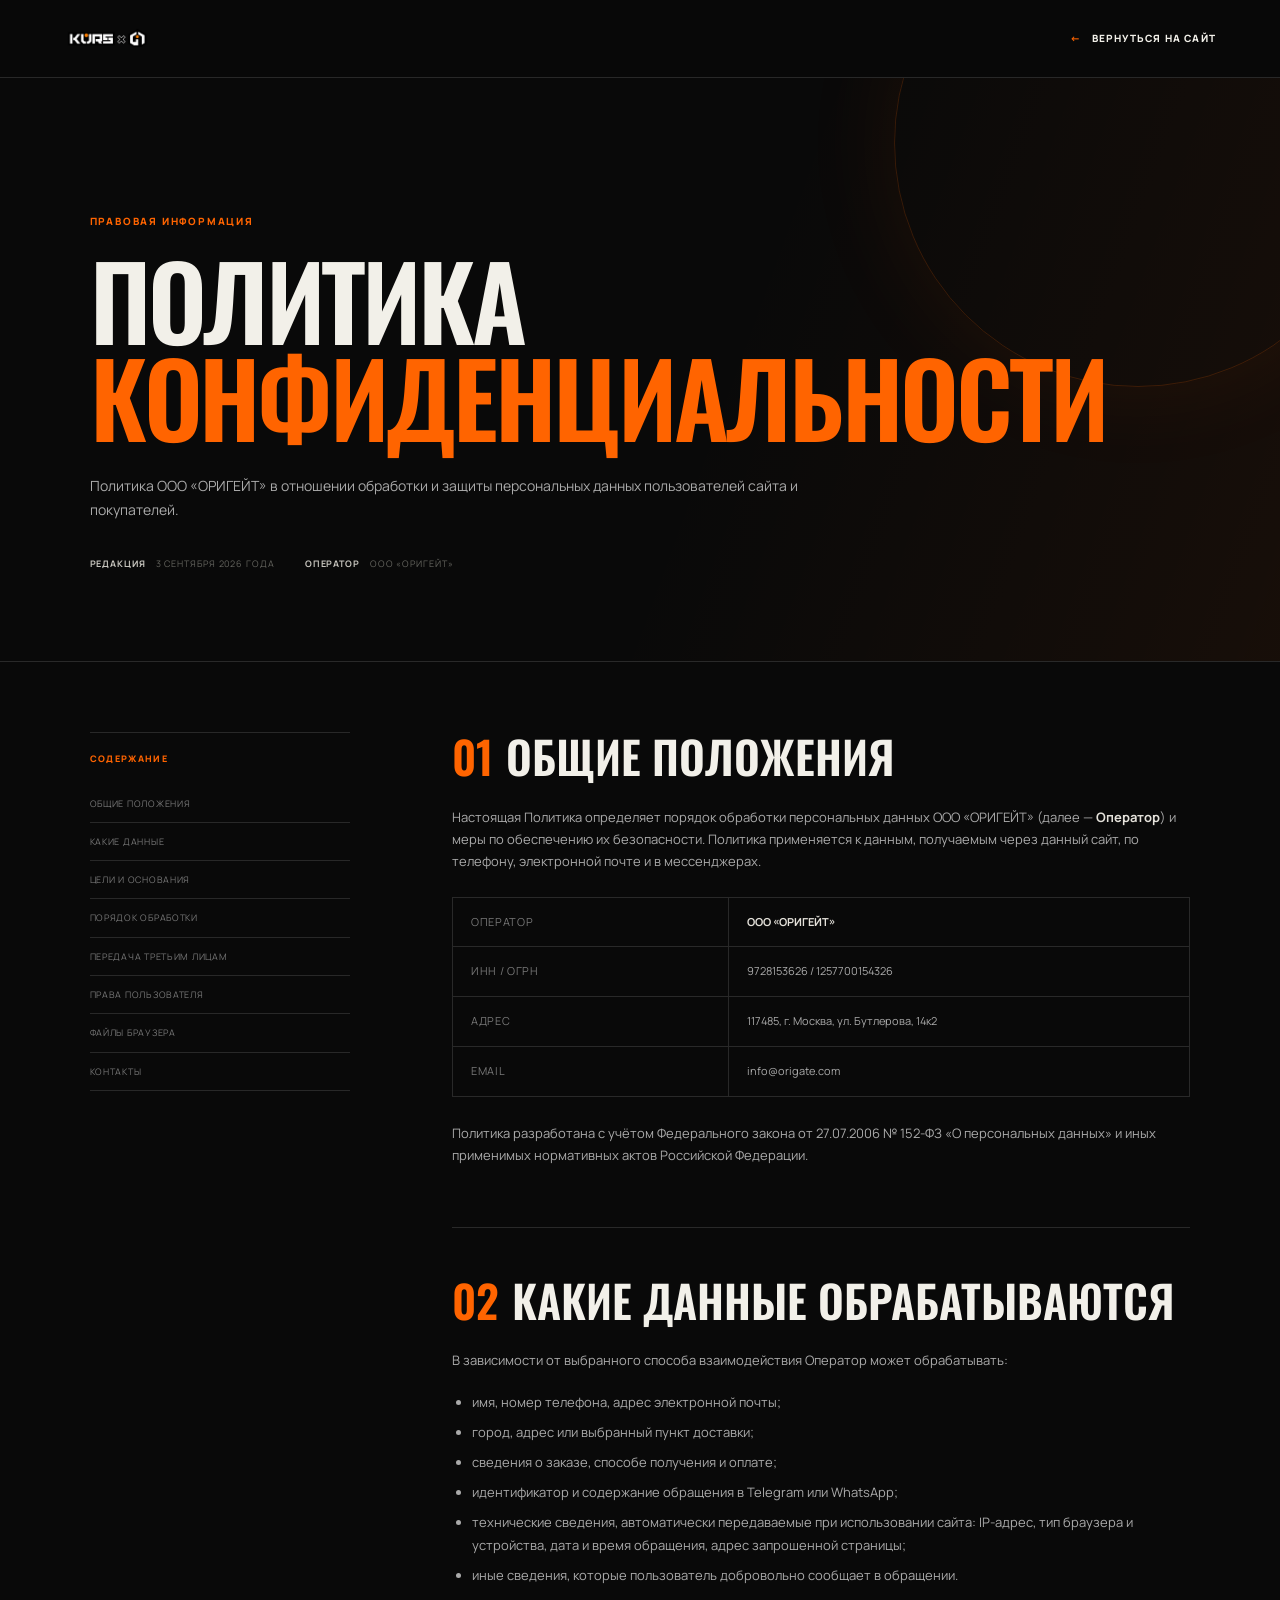
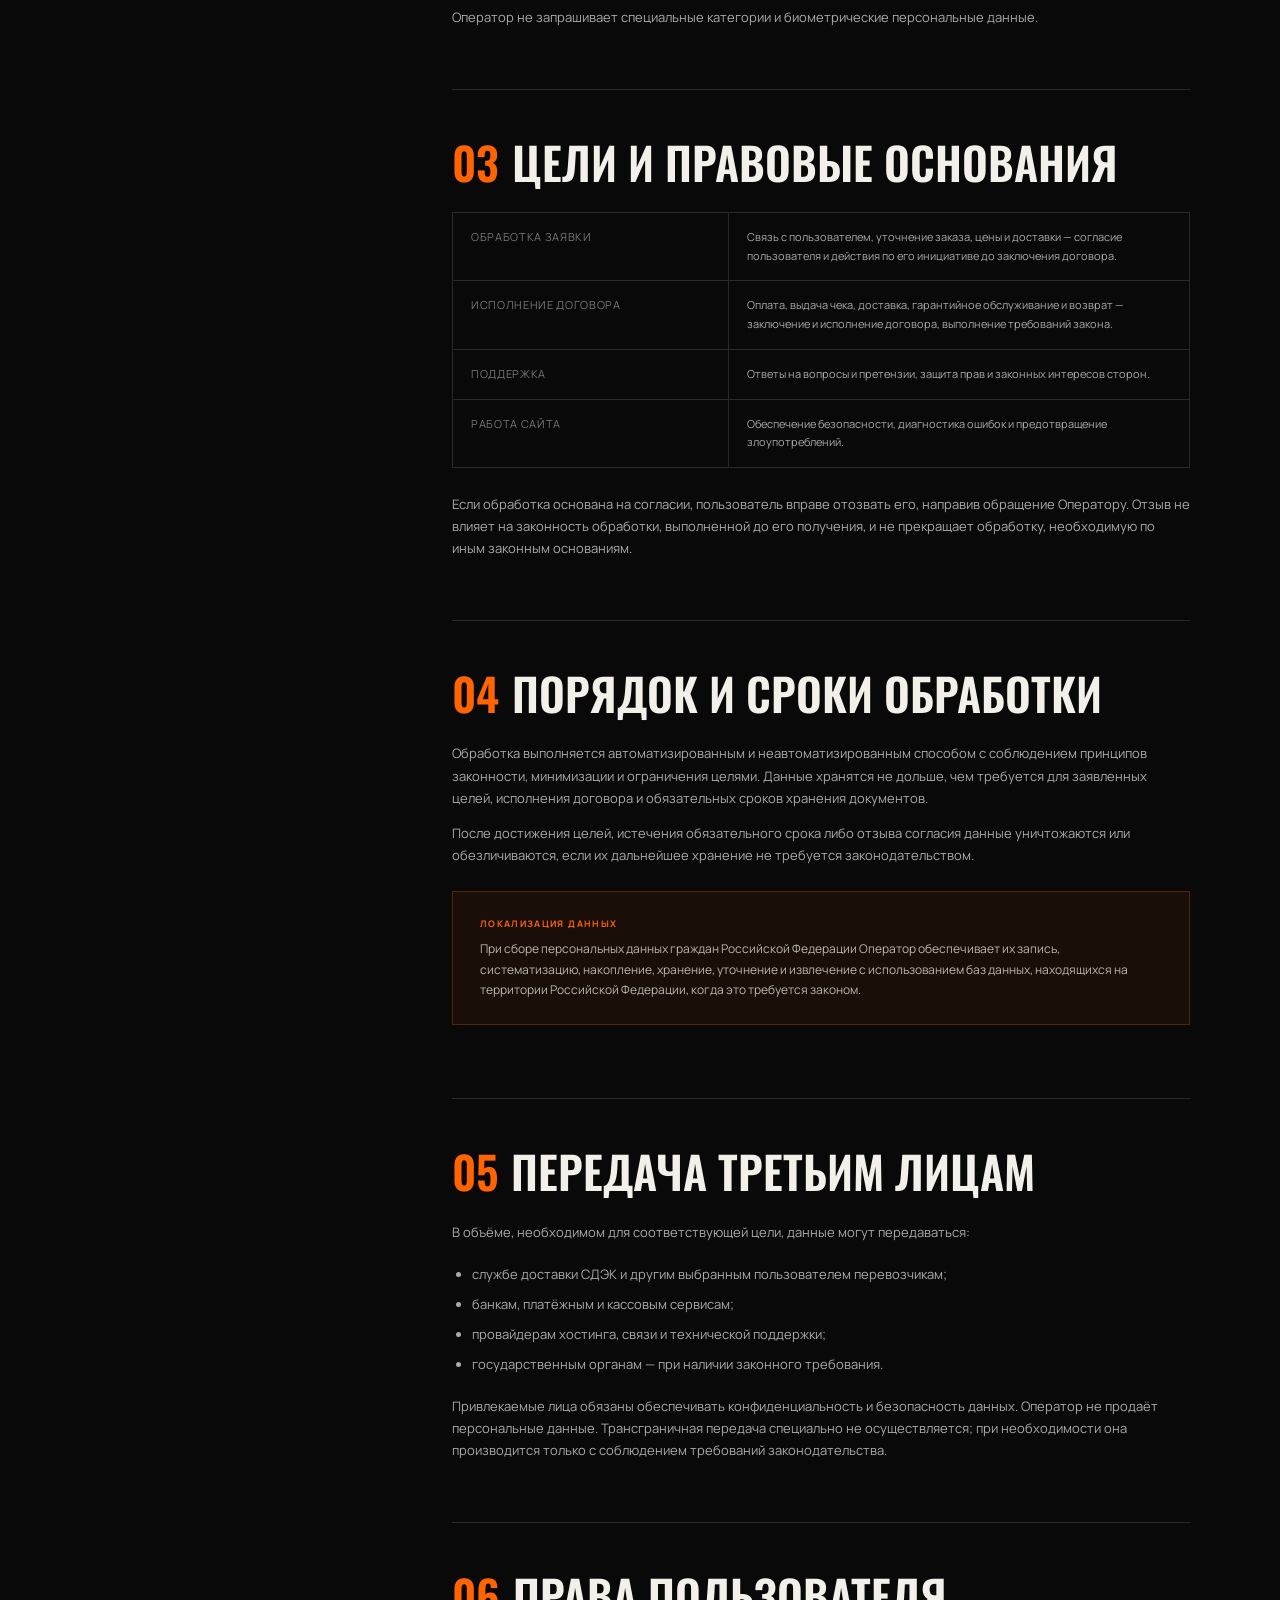
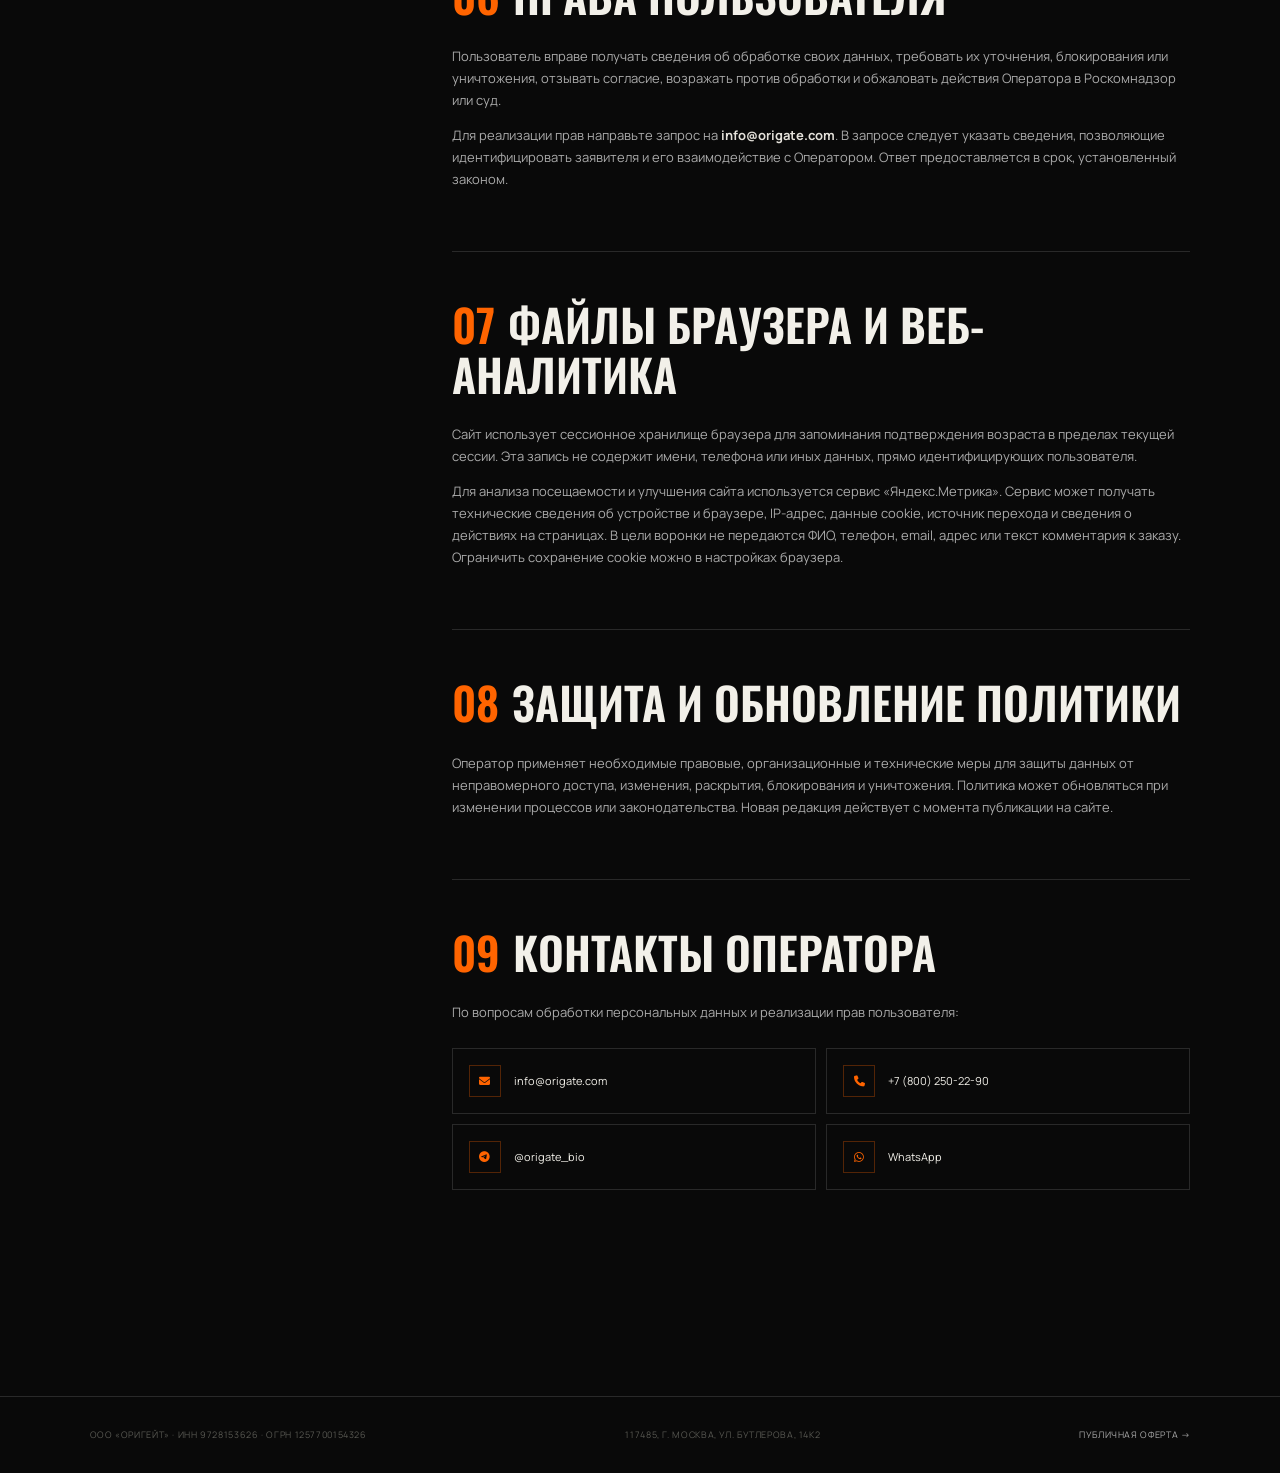
<file: public_html/privacy.html>
<!doctype html>
<html lang="ru">
<head>
  <meta charset="UTF-8"><meta name="viewport" content="width=device-width, initial-scale=1.0"><meta name="theme-color" content="#090909">
  <meta name="robots" content="index, follow, max-snippet:-1">
  <meta name="description" content="Политика ООО «ОРИГЕЙТ» в отношении обработки и защиты персональных данных пользователей сайта ORIGATE TACTIC и покупателей БУЛЬДОГ KURS.">
  <meta property="og:type" content="article"><meta property="og:locale" content="ru_RU"><meta property="og:site_name" content="ORIGATE TACTIC">
  <meta property="og:url" content="https://origate-tactic.ru/privacy.html"><meta property="og:title" content="Политика конфиденциальности — ООО «ОРИГЕЙТ»"><meta property="og:description" content="Порядок обработки и защиты персональных данных пользователей сайта и покупателей."><meta property="og:image" content="https://origate-tactic.ru/og-share-v2.png"><meta property="og:image:secure_url" content="https://origate-tactic.ru/og-share-v2.png"><meta property="og:image:type" content="image/png"><meta property="og:image:width" content="1200"><meta property="og:image:height" content="630"><meta property="og:image:alt" content="БУЛЬДОГ KURS — официальный дистрибьютор"><meta name="twitter:card" content="summary_large_image"><meta name="twitter:image" content="https://origate-tactic.ru/og-share-v2.png">
  <title>Политика конфиденциальности — KURS × ORIGATE</title>
  <link rel="canonical" href="https://origate-tactic.ru/privacy.html">
  <link rel="alternate" hreflang="ru-RU" href="https://origate-tactic.ru/privacy.html">
  <link rel="icon" href="favicon.png" type="image/png" sizes="any">
  <link rel="apple-touch-icon" href="favicon.png">
  <link rel="preconnect" href="https://fonts.googleapis.com"><link rel="preconnect" href="https://fonts.gstatic.com" crossorigin>
  <link href="https://fonts.googleapis.com/css2?family=Manrope:wght@400;500;600;700;800&family=Oswald:wght@500;600;700&display=swap" rel="stylesheet">
  <link rel="stylesheet" href="https://cdnjs.cloudflare.com/ajax/libs/font-awesome/6.7.2/css/all.min.css"><link rel="stylesheet" href="legal.css">
  <!-- Yandex.Metrika counter -->
  <script type="text/javascript">
    window.dataLayer = window.dataLayer || [];
    (function(m,e,t,r,i,k,a){
      m[i]=m[i]||function(){(m[i].a=m[i].a||[]).push(arguments)};
      m[i].l=1*new Date();
      for (var j = 0; j < document.scripts.length; j++) {if (document.scripts[j].src === r) { return; }}
      k=e.createElement(t),a=e.getElementsByTagName(t)[0],k.async=1,k.src=r,a.parentNode.insertBefore(k,a)
    })(window, document,'script','https://mc.yandex.ru/metrika/tag.js?id=112191143', 'ym');

    ym(112191143, 'init', {ssr:true, webvisor:true, clickmap:true, ecommerce:"dataLayer", referrer: document.referrer, url: location.href, accurateTrackBounce:true, trackLinks:true});
  </script>
  <!-- /Yandex.Metrika counter -->
</head>
<body>
  <noscript><div><img src="https://mc.yandex.ru/watch/112191143" style="position:absolute; left:-9999px;" alt=""></div></noscript>
  <header class="legal-page__header"><a class="legal-page__logo" href="/"><img src="kursXorigate.png" alt="KURS × ORIGATE"></a><a class="legal-page__back" href="/"><span>←</span>Вернуться на сайт</a></header>
  <main>
    <section class="legal-page__hero"><span class="legal-page__eyebrow">Правовая информация</span><h1>Политика<br><span>конфиденциальности</span></h1><p class="legal-page__lead">Политика ООО «ОРИГЕЙТ» в отношении обработки и защиты персональных данных пользователей сайта и покупателей.</p><div class="legal-page__meta"><span><b>Редакция</b> 3 сентября 2026 года</span><span><b>Оператор</b> ООО «ОРИГЕЙТ»</span></div></section>
    <div class="legal-page__layout">
      <nav class="legal-page__nav" aria-label="Содержание"><span>Содержание</span><a href="#general">Общие положения</a><a href="#data">Какие данные</a><a href="#purposes">Цели и основания</a><a href="#processing">Порядок обработки</a><a href="#sharing">Передача третьим лицам</a><a href="#rights">Права пользователя</a><a href="#cookies">Файлы браузера</a><a href="#contacts">Контакты</a></nav>
      <article class="legal-copy">
        <section id="general"><h2><b>01</b>Общие положения</h2><p>Настоящая Политика определяет порядок обработки персональных данных ООО «ОРИГЕЙТ» (далее — <strong>Оператор</strong>) и меры по обеспечению их безопасности. Политика применяется к данным, получаемым через данный сайт, по телефону, электронной почте и в мессенджерах.</p><div class="legal-table"><div><span>Оператор</span><p><strong>ООО «ОРИГЕЙТ»</strong></p></div><div><span>ИНН / ОГРН</span><p>9728153626 / 1257700154326</p></div><div><span>Адрес</span><p>117485, г. Москва, ул. Бутлерова, 14к2</p></div><div><span>Email</span><p><a href="mailto:info@origate.com">info@origate.com</a></p></div></div><p>Политика разработана с учётом Федерального закона от 27.07.2006 № 152-ФЗ «О персональных данных» и иных применимых нормативных актов Российской Федерации.</p></section>
        <section id="data"><h2><b>02</b>Какие данные обрабатываются</h2><p>В зависимости от выбранного способа взаимодействия Оператор может обрабатывать:</p><ul><li>имя, номер телефона, адрес электронной почты;</li><li>город, адрес или выбранный пункт доставки;</li><li>сведения о заказе, способе получения и оплате;</li><li>идентификатор и содержание обращения в Telegram или WhatsApp;</li><li>технические сведения, автоматически передаваемые при использовании сайта: IP-адрес, тип браузера и устройства, дата и время обращения, адрес запрошенной страницы;</li><li>иные сведения, которые пользователь добровольно сообщает в обращении.</li></ul><p>Оператор не запрашивает специальные категории и биометрические персональные данные.</p></section>
        <section id="purposes"><h2><b>03</b>Цели и правовые основания</h2><div class="legal-table"><div><span>Обработка заявки</span><p>Связь с пользователем, уточнение заказа, цены и доставки — согласие пользователя и действия по его инициативе до заключения договора.</p></div><div><span>Исполнение договора</span><p>Оплата, выдача чека, доставка, гарантийное обслуживание и возврат — заключение и исполнение договора, выполнение требований закона.</p></div><div><span>Поддержка</span><p>Ответы на вопросы и претензии, защита прав и законных интересов сторон.</p></div><div><span>Работа сайта</span><p>Обеспечение безопасности, диагностика ошибок и предотвращение злоупотреблений.</p></div></div><p>Если обработка основана на согласии, пользователь вправе отозвать его, направив обращение Оператору. Отзыв не влияет на законность обработки, выполненной до его получения, и не прекращает обработку, необходимую по иным законным основаниям.</p></section>
        <section id="processing"><h2><b>04</b>Порядок и сроки обработки</h2><p>Обработка выполняется автоматизированным и неавтоматизированным способом с соблюдением принципов законности, минимизации и ограничения целями. Данные хранятся не дольше, чем требуется для заявленных целей, исполнения договора и обязательных сроков хранения документов.</p><p>После достижения целей, истечения обязательного срока либо отзыва согласия данные уничтожаются или обезличиваются, если их дальнейшее хранение не требуется законодательством.</p><div class="legal-callout"><b>Локализация данных</b>При сборе персональных данных граждан Российской Федерации Оператор обеспечивает их запись, систематизацию, накопление, хранение, уточнение и извлечение с использованием баз данных, находящихся на территории Российской Федерации, когда это требуется законом.</div></section>
        <section id="sharing"><h2><b>05</b>Передача третьим лицам</h2><p>В объёме, необходимом для соответствующей цели, данные могут передаваться:</p><ul><li>службе доставки СДЭК и другим выбранным пользователем перевозчикам;</li><li>банкам, платёжным и кассовым сервисам;</li><li>провайдерам хостинга, связи и технической поддержки;</li><li>государственным органам — при наличии законного требования.</li></ul><p>Привлекаемые лица обязаны обеспечивать конфиденциальность и безопасность данных. Оператор не продаёт персональные данные. Трансграничная передача специально не осуществляется; при необходимости она производится только с соблюдением требований законодательства.</p></section>
        <section id="rights"><h2><b>06</b>Права пользователя</h2><p>Пользователь вправе получать сведения об обработке своих данных, требовать их уточнения, блокирования или уничтожения, отзывать согласие, возражать против обработки и обжаловать действия Оператора в Роскомнадзор или суд.</p><p>Для реализации прав направьте запрос на <a href="mailto:info@origate.com"><strong>info@origate.com</strong></a>. В запросе следует указать сведения, позволяющие идентифицировать заявителя и его взаимодействие с Оператором. Ответ предоставляется в срок, установленный законом.</p></section>
        <section id="cookies"><h2><b>07</b>Файлы браузера и веб-аналитика</h2><p>Сайт использует сессионное хранилище браузера для запоминания подтверждения возраста в пределах текущей сессии. Эта запись не содержит имени, телефона или иных данных, прямо идентифицирующих пользователя.</p><p>Для анализа посещаемости и улучшения сайта используется сервис «Яндекс.Метрика». Сервис может получать технические сведения об устройстве и браузере, IP-адрес, данные cookie, источник перехода и сведения о действиях на страницах. В цели воронки не передаются ФИО, телефон, email, адрес или текст комментария к заказу. Ограничить сохранение cookie можно в настройках браузера.</p></section>
        <section id="security"><h2><b>08</b>Защита и обновление Политики</h2><p>Оператор применяет необходимые правовые, организационные и технические меры для защиты данных от неправомерного доступа, изменения, раскрытия, блокирования и уничтожения. Политика может обновляться при изменении процессов или законодательства. Новая редакция действует с момента публикации на сайте.</p></section>
        <section id="contacts"><h2><b>09</b>Контакты Оператора</h2><p>По вопросам обработки персональных данных и реализации прав пользователя:</p><div class="legal-contact"><a href="mailto:info@origate.com"><i class="fa-solid fa-envelope" aria-hidden="true"></i>info@origate.com</a><a href="tel:+78002502290"><i class="fa-solid fa-phone" aria-hidden="true"></i>+7 (800) 250-22-90</a><a href="https://t.me/origate_bio" target="_blank" rel="noopener"><i class="fa-brands fa-telegram" aria-hidden="true"></i>@origate_bio</a><a href="https://wa.me/message/SS2ZXF72IT3LB1" target="_blank" rel="noopener"><i class="fa-brands fa-whatsapp" aria-hidden="true"></i>WhatsApp</a></div></section>
      </article>
    </div>
  </main>
  <footer class="legal-page__footer"><span>ООО «ОРИГЕЙТ» · ИНН 9728153626 · ОГРН 1257700154326</span><span>117485, г. Москва, ул. Бутлерова, 14к2</span><a href="offer.html">Публичная оферта →</a></footer>
</body></html>
</file>
<file: styles.css>
:root{--bg:#090909;--panel:#111210;--panel-2:#181916;--text:#f4f1e9;--muted:#999991;--line:rgba(255,255,255,.13);--orange:#ff6400;--orange-2:#ff8a00;--font:'Manrope',Arial,sans-serif;--display:'Oswald','Arial Narrow',sans-serif}
*{scrollbar-width:thin;scrollbar-color:#fd7f02 #0d0d0c}
*::-webkit-scrollbar{width:10px;height:10px}
*::-webkit-scrollbar-track{background:#0d0d0c;border-left:1px solid #24241f}
*::-webkit-scrollbar-thumb{min-height:42px;background:#fd7f02;border:2px solid #0d0d0c;border-radius:0}
*::-webkit-scrollbar-thumb:hover{background:#ff9a32}
*::-webkit-scrollbar-corner{background:#0d0d0c}
*{box-sizing:border-box}html{scroll-behavior:smooth;background:var(--bg)}body{margin:0;background:var(--bg);color:var(--text);font-family:var(--font);line-height:1.5;overflow-x:hidden}body.age-locked{overflow:hidden}a{color:inherit;text-decoration:none}button,input,select{font:inherit}button{color:inherit}.noise{position:fixed;inset:0;opacity:.035;pointer-events:none;z-index:99;background-image:url("data:image/svg+xml,%3Csvg viewBox='0 0 200 200' xmlns='http://www.w3.org/2000/svg'%3E%3Cfilter id='n'%3E%3CfeTurbulence type='fractalNoise' baseFrequency='.82' numOctaves='3' stitchTiles='stitch'/%3E%3C/filter%3E%3Crect width='100%25' height='100%25' filter='url(%23n)' opacity='.9'/%3E%3C/svg%3E")}.scroll-progress{position:fixed;left:0;right:0;top:0;height:2px;z-index:120;background:transparent}.scroll-progress span{display:block;width:0;height:100%;background:var(--orange);box-shadow:0 0 10px var(--orange)}
.section{padding:120px max(6vw,28px);position:relative}.section__index{font-size:11px;letter-spacing:.24em;color:#76766f;border-top:1px solid var(--line);padding-top:13px;margin-bottom:64px}.eyebrow{text-transform:uppercase;letter-spacing:.18em;font-size:11px;font-weight:800;color:var(--orange);margin:0 0 18px}h1,h2,h3,p{margin-top:0}h1,h2{font-family:var(--display);text-transform:uppercase;letter-spacing:-.035em;line-height:.93;margin-bottom:30px}h2{font-size:clamp(54px,7vw,108px)}h1 span,h2 span,.final-cta h2 span{color:var(--orange)}.section-heading{display:flex;justify-content:space-between;align-items:flex-end;gap:40px;margin-bottom:60px}.section-heading .eyebrow{align-self:flex-start}.section-heading h2{margin:0}.button{border:0;cursor:pointer;display:inline-flex;align-items:center;justify-content:center;gap:30px;min-height:58px;padding:0 25px;text-transform:uppercase;font-size:12px;letter-spacing:.08em;font-weight:800;transition:.3s ease}.button span{font-size:20px;line-height:1}.button--primary{background:var(--orange);color:#fff;box-shadow:0 8px 35px rgba(255,100,0,.22)}.button--primary:hover{background:var(--orange-2);transform:translateY(-2px);box-shadow:0 12px 45px rgba(255,100,0,.34)}.button--ghost{border:1px solid var(--line);background:transparent}.button--glass{border:1px solid rgba(255,255,255,.3);background:rgba(0,0,0,.2);backdrop-filter:blur(14px)}.button--glass:hover,.button--ghost:hover{border-color:var(--orange);color:var(--orange)}
.age-gate{position:fixed;inset:0;z-index:1000;display:grid;place-items:center;padding:20px;transition:.5s ease}.age-gate.is-hidden{opacity:0;visibility:hidden;pointer-events:none}.age-gate__backdrop{position:absolute;inset:0;background:rgba(0,0,0,.87);backdrop-filter:blur(18px)}.age-gate__panel{width:min(610px,100%);position:relative;background:linear-gradient(145deg,#191a17,#0e0e0d);border:1px solid rgba(255,255,255,.15);padding:58px 58px 48px;overflow:hidden;box-shadow:0 40px 100px rgba(0,0,0,.75)}.age-gate__panel:before{content:'';position:absolute;width:190px;height:7px;top:0;left:0;background:var(--orange)}.age-gate__panel h2{font-size:clamp(52px,8vw,82px);margin:0 0 22px}.age-gate__panel>p:not(.eyebrow){max-width:450px;color:#bbb;line-height:1.7}.age-gate__actions{display:grid;grid-template-columns:1.2fr 1fr;gap:10px;margin:32px 0 22px}.age-gate__panel>small{color:#777;font-size:10px}.age-gate__mark{position:absolute;right:-30px;bottom:-80px;width:220px;height:310px;overflow:hidden;opacity:.12}.age-gate__mark img{width:100%;height:100%;object-fit:cover;object-position:center}
.header{position:fixed;z-index:100;left:0;right:0;top:0;height:86px;padding:0 max(4vw,22px);display:flex;align-items:center;justify-content:space-between;border-bottom:1px solid rgba(255,255,255,.12);transition:.3s}.header.is-scrolled{height:70px;background:rgba(8,8,8,.88);backdrop-filter:blur(18px)}.brand{display:flex;align-items:center;gap:12px}.brand img{width:38px;height:52px;object-fit:cover;object-position:center 35%}.brand span{display:flex;flex-direction:column;line-height:1}.brand b{font-family:var(--display);font-size:20px;letter-spacing:.05em}.brand small{font-size:8px;color:#8c8c85;letter-spacing:.22em;margin-top:5px}.nav{display:flex;gap:32px}.nav a{font-size:11px;text-transform:uppercase;letter-spacing:.11em;color:#ccc;transition:.2s}.nav a:hover{color:var(--orange)}.header__cta{font-size:11px;text-transform:uppercase;letter-spacing:.12em;font-weight:800;display:flex;gap:18px;align-items:center}.header__cta span{color:var(--orange);font-size:18px}.menu-toggle{display:none;background:none;border:0;width:42px;height:42px;padding:10px}.menu-toggle span{display:block;height:1px;background:#fff;margin:7px 0}
.hero{height:100svh;min-height:720px;position:relative;display:flex;align-items:center;padding:130px max(8vw,36px) 80px;overflow:hidden}.hero__bg{position:absolute;inset:0;background:url('images/main background.png') center/cover no-repeat;transform:scale(1.04);animation:hero-in 1.6s cubic-bezier(.2,.7,.2,1) both}.hero__shade{position:absolute;inset:0;background:linear-gradient(90deg,rgba(3,3,3,.96) 0%,rgba(3,3,3,.72) 38%,rgba(3,3,3,.12) 72%),linear-gradient(0deg,rgba(0,0,0,.75),transparent 40%)}.hero__content{position:relative;z-index:2;width:min(700px,68vw)}.hero__status{font-size:10px;letter-spacing:.16em;text-transform:uppercase;color:#b8b8b1;display:flex;align-items:center;gap:10px;margin-bottom:24px}.hero__status i{width:7px;height:7px;border-radius:50%;background:var(--orange);box-shadow:0 0 16px var(--orange)}.hero h1{font-size:clamp(76px,10.5vw,170px);margin:0}.hero__lead{font-size:clamp(16px,1.4vw,20px);max-width:650px;color:#d4d2cc;line-height:1.65;margin:30px 0}.hero__actions{display:flex;gap:10px}.hero__facts{display:flex;gap:42px;margin-top:52px}.hero__facts span{font-size:10px;text-transform:uppercase;letter-spacing:.08em;color:#888;line-height:1.6}.hero__facts b{display:block;color:#eee;font-size:12px}.hero__rail{position:absolute;right:30px;top:50%;transform:translateY(-50%);z-index:2;display:flex;flex-direction:column;align-items:center;gap:18px;font-size:9px;letter-spacing:.2em}.hero__rail i{height:120px;width:1px;background:linear-gradient(var(--orange),rgba(255,255,255,.2))}.hero__rail b{writing-mode:vertical-rl;color:#888}.hero__scroll{position:absolute;z-index:2;left:max(8vw,36px);bottom:28px;text-transform:uppercase;font-size:9px;letter-spacing:.25em;color:#aaa;display:flex;align-items:center;gap:12px}.hero__scroll i{width:34px;height:1px;background:var(--orange)}
.intro{background:#efeee8;color:#151513}.intro .section__index{border-color:rgba(0,0,0,.15)}.intro__copy{display:grid;grid-template-columns:1fr 2fr 1fr;align-items:start;gap:40px}.intro__copy .eyebrow{color:#b74a00}.intro__copy h2{font-size:clamp(52px,6.5vw,96px);grid-column:2;margin-top:-12px}.intro__copy p:last-child{font-size:15px;color:#5a5a55;line-height:1.8}.intro__stats{display:grid;grid-template-columns:repeat(4,1fr);margin-top:90px;border-top:1px solid rgba(0,0,0,.16);border-bottom:1px solid rgba(0,0,0,.16)}.intro__stats article{padding:34px 24px 32px 0;border-right:1px solid rgba(0,0,0,.16)}.intro__stats article:not(:first-child){padding-left:28px}.intro__stats article:last-child{border:0}.intro__stats strong{font:700 clamp(44px,5vw,74px)/1 var(--display);letter-spacing:-.04em}.intro__stats em{font:600 18px var(--display);font-style:normal;color:var(--orange);margin-left:7px}.intro__stats p{font-size:11px;color:#676761;max-width:160px;margin:16px 0 0}
.modes{background:var(--bg)}.modes__stage{display:grid;grid-template-columns:1.2fr .8fr;min-height:740px;border:1px solid var(--line)}.modes__image{position:relative;overflow:hidden;background:#111}.modes__image img{width:100%;height:100%;object-fit:cover;object-position:center 32%;filter:saturate(.8);transition:.8s ease}.modes__image-shade{position:absolute;inset:0;background:linear-gradient(90deg,transparent 60%,rgba(9,9,9,.8)),linear-gradient(0deg,rgba(0,0,0,.32),transparent)}.sound-waves{position:absolute;left:10%;top:18%;width:180px;height:180px}.sound-waves i{position:absolute;inset:0;border:1px solid rgba(255,100,0,.5);border-radius:50%;animation:pulse 2.4s infinite}.sound-waves i:nth-child(2){animation-delay:.8s}.sound-waves i:nth-child(3){animation-delay:1.6s}.modes__content{display:flex;flex-direction:column;background:#10110f}.mode-tabs{display:grid}.mode-tab{border:0;border-bottom:1px solid var(--line);background:transparent;padding:22px 28px;text-align:left;text-transform:uppercase;letter-spacing:.08em;font-size:11px;color:#81817b;cursor:pointer;transition:.25s}.mode-tab b{color:#555;margin-right:18px}.mode-tab.is-active{color:#fff;background:#181916}.mode-tab.is-active b{color:var(--orange)}.mode-copy{padding:55px 45px;display:flex;flex-direction:column;flex:1}.mode-copy>span{color:var(--orange);font-size:10px;letter-spacing:.18em}.mode-copy h3{font:600 clamp(34px,4vw,58px)/1.05 var(--display);text-transform:uppercase;margin:20px 0}.mode-copy p{color:#999;line-height:1.8;font-size:14px}.mode-copy>div{border-top:1px solid var(--line);margin-top:auto;padding-top:30px;display:flex;align-items:end;gap:16px}.mode-copy>div b{font:600 48px var(--display)}.mode-copy>div small{font-size:10px;text-transform:uppercase;letter-spacing:.1em;color:#777;max-width:100px;margin-bottom:10px}
.mechanics{position:relative;background:#0a0a09;overflow:hidden}.mechanics__bg{position:absolute;inset:0;background:url('images/background for text.png') center/cover fixed no-repeat;opacity:.38}.mechanics__bg:after{content:'';position:absolute;inset:0;background:linear-gradient(90deg,rgba(5,5,5,.97),rgba(5,5,5,.45)),linear-gradient(0deg,#090909,transparent 30%,transparent 70%,#090909)}.mechanics__inner{z-index:1}.steps{margin-left:34%;border-top:1px solid var(--line)}.steps article{display:grid;grid-template-columns:100px 1fr;gap:25px;padding:35px 0;border-bottom:1px solid var(--line)}.steps article>b{font:600 34px var(--display);color:var(--orange)}.steps h3{font:600 27px var(--display);text-transform:uppercase;margin:0 0 8px}.steps p{margin:0;color:#888;font-size:13px}.safety-note{margin:45px 0 0 34%;display:flex;gap:20px;align-items:flex-start;padding:24px;background:rgba(255,100,0,.08);border:1px solid rgba(255,100,0,.25)}.safety-note span{display:grid;place-items:center;width:28px;height:28px;flex:0 0 auto;border-radius:50%;background:var(--orange);font-weight:800}.safety-note p{font-size:12px;color:#aaa;margin:3px 0}.safety-note b{color:#fff}
.specs{background:#0c0c0b}.specs__grid{display:grid;grid-template-columns:1fr 1fr;gap:7vw;align-items:center}.specs__visual{position:relative;height:min(76vw,780px);overflow:hidden}.specs__visual img{width:100%;height:100%;object-fit:cover;position:relative;filter:saturate(.75)}.specs__halo{position:absolute;inset:15%;background:var(--orange);filter:blur(100px);opacity:.16}.specs__content h2{font-size:clamp(58px,6vw,90px)}.spec-list{border-top:1px solid var(--line)}.spec-list div{display:flex;justify-content:space-between;gap:20px;padding:18px 0;border-bottom:1px solid var(--line);font-size:12px}.spec-list span{color:#777}.spec-list b{text-align:right}.text-link{margin-top:28px;border:0;background:none;padding:0;text-transform:uppercase;color:#eee;font-size:10px;letter-spacing:.13em;cursor:pointer}.text-link span{color:var(--orange);margin-left:12px}
.kit{background:#edebe5;color:#141412}.kit .section__index{border-color:rgba(0,0,0,.14)}.kit__grid{display:grid;grid-template-columns:.75fr 1.25fr;gap:7vw;align-items:center}.kit__copy h2{font-size:clamp(54px,6vw,90px)}.kit__copy>p:not(.eyebrow){color:#666;line-height:1.8}.check-list{display:grid;grid-template-columns:1fr 1fr;gap:13px 22px;padding:25px 0;margin:25px 0;border-top:1px solid rgba(0,0,0,.15);border-bottom:1px solid rgba(0,0,0,.15);list-style:none}.check-list li{font-size:12px;font-weight:700}.check-list li:before{content:'✓';color:var(--orange);margin-right:8px}.kit__warning{font-size:11px;color:#666;margin:0 0 28px}.kit__warning b{color:#111}.kit__image{border:0;background:#111;padding:0;position:relative;cursor:pointer;overflow:hidden;max-height:860px}.kit__image img{display:block;width:100%;height:100%;object-fit:cover;transition:.6s}.kit__image:hover img{transform:scale(1.025)}.kit__image>span{position:absolute;left:25px;right:25px;bottom:25px;background:rgba(10,10,10,.85);color:#fff;backdrop-filter:blur(10px);display:flex;justify-content:space-between;align-items:center;padding:18px 22px;text-align:left;font-size:10px;text-transform:uppercase;letter-spacing:.1em}.kit__image>span b{font-size:25px;color:var(--orange)}
.compare{background:#0d0e0c}.compare__table{border:1px solid var(--line)}.compare__head,.compare__table>div{display:grid;grid-template-columns:.7fr 1fr 1.2fr}.compare__head b{font:600 28px var(--display);padding:25px 28px}.compare__head .is-bulldog{background:var(--orange);display:flex;justify-content:space-between;align-items:center}.compare__head small{font:700 8px var(--font);letter-spacing:.1em;border:1px solid rgba(255,255,255,.4);padding:5px 8px}.compare__table>div:not(.compare__head){border-top:1px solid var(--line)}.compare__table>div>span,.compare__table>div>p{margin:0;padding:20px 28px;border-right:1px solid var(--line);font-size:12px}.compare__table>div>span{color:#777;text-transform:uppercase;letter-spacing:.08em}.compare__table>div>p:nth-child(2){color:#777}.compare__table>div>p:last-child{background:#151613}.compare__table p b{color:#fff}
.accessories{background:#11120f}.accessories__layout{display:grid;grid-template-columns:.8fr 1.2fr;gap:8vw}.accessories__sticky{position:sticky;top:130px;height:max-content}.accessories__sticky h2{font-size:clamp(60px,7vw,100px)}.accessories__sticky>p:not(.eyebrow){max-width:430px;color:#90908a;line-height:1.8}.accessories__sticky .muted{font-size:10px;text-transform:uppercase;letter-spacing:.12em;color:#555}.accessories__cards{display:grid;grid-template-columns:1fr 1fr;gap:1px;background:var(--line)}.accessories__cards article{min-height:300px;background:#171815;padding:30px;position:relative;transition:.3s}.accessories__cards article:hover{background:#1d1e1a;transform:translateY(-3px);z-index:2}.accessories__cards article>b{font:600 36px var(--display);color:#383934}.accessories__cards article>span{display:block;color:var(--orange);font-size:9px;text-transform:uppercase;letter-spacing:.12em;margin:48px 0 12px}.accessories__cards h3{font:600 26px/1.15 var(--display);text-transform:uppercase}.accessories__cards p{font-size:12px;color:#777}.accessories__image{grid-column:1/-1;border:0;padding:0;position:relative;cursor:pointer;overflow:hidden;max-height:520px;background:#000}.accessories__image img{width:100%;display:block;object-fit:cover;object-position:center 22%;transition:.6s}.accessories__image:hover img{transform:scale(1.02)}.accessories__image span{position:absolute;inset:auto 25px 25px 25px;background:var(--orange);padding:16px 20px;text-align:left;text-transform:uppercase;font-size:10px;font-weight:800;letter-spacing:.08em}
.trust{position:relative;overflow:hidden}.trust__bg{position:absolute;inset:0;background:url('images/бульдоги сталкер гарантия.jpg') center 35%/cover no-repeat;filter:saturate(.55)}.trust__bg:after{content:'';position:absolute;inset:0;background:linear-gradient(90deg,rgba(5,5,5,.97),rgba(5,5,5,.45)),linear-gradient(0deg,#080808 0%,transparent 45%,rgba(0,0,0,.8) 100%)}.trust__inner{z-index:1;min-height:970px;display:flex;flex-direction:column}.trust__top h2{font-size:clamp(56px,7vw,105px)}.trust__cards{display:grid;grid-template-columns:repeat(3,1fr);gap:1px;background:var(--line);margin-top:auto}.trust__cards article{background:rgba(12,12,11,.82);backdrop-filter:blur(14px);padding:32px;min-height:260px}.trust__cards article>span{color:var(--orange);font:600 34px var(--display)}.trust__cards h3{font:600 24px var(--display);text-transform:uppercase;margin-top:45px}.trust__cards p{font-size:12px;color:#999;line-height:1.7}.legal{display:grid;grid-template-columns:.4fr 1.6fr;gap:40px;background:#eceae4;color:#151513;padding:25px 30px}.legal b{text-transform:uppercase;font-size:11px}.legal p{font-size:11px;margin:0;color:#555}
.order{background:#efeee8;color:#111}.order .section__index{border-color:rgba(0,0,0,.15)}.order__grid{display:grid;grid-template-columns:1fr .85fr;gap:9vw;align-items:start}.order__copy h2{font-size:clamp(58px,7vw,105px)}.order__copy>p:not(.eyebrow){max-width:580px;color:#666;line-height:1.8}.order-flow{list-style:none;padding:0;margin:45px 0;border-top:1px solid rgba(0,0,0,.15)}.order-flow li{display:flex;gap:22px;padding:19px 0;border-bottom:1px solid rgba(0,0,0,.15)}.order-flow li>b{font:600 24px var(--display);color:var(--orange)}.order-flow span{font-weight:800;font-size:13px}.order-flow small{display:block;font-weight:500;color:#777;margin-top:4px}.delivery-line{display:flex;gap:18px;align-items:center}.delivery-line>span{background:#187a45;color:white;font:700 18px var(--font);padding:13px 12px;border-radius:4px}.delivery-line p{margin:0}.delivery-line b,.delivery-line small{display:block}.delivery-line b{font-size:12px}.delivery-line small{font-size:10px;color:#777}.order-form{background:#111210;color:#eee;padding:35px;box-shadow:0 25px 60px rgba(0,0,0,.15)}.order-form__head{display:flex;justify-content:space-between;border-bottom:1px solid var(--line);padding-bottom:25px;margin-bottom:30px;font:600 20px var(--display);text-transform:uppercase}.order-form__head b{font:600 9px var(--font);color:var(--orange);letter-spacing:.1em}.order-form label:not(.checkbox){display:block;font-size:9px;text-transform:uppercase;letter-spacing:.12em;color:#777;margin:0 0 20px}.order-form input,.order-form select{width:100%;background:transparent;border:0;border-bottom:1px solid #3e3f3a;color:#fff;padding:10px 0 13px;outline:none;border-radius:0}.order-form input:focus,.order-form select:focus{border-color:var(--orange)}.order-form select option{background:#111;color:#fff}.checkbox{display:flex;gap:12px;align-items:flex-start;font-size:10px;color:#777;line-height:1.5;margin:28px 0}.checkbox input{width:auto;margin-top:2px;accent-color:var(--orange)}.order-form .button{width:100%}.order-form>small{display:block;color:#555;text-align:center;margin-top:13px;font-size:9px}
.faq{background:#0b0b0a}.faq__grid{display:grid;grid-template-columns:.65fr 1.35fr;gap:8vw}.faq .section-heading{display:block}.faq .section-heading h2{font-size:clamp(62px,7vw,100px)}.faq__list{border-top:1px solid var(--line)}.faq details{border-bottom:1px solid var(--line)}.faq summary{list-style:none;cursor:pointer;padding:25px 0;display:flex;justify-content:space-between;gap:20px;font:600 20px var(--display);text-transform:uppercase}.faq summary::-webkit-details-marker{display:none}.faq summary i{font:400 24px var(--font);color:var(--orange);transition:.3s}.faq details[open] summary i{transform:rotate(45deg)}.faq details p{color:#888;font-size:13px;line-height:1.8;max-width:720px;padding:0 45px 26px 0;margin:0}
.final-cta{height:92svh;min-height:690px;position:relative;display:flex;align-items:center;padding:max(8vw,50px);overflow:hidden}.final-cta__bg{position:absolute;inset:0;background:url('images/background.png') center/cover no-repeat}.final-cta__bg:after{content:'';position:absolute;inset:0;background:linear-gradient(90deg,rgba(4,4,4,.94),rgba(4,4,4,.4) 60%,transparent),linear-gradient(0deg,rgba(0,0,0,.8),transparent 45%)}.final-cta__content{position:relative}.final-cta h2{font-size:clamp(76px,11vw,165px);margin-bottom:40px}.footer{padding:42px max(5vw,25px);display:grid;grid-template-columns:1fr 1fr auto;gap:35px;align-items:center;border-top:1px solid var(--line);background:#080808}.footer>p{margin:0;font-size:10px;color:#666;text-align:center}.footer>a{font-size:10px;text-transform:uppercase;letter-spacing:.12em}.footer>small{grid-column:1/-1;border-top:1px solid var(--line);padding-top:20px;color:#4f4f4b;font-size:9px;line-height:1.7}
.gallery{border:1px solid var(--line);padding:0;background:#090909;max-width:min(86vw,860px);max-height:88vh;box-shadow:0 30px 100px rgba(0,0,0,.8)}.gallery::backdrop{background:rgba(0,0,0,.88);backdrop-filter:blur(12px)}.gallery img{display:block;max-width:100%;max-height:88vh;object-fit:contain}.gallery__close{position:fixed;right:max(4vw,20px);top:20px;border:1px solid rgba(255,255,255,.3);width:46px;height:46px;background:#111;border-radius:50%;font-size:28px;cursor:pointer;z-index:2}.toast{position:fixed;z-index:300;right:25px;bottom:25px;background:#f2f0e9;color:#111;padding:18px 22px;display:flex;flex-direction:column;min-width:310px;transform:translateY(140%);transition:.45s cubic-bezier(.2,.8,.2,1);box-shadow:0 20px 60px rgba(0,0,0,.35);border-left:5px solid var(--orange)}.toast.is-visible{transform:none}.toast b{font-size:12px}.toast span{font-size:9px;color:#777;margin-top:4px}.reveal{opacity:0;transform:translateY(28px);transition:opacity .8s ease,transform .8s cubic-bezier(.2,.7,.2,1)}.reveal.is-visible{opacity:1;transform:none}
@keyframes hero-in{from{transform:scale(1.12);filter:brightness(.5)}to{transform:scale(1.04);filter:brightness(1)}}@keyframes pulse{0%{transform:scale(.2);opacity:0}20%{opacity:1}100%{transform:scale(1.2);opacity:0}}
@media(max-width:980px){.nav{display:none;position:absolute;left:0;right:0;top:70px;padding:20px;background:#0b0b0b;flex-direction:column}.nav.is-open{display:flex}.header__cta{display:none}.menu-toggle{display:block}.hero{padding-left:30px}.hero__content{width:min(720px,86vw)}.hero__rail{display:none}.intro__copy{grid-template-columns:1fr}.intro__copy h2{grid-column:auto}.intro__stats{grid-template-columns:1fr 1fr}.modes__stage,.specs__grid,.kit__grid,.order__grid{grid-template-columns:1fr}.modes__image{min-height:640px}.specs__visual{height:700px}.kit__grid{gap:55px}.accessories__layout{grid-template-columns:1fr}.accessories__sticky{position:static}.trust__cards{grid-template-columns:1fr}.trust__inner{min-height:auto}.trust__cards article{min-height:auto}.faq__grid{grid-template-columns:1fr}.footer{grid-template-columns:1fr auto}.footer>p{display:none}}
@media(max-width:680px){.section{padding:82px 20px}.section__index{margin-bottom:42px}.age-gate__panel{padding:45px 25px 34px}.age-gate__actions{grid-template-columns:1fr}.age-gate__mark{display:none}.header{height:70px}.brand img{width:30px;height:42px}.hero{min-height:740px;padding:110px 20px 75px;align-items:flex-end}.hero__bg{background-position:61% center}.hero__shade{background:linear-gradient(0deg,rgba(2,2,2,.98) 0%,rgba(2,2,2,.78) 55%,rgba(2,2,2,.1) 100%)}.hero h1{font-size:clamp(69px,22vw,96px)}.hero__lead{font-size:14px;margin:20px 0}.hero__actions{flex-direction:column;align-items:stretch}.hero__facts{gap:15px;margin-top:30px}.hero__facts span:nth-child(3){display:none}.hero__scroll{display:none}.intro__copy h2,.section-heading h2{font-size:50px}.intro__stats{grid-template-columns:1fr 1fr;margin-top:50px}.intro__stats article{padding:22px 12px!important}.intro__stats article:nth-child(2){border-right:0}.intro__stats strong{font-size:42px}.section-heading{display:block}.modes__stage{display:flex;flex-direction:column;min-height:auto}.modes__image{min-height:430px}.mode-tabs{grid-template-columns:repeat(3,1fr)}.mode-tab{padding:15px 8px;text-align:center;font-size:8px}.mode-tab b{display:block;margin:0 0 5px}.mode-copy{padding:32px 24px;min-height:420px}.steps,.safety-note{margin-left:0}.steps article{grid-template-columns:60px 1fr}.specs__visual{height:590px}.spec-list div{flex-direction:column;gap:5px}.spec-list b{text-align:left}.check-list{grid-template-columns:1fr}.compare__table{overflow-x:auto}.compare__head,.compare__table>div{min-width:680px}.accessories__cards{grid-template-columns:1fr}.accessories__image{grid-column:auto}.trust__top h2{font-size:49px}.legal{grid-template-columns:1fr;gap:10px}.order-form{padding:28px 20px}.faq summary{font-size:17px}.final-cta{height:82svh;padding:70px 20px;align-items:flex-end}.final-cta h2{font-size:70px}.footer{grid-template-columns:1fr}.footer>a{display:none}.toast{left:15px;right:15px;bottom:15px;min-width:0}}
@media(prefers-reduced-motion:reduce){html{scroll-behavior:auto}.reveal{opacity:1;transform:none;transition:none}.hero__bg,.sound-waves i{animation:none}.button{transition:none}}

/* Optimized image sources for production hosting. */
.hero__bg{background-image:url('images/main-background.webp')}
.mechanics__bg{background-image:url('images/background-text.webp')}
.trust__bg{background-image:url('images/bulldog-warranty.webp')}
.final-cta__bg{background-image:url('images/background.webp')}

/* Compact desktop composition: each major product story fits a standard monitor. */
@media (min-width:981px){
  .section{padding:clamp(58px,7vh,86px) max(6vw,28px)}
  .section__index{font-size:clamp(14px,1.05vw,18px);font-weight:700;letter-spacing:.16em;color:#a7a79f;padding-top:15px;margin-bottom:clamp(26px,4vh,42px)}
  .section-heading{margin-bottom:clamp(28px,4vh,46px)}
  .section-heading .eyebrow,.intro__copy>.eyebrow{font-size:clamp(13px,1vw,17px);line-height:1.4;max-width:300px}
  .eyebrow{font-size:12px}
  h2{font-size:clamp(52px,5.4vw,82px)}
  .intro,.modes,.mechanics__inner,.specs,.kit,.compare,.accessories,.order,.faq{min-height:100svh;display:flex;flex-direction:column;justify-content:center}
  .intro__copy h2{font-size:clamp(50px,5.3vw,80px)}
  .intro__stats{margin-top:clamp(34px,5vh,60px)}
  .intro__stats article{padding-top:24px;padding-bottom:24px}
  .modes__stage{min-height:0;height:clamp(500px,66vh,650px)}
  .mode-copy{padding:clamp(30px,4vh,48px) 38px}
  .mechanics__inner{min-height:100svh}
  .mechanics .section-heading h2{font-size:clamp(52px,5.3vw,80px)}
  .steps article{padding:clamp(20px,3vh,30px) 0}
  .safety-note{margin-top:25px}
  .specs__visual{height:min(68vh,650px)}
  .specs__content h2,.kit__copy h2{font-size:clamp(50px,5vw,76px)}
  .spec-list div{padding:13px 0}
  .kit__grid{min-height:0}
  .kit__image{height:min(66vh,650px)}
  .kit__image img{object-position:center}
  .compare__table>div>span,.compare__table>div>p{padding:14px 24px}
  .compare__head b{padding:18px 24px}
  .accessories__layout{grid-template-columns:.65fr 1.35fr;gap:5vw;align-items:center}
  .accessories__sticky{top:100px}
  .accessories__sticky h2{font-size:clamp(54px,5.6vw,84px)}
  .accessories__cards{grid-template-columns:repeat(5,1fr);background:transparent;gap:10px}
  .accessories__cards article{min-height:0;height:min(67vh,640px);padding:0;background:#171815;display:flex;flex-direction:column;overflow:hidden}
  .accessories__cards article img{width:100%;height:44%;object-fit:cover;display:block;filter:saturate(.82);transition:.5s}
  .accessories__cards article:nth-child(-n+2) img{object-position:center 42%}
  .accessories__cards article:hover img{transform:scale(1.035);filter:saturate(1)}
  .accessories__cards article>div{padding:18px;display:flex;flex:1;flex-direction:column}
  .accessories__cards article>div>b{font:600 24px var(--display);color:#454641}
  .accessories__cards article>div>span{display:block;color:var(--orange);font-size:8px;text-transform:uppercase;letter-spacing:.1em;margin:14px 0 8px}
  .accessories__cards h3{font-size:clamp(17px,1.3vw,23px);margin-bottom:12px}
  .accessories__cards p{margin-bottom:0;font-size:10px}
  .trust__inner{min-height:100svh;padding-top:clamp(58px,7vh,86px);padding-bottom:clamp(58px,7vh,86px)}
  .trust__top h2{font-size:clamp(50px,5vw,78px)}
  .trust__cards article{min-height:210px;padding:25px}
  .trust__cards h3{margin-top:26px}
  .order__copy h2,.faq .section-heading h2{font-size:clamp(52px,5.3vw,80px)}
  .order-flow{margin:28px 0}
  .order-flow li{padding:13px 0}
  .order-form{padding:28px 32px}
  .order-form__head{padding-bottom:18px;margin-bottom:20px}
  .order-form label:not(.checkbox){margin-bottom:14px}
  .faq summary{padding:18px 0}
  .faq details p{padding-bottom:18px}
  .final-cta{height:100svh;min-height:600px}
}

@media (min-width:981px) and (max-height:760px){
  .header{height:68px}.header.is-scrolled{height:62px}
  .section{padding-top:48px;padding-bottom:38px}
  .section__index{margin-bottom:22px}
  .hero{min-height:620px;padding-top:90px}
  .hero h1{font-size:clamp(70px,9.2vw,125px)}
  .hero__lead{margin:18px 0;font-size:15px}
  .hero__facts{margin-top:28px}
  .modes__stage{height:64vh;min-height:445px}
  .mode-tab{padding:15px 22px}
  .mode-copy h3{font-size:clamp(30px,3vw,46px)}
  .kit__image,.specs__visual{height:62vh;min-height:440px}
  .trust__cards article{min-height:180px}
  .trust__cards h3{margin-top:16px}
  .legal{padding:18px 24px}
  .accessories__cards article{height:62vh;min-height:450px}
}

.legal-documents{display:grid;grid-template-columns:.75fr repeat(3,1fr);background:rgba(9,9,8,.9);border:1px solid var(--line);border-bottom:0;backdrop-filter:blur(14px)}
.legal-documents__title{padding:20px 24px;display:flex;flex-direction:column;justify-content:center;border-right:1px solid var(--line)}
.legal-documents__title span{font-size:8px;text-transform:uppercase;letter-spacing:.16em;color:var(--orange);margin-bottom:6px}
.legal-documents__title b{font:600 18px var(--display);text-transform:uppercase}
.legal-documents>a{padding:17px 18px;display:grid;grid-template-columns:auto 1fr auto;align-items:center;gap:13px;border-right:1px solid var(--line);transition:.25s;background:rgba(255,255,255,.015)}
.legal-documents>a:last-child{border-right:0}
.legal-documents>a:hover{background:var(--orange);color:#fff}
.legal-documents__type{display:grid;place-items:center;width:34px;height:34px;border:1px solid rgba(255,255,255,.22);font-size:8px;font-weight:800;letter-spacing:.08em;color:var(--orange)}
.legal-documents>a:hover .legal-documents__type{color:#fff;border-color:rgba(255,255,255,.55)}
.legal-documents>a>span:nth-child(2){min-width:0}
.legal-documents>a b,.legal-documents>a small{display:block}
.legal-documents>a b{font-size:10px;text-transform:uppercase;line-height:1.35}
.legal-documents>a small{font-size:8px;color:#777;margin-top:4px;white-space:nowrap;overflow:hidden;text-overflow:ellipsis}
.legal-documents>a:hover small{color:rgba(255,255,255,.75)}
.legal-documents>a i{font-style:normal;color:var(--orange);font-size:16px}
.legal-documents>a:hover i{color:#fff}

@media (min-width:981px){
  .trust__cards{margin-top:auto}
  .legal-documents{flex:0 0 auto}
  .legal{flex:0 0 auto}
}

@media (min-width:981px) and (max-height:760px){
  .legal-documents__title{padding:12px 18px}
  .legal-documents__title b{font-size:15px}
  .legal-documents>a{padding:11px 14px}
  .legal-documents__type{width:28px;height:28px}
}

@media (max-width:980px){
  .legal-documents{grid-template-columns:1fr}
  .legal-documents__title,.legal-documents>a{border-right:0;border-bottom:1px solid var(--line)}
  .legal-documents__title{padding:22px 24px}
  .legal-documents>a{padding:18px 22px}
}

/* KURS x ORIGATE identity and contact controls. */
.brand--collab{width:clamp(132px,12vw,185px);height:58px;overflow:visible;flex:0 0 auto}
.brand--collab img{width:100%;height:100%;object-fit:contain;object-position:center;transform:scale(2.5);transform-origin:center}
.age-gate__mark{right:-15px;bottom:-10px;width:270px;height:180px;opacity:.09}
.age-gate__mark img{width:100%;height:100%;object-fit:contain;object-position:center}
.header .nav{gap:clamp(16px,2vw,30px)}
.header-contacts{display:flex;gap:6px;margin-left:auto;margin-right:clamp(10px,1.4vw,24px)}
.header-contacts>a,.nav__contacts>a{position:relative;display:grid;place-items:center;width:34px;height:34px;border:1px solid rgba(255,255,255,.18);color:#c9c9c3;background:transparent;transition:.25s}
.header-contacts>a:hover,.nav__contacts>a:hover{color:#fff;border-color:var(--orange);background:var(--orange);transform:translateY(-2px)}
.header-contacts>a:after{content:attr(data-label);position:absolute;top:calc(100% + 10px);left:50%;transform:translate(-50%,5px);background:#eceae4;color:#111;padding:5px 8px;font-size:8px;font-weight:800;text-transform:uppercase;letter-spacing:.08em;opacity:0;visibility:hidden;transition:.2s;white-space:nowrap;pointer-events:none}
.header-contacts>a:hover:after{opacity:1;visibility:visible;transform:translate(-50%,0)}
.nav__contacts{display:none}

/* Full legal footer. */
.footer{padding:0 max(5vw,25px);display:block;border-top:1px solid var(--line);background:#080808}
.footer__main{display:grid;grid-template-columns:1.05fr 1fr .8fr;gap:clamp(35px,6vw,90px);padding:70px 0 56px}
.footer__brand>a{display:block;width:min(320px,100%);height:110px;margin-bottom:40px}
.footer__brand img{width:100%;height:100%;object-fit:contain;object-position:center;transform:scale(1.6);transform-origin:center}
.footer__brand p{margin:0;max-width:390px;color:#777;font-size:11px;line-height:1.8;text-transform:uppercase;letter-spacing:.08em}
.footer__label{display:block;color:var(--orange);font-size:9px;font-weight:800;letter-spacing:.17em;text-transform:uppercase;margin-bottom:22px}
.footer__contacts{display:grid;grid-template-columns:1fr 1fr;gap:10px}
.footer__contacts>.footer__label{grid-column:1/-1}
.footer__contacts>a{display:flex;align-items:center;gap:13px;padding:12px;border:1px solid var(--line);min-width:0;transition:.25s}
.footer__contacts>a:hover{border-color:var(--orange);background:rgba(255,100,0,.08);transform:translateY(-2px)}
.footer__contacts>a>i{display:grid;place-items:center;width:32px;height:32px;flex:0 0 auto;color:var(--orange);font-size:15px;border:1px solid rgba(255,100,0,.32)}
.footer__contacts>a>span{font-size:10px;font-weight:700;min-width:0;overflow:hidden;text-overflow:ellipsis;white-space:nowrap}
.footer__contacts small{display:block;color:#61615d;font-size:7px;text-transform:uppercase;letter-spacing:.12em;margin-bottom:3px}
.footer__legal-links{display:flex;flex-direction:column}
.footer__legal-links>a{display:flex;justify-content:space-between;gap:20px;padding:12px 0;border-bottom:1px solid var(--line);font-size:10px;text-transform:uppercase;letter-spacing:.06em;color:#a1a19a;transition:.2s}
.footer__legal-links>a:hover{color:#fff;padding-left:7px;border-color:var(--orange)}
.footer__legal-links>a i{font-style:normal;color:var(--orange)}
.footer__company{display:grid;grid-template-columns:1fr auto auto;align-items:center;gap:35px;padding:25px 0;border-top:1px solid var(--line);border-bottom:1px solid var(--line);color:#777;font-size:9px;text-transform:uppercase;letter-spacing:.08em}
.footer__company p{display:flex;align-items:center;flex-wrap:wrap;gap:18px;margin:0}
.footer__company p b{color:#d7d5cf;font-size:11px}
.footer__company address{font-style:normal}
.footer__company>small{font-size:8px;color:#555}
.footer__notice{padding:22px 0 30px;max-width:1100px;color:#4f4f4a;font-size:8px;line-height:1.7}
.checkbox a{color:var(--orange);text-decoration:underline;text-underline-offset:3px}

@media(max-width:1180px){
  .header .nav{gap:15px}.header .nav>a{font-size:9px}.header-contacts>a{width:31px;height:31px}.header__cta{font-size:9px;gap:9px}
  .footer__main{grid-template-columns:1fr 1.2fr}.footer__legal-links{grid-column:1/-1;display:grid;grid-template-columns:repeat(4,1fr);gap:20px}.footer__legal-links .footer__label{grid-column:1/-1;margin-bottom:0}
}

@media(min-width:981px){
  .header>.nav{position:absolute;left:50%;transform:translateX(-50%);justify-content:center}
}

@media(max-width:980px){
  .brand--collab{width:150px;height:52px}.header-contacts{display:none}
  .nav__contacts{display:flex;gap:8px;padding-top:18px;border-top:1px solid var(--line)}
  .nav__contacts>a{display:grid;font-size:14px}
  .footer__main{grid-template-columns:1fr;padding:55px 0 42px;gap:45px}
  .footer__brand>a{height:90px}
  .footer__legal-links{grid-column:auto;display:flex;gap:0}
  .footer__legal-links .footer__label{margin-bottom:16px}
  .footer__company{grid-template-columns:1fr;gap:12px}
}

@media(max-width:560px){
  .brand--collab{width:125px;height:45px}.footer__brand>a{height:75px}
  .footer__contacts{grid-template-columns:1fr}.footer__contacts>.footer__label{grid-column:auto}
  .footer__company p{align-items:flex-start;flex-direction:column;gap:6px}
}

@media (max-width:980px){
  .section__index{font-size:13px;font-weight:700;color:#a7a79f}
  .section-heading .eyebrow,.intro__copy>.eyebrow{font-size:12px;line-height:1.5}
  .accessories__cards article{padding:0;overflow:hidden}
  .accessories__cards article img{width:100%;height:290px;object-fit:cover;display:block}
  .accessories__cards article>div{padding:26px}
  .accessories__cards article>div>b{font:600 32px var(--display);color:#454641}
  .accessories__cards article>div>span{display:block;color:var(--orange);font-size:9px;text-transform:uppercase;letter-spacing:.12em;margin:24px 0 12px}
}

/* Keep the mode metric and its caption visible on short desktop screens. */
@media (min-width:981px){
  .modes__content{min-height:0;overflow:hidden}
  .mode-tabs{flex:0 0 auto}
  .mode-copy{min-height:0;padding:clamp(22px,3vh,34px) 38px}
  .mode-copy h3{font-size:clamp(30px,3.2vw,50px);margin:12px 0}
  .mode-copy p{font-size:13px;line-height:1.55;margin-bottom:12px}
  .mode-copy>div{flex:0 0 auto;margin-top:auto;padding-top:16px;align-items:center}
  .mode-copy>div b{font-size:clamp(36px,3.4vw,48px);white-space:nowrap;line-height:1}
  .mode-copy>div small{max-width:170px;margin-bottom:0;line-height:1.45}
}

@media (min-width:981px) and (max-height:760px){
  .mode-tab{padding-top:12px;padding-bottom:12px}
  .mode-copy{padding-top:18px;padding-bottom:18px}
  .mode-copy>span{font-size:9px}
  .mode-copy h3{font-size:clamp(27px,2.8vw,42px);margin:9px 0}
  .mode-copy p{font-size:12px;line-height:1.45}
  .mode-copy>div{padding-top:12px}
  .mode-copy>div b{font-size:36px}
  .mode-copy>div small{font-size:9px;max-width:190px}
}

/* Fixed six-shot quick-action cylinder. */
.quick-cylinder{
  --drum-size:clamp(64px,5.5vw,82px);
  --scroll-rotation:0deg;
  --hover-rotation:0deg;
  position:fixed;
  right:clamp(16px,2.2vw,34px);
  bottom:clamp(16px,2.2vw,34px);
  z-index:80;
  display:flex;
  align-items:center;
  gap:12px;
  pointer-events:none;
}
.quick-cylinder__trigger{
  width:var(--drum-size);
  height:var(--drum-size);
  flex:0 0 auto;
  padding:0;
  border:0;
  border-radius:50%;
  color:inherit;
  background:transparent;
  cursor:pointer;
  pointer-events:auto;
  -webkit-tap-highlight-color:transparent;
  transform:rotate(var(--scroll-rotation));
  will-change:transform;
}
.quick-cylinder__trigger:focus-visible{outline:2px solid #fd7f02;outline-offset:5px}
.quick-cylinder__drum{
  position:relative;
  display:block;
  width:100%;
  height:100%;
  background:transparent;
  filter:drop-shadow(0 8px 12px rgba(0,0,0,.24));
  transform:rotate(var(--hover-rotation)) scale(1);
  transition:transform .12s linear,filter .25s ease;
  will-change:transform;
}
.quick-cylinder:hover .quick-cylinder__drum,
.quick-cylinder:focus-within .quick-cylinder__drum,
.quick-cylinder.is-open .quick-cylinder__drum{
  --hover-rotation:180deg;
  transform:rotate(var(--hover-rotation)) scale(1.1);
  transition:transform .3s cubic-bezier(.2,.9,.25,1.15),filter .25s ease;
  filter:drop-shadow(0 12px 18px rgba(0,0,0,.32));
}
.quick-cylinder__loaded{
  position:absolute;
  left:50%;
  top:21%;
  z-index:1;
  width:26%;
  aspect-ratio:1;
  border-radius:50%;
  background:#fd7f02;
  transform:translate(-50%,-50%);
}
.quick-cylinder__face{
  position:absolute;
  inset:0;
  z-index:2;
  display:block;
  width:100%;
  height:100%;
  object-fit:contain;
  filter:brightness(0) invert(96%) sepia(8%) saturate(132%) hue-rotate(357deg) brightness(97%) contrast(91%) drop-shadow(1px 0 0 #181715) drop-shadow(-1px 0 0 #181715) drop-shadow(0 1px 0 #181715) drop-shadow(0 -1px 0 #181715);
  pointer-events:none;
}
.quick-cylinder__actions{
  display:flex;
  align-items:center;
  gap:8px;
  pointer-events:none;
}
.quick-cylinder__actions a{
  display:grid;
  place-items:center;
  width:44px;
  height:44px;
  border:1px solid #181715;
  border-radius:50%;
  color:#181715;
  background:#fd7f02;
  font-size:17px;
  opacity:0;
  transform:translateX(20px) scale(.45);
  transition:opacity .16s ease,transform .26s cubic-bezier(.2,.9,.25,1.25),background .2s ease,color .2s ease;
  pointer-events:none;
}
.quick-cylinder__actions a:nth-child(2){transition-delay:.035s}
.quick-cylinder__actions a:nth-child(1){transition-delay:.07s}
.quick-cylinder:hover .quick-cylinder__actions,
.quick-cylinder:focus-within .quick-cylinder__actions,
.quick-cylinder.is-open .quick-cylinder__actions{pointer-events:auto}
.quick-cylinder:hover .quick-cylinder__actions a,
.quick-cylinder:focus-within .quick-cylinder__actions a,
.quick-cylinder.is-open .quick-cylinder__actions a{
  opacity:1;
  transform:translateX(0) scale(1);
  pointer-events:auto;
}
.quick-cylinder__actions a:hover,.quick-cylinder__actions a:focus-visible{
  color:#fd7f02;
  background:#181715;
  outline:none;
  transform:translateY(-3px) scale(1.06);
}
@media(max-width:680px){
  .quick-cylinder{--drum-size:60px;right:14px;bottom:14px;gap:8px}
  .quick-cylinder__actions{flex-direction:column-reverse}
  .quick-cylinder__actions a{width:39px;height:39px;font-size:15px;transform:translateY(18px) scale(.45)}
  .quick-cylinder:hover .quick-cylinder__actions a,
  .quick-cylinder:focus-within .quick-cylinder__actions a,
  .quick-cylinder.is-open .quick-cylinder__actions a{transform:translateY(0) scale(1)}
}
@media(prefers-reduced-motion:reduce){
  .quick-cylinder__drum,.quick-cylinder__actions a{transition-duration:.01ms!important}
}

.gallery{overflow:auto;scrollbar-gutter:stable}
</file>
<file: public_html/styles.css>
:root{--bg:#090909;--panel:#111210;--panel-2:#181916;--text:#f4f1e9;--muted:#999991;--line:rgba(255,255,255,.13);--orange:#ff6400;--orange-2:#ff8a00;--font:'Manrope',Arial,sans-serif;--display:'Oswald','Arial Narrow',sans-serif}
*{scrollbar-width:thin;scrollbar-color:#fd7f02 #0d0d0c}
*::-webkit-scrollbar{width:10px;height:10px}
*::-webkit-scrollbar:horizontal{display:none!important;height:0!important}
*::-webkit-scrollbar-track{background:#0d0d0c;border-left:1px solid #24241f}
*::-webkit-scrollbar-thumb{min-height:42px;background:#fd7f02;border:2px solid #0d0d0c;border-radius:0}
*::-webkit-scrollbar-thumb:hover{background:#ff9a32}
*::-webkit-scrollbar-corner{background:#0d0d0c}
*{box-sizing:border-box}html{scroll-behavior:smooth;background:var(--bg)}body{margin:0;background:var(--bg);color:var(--text);font-family:var(--font);line-height:1.5;overflow-x:hidden}body.age-locked{overflow:hidden}a{color:inherit;text-decoration:none}button,input,select{font:inherit}button{color:inherit}.noise{position:fixed;inset:0;opacity:.035;pointer-events:none;z-index:99;background-image:url("data:image/svg+xml,%3Csvg viewBox='0 0 200 200' xmlns='http://www.w3.org/2000/svg'%3E%3Cfilter id='n'%3E%3CfeTurbulence type='fractalNoise' baseFrequency='.82' numOctaves='3' stitchTiles='stitch'/%3E%3C/filter%3E%3Crect width='100%25' height='100%25' filter='url(%23n)' opacity='.9'/%3E%3C/svg%3E")}.scroll-progress{position:fixed;left:0;right:0;top:0;height:2px;z-index:120;background:transparent}.scroll-progress span{display:block;width:0;height:100%;background:var(--orange);box-shadow:0 0 10px var(--orange)}
.section{padding:120px max(6vw,28px);position:relative}.section__index{font-size:11px;letter-spacing:.24em;color:#76766f;border-top:1px solid var(--line);padding-top:13px;margin-bottom:64px}.eyebrow{text-transform:uppercase;letter-spacing:.18em;font-size:11px;font-weight:800;color:var(--orange);margin:0 0 18px}h1,h2,h3,p{margin-top:0}h1,h2{font-family:var(--display);text-transform:uppercase;letter-spacing:-.035em;line-height:.93;margin-bottom:30px}h2{font-size:clamp(54px,7vw,108px)}h1 span,h2 span,.final-cta h2 span{color:var(--orange)}.section-heading{display:flex;justify-content:space-between;align-items:flex-end;gap:40px;margin-bottom:60px}.section-heading .eyebrow{align-self:flex-start}.section-heading h2{margin:0}.button{border:0;cursor:pointer;display:inline-flex;align-items:center;justify-content:center;gap:30px;min-height:58px;padding:0 25px;text-transform:uppercase;font-size:12px;letter-spacing:.08em;font-weight:800;transition:.3s ease}.button span{font-size:20px;line-height:1}.button--primary{background:var(--orange);color:#fff;box-shadow:0 8px 35px rgba(255,100,0,.22)}.button--primary:hover{background:var(--orange-2);transform:translateY(-2px);box-shadow:0 12px 45px rgba(255,100,0,.34)}.button--ghost{border:1px solid var(--line);background:transparent}.button--glass{border:1px solid rgba(255,255,255,.3);background:rgba(0,0,0,.2);backdrop-filter:blur(14px)}.button--glass:hover,.button--ghost:hover{border-color:var(--orange);color:var(--orange)}
.age-gate{position:fixed;inset:0;z-index:1000;display:grid;place-items:center;padding:20px;transition:.5s ease}.age-gate.is-hidden{opacity:0;visibility:hidden;pointer-events:none}.age-gate__backdrop{position:absolute;inset:0;background:rgba(0,0,0,.87);backdrop-filter:blur(18px)}.age-gate__panel{width:min(610px,100%);position:relative;background:linear-gradient(145deg,#191a17,#0e0e0d);border:1px solid rgba(255,255,255,.15);padding:58px 58px 48px;overflow:hidden;box-shadow:0 40px 100px rgba(0,0,0,.75)}.age-gate__panel:before{content:'';position:absolute;width:190px;height:7px;top:0;left:0;background:var(--orange)}.age-gate__panel h2{font-size:clamp(52px,8vw,82px);margin:0 0 22px}.age-gate__panel>p:not(.eyebrow){max-width:450px;color:#bbb;line-height:1.7}.age-gate__actions{display:grid;grid-template-columns:1.2fr 1fr;gap:10px;margin:32px 0 22px}.age-gate__panel>small{color:#777;font-size:10px}.age-gate__mark{position:absolute;right:-30px;bottom:-80px;width:220px;height:310px;overflow:hidden;opacity:.12}.age-gate__mark img{width:100%;height:100%;object-fit:cover;object-position:center}
.header{position:fixed;z-index:100;left:0;right:0;top:0;height:86px;padding:0 max(4vw,22px);display:flex;align-items:center;justify-content:space-between;border-bottom:1px solid rgba(255,255,255,.12);transition:.3s}.header.is-scrolled{height:70px;background:rgba(8,8,8,.88);backdrop-filter:blur(18px)}.brand{display:flex;align-items:center;gap:12px}.brand img{width:38px;height:52px;object-fit:cover;object-position:center 35%}.brand span{display:flex;flex-direction:column;line-height:1}.brand b{font-family:var(--display);font-size:20px;letter-spacing:.05em}.brand small{font-size:8px;color:#8c8c85;letter-spacing:.22em;margin-top:5px}.nav{display:flex;gap:32px}.nav a{font-size:11px;text-transform:uppercase;letter-spacing:.11em;color:#ccc;transition:.2s}.nav a:hover{color:var(--orange)}.header__cta{font-size:11px;text-transform:uppercase;letter-spacing:.12em;font-weight:800;display:flex;gap:18px;align-items:center}.header__cta span{color:var(--orange);font-size:18px}.menu-toggle{display:none;background:none;border:0;width:42px;height:42px;padding:10px}.menu-toggle span{display:block;height:1px;background:#fff;margin:7px 0}
.hero{height:100svh;min-height:720px;position:relative;display:flex;align-items:center;padding:130px max(8vw,36px) 80px;overflow:hidden}.hero__bg{position:absolute;inset:0;background:url('hero-background.png') center/cover no-repeat;transform:scale(1.04);animation:hero-in 1.6s cubic-bezier(.2,.7,.2,1) both}.hero__shade{position:absolute;inset:0;background:linear-gradient(90deg,rgba(3,3,3,.96) 0%,rgba(3,3,3,.72) 38%,rgba(3,3,3,.12) 72%),linear-gradient(0deg,rgba(0,0,0,.75),transparent 40%)}.hero__content{position:relative;z-index:2;width:min(700px,68vw)}.hero__status{font-size:10px;letter-spacing:.16em;text-transform:uppercase;color:#b8b8b1;display:flex;align-items:center;gap:10px;margin-bottom:24px}.hero__status i{width:7px;height:7px;border-radius:50%;background:var(--orange);box-shadow:0 0 16px var(--orange)}.hero h1{font-size:clamp(76px,10.5vw,170px);margin:0}.hero__lead{font-size:clamp(16px,1.4vw,20px);max-width:650px;color:#d4d2cc;line-height:1.65;margin:30px 0}.hero__actions{display:flex;gap:10px}.hero__facts{display:flex;gap:42px;margin-top:52px}.hero__facts span{font-size:10px;text-transform:uppercase;letter-spacing:.08em;color:#888;line-height:1.6}.hero__facts b{display:block;color:#eee;font-size:12px}.hero__rail{position:absolute;right:30px;top:50%;transform:translateY(-50%);z-index:2;display:flex;flex-direction:column;align-items:center;gap:18px;font-size:9px;letter-spacing:.2em}.hero__rail i{height:120px;width:1px;background:linear-gradient(var(--orange),rgba(255,255,255,.2))}.hero__rail b{writing-mode:vertical-rl;color:#888}.hero__scroll{position:absolute;z-index:2;left:max(8vw,36px);bottom:28px;text-transform:uppercase;font-size:9px;letter-spacing:.25em;color:#aaa;display:flex;align-items:center;gap:12px}.hero__scroll i{width:34px;height:1px;background:var(--orange)}
.intro{background:#efeee8;color:#151513}.intro .section__index{border-color:rgba(0,0,0,.15)}.intro__copy{display:grid;grid-template-columns:1fr 2fr 1fr;align-items:start;gap:40px}.intro__copy .eyebrow{color:#b74a00}.intro__copy h2{font-size:clamp(52px,6.5vw,96px);grid-column:2;margin-top:-12px}.intro__copy p:last-child{font-size:15px;color:#5a5a55;line-height:1.8}.intro__stats{display:grid;grid-template-columns:repeat(4,1fr);margin-top:90px;border-top:1px solid rgba(0,0,0,.16);border-bottom:1px solid rgba(0,0,0,.16)}.intro__stats article{padding:34px 24px 32px 0;border-right:1px solid rgba(0,0,0,.16)}.intro__stats article:not(:first-child){padding-left:28px}.intro__stats article:last-child{border:0}.intro__stats strong{font:700 clamp(44px,5vw,74px)/1 var(--display);letter-spacing:-.04em}.intro__stats em{font:600 18px var(--display);font-style:normal;color:var(--orange);margin-left:7px}.intro__stats p{font-size:11px;color:#676761;max-width:160px;margin:16px 0 0}
.modes{background:var(--bg)}.modes__stage{display:grid;grid-template-columns:1.2fr .8fr;min-height:740px;border:1px solid var(--line)}.modes__image{position:relative;overflow:hidden;background:#111}.modes__image img{width:100%;height:100%;object-fit:cover;object-position:center 32%;filter:saturate(.8);transition:.8s ease}.modes__image-shade{position:absolute;inset:0;background:linear-gradient(90deg,transparent 60%,rgba(9,9,9,.8)),linear-gradient(0deg,rgba(0,0,0,.32),transparent)}.sound-waves{position:absolute;left:10%;top:18%;width:180px;height:180px}.sound-waves i{position:absolute;inset:0;border:1px solid rgba(255,100,0,.5);border-radius:50%;animation:pulse 2.4s infinite}.sound-waves i:nth-child(2){animation-delay:.8s}.sound-waves i:nth-child(3){animation-delay:1.6s}.modes__content{display:flex;flex-direction:column;background:#10110f}.mode-tabs{display:grid}.mode-tab{border:0;border-bottom:1px solid var(--line);background:transparent;padding:22px 28px;text-align:left;text-transform:uppercase;letter-spacing:.08em;font-size:11px;color:#81817b;cursor:pointer;transition:.25s}.mode-tab b{color:#555;margin-right:18px}.mode-tab.is-active{color:#fff;background:#181916}.mode-tab.is-active b{color:var(--orange)}.mode-copy{padding:55px 45px;display:flex;flex-direction:column;flex:1}.mode-copy>span{color:var(--orange);font-size:10px;letter-spacing:.18em}.mode-copy h3{font:600 clamp(34px,4vw,58px)/1.05 var(--display);text-transform:uppercase;margin:20px 0}.mode-copy p{color:#999;line-height:1.8;font-size:14px}.mode-copy>div{border-top:1px solid var(--line);margin-top:auto;padding-top:30px;display:flex;align-items:end;gap:16px}.mode-copy>div b{font:600 48px var(--display)}.mode-copy>div small{font-size:10px;text-transform:uppercase;letter-spacing:.1em;color:#777;max-width:100px;margin-bottom:10px}
.mechanics{position:relative;background:#0a0a09;overflow:hidden}.mechanics__bg{position:absolute;inset:0;background:url('mechanics-background.png') center/cover fixed no-repeat;opacity:.38}.mechanics__bg:after{content:'';position:absolute;inset:0;background:linear-gradient(90deg,rgba(5,5,5,.97),rgba(5,5,5,.45)),linear-gradient(0deg,#090909,transparent 30%,transparent 70%,#090909)}.mechanics__inner{z-index:1}.steps{margin-left:34%;border-top:1px solid var(--line)}.steps article{display:grid;grid-template-columns:100px 1fr;gap:25px;padding:35px 0;border-bottom:1px solid var(--line)}.steps article>b{font:600 34px var(--display);color:var(--orange)}.steps h3{font:600 27px var(--display);text-transform:uppercase;margin:0 0 8px}.steps p{margin:0;color:#888;font-size:13px}.safety-note{margin:45px 0 0 34%;display:flex;gap:20px;align-items:flex-start;padding:24px;background:rgba(255,100,0,.08);border:1px solid rgba(255,100,0,.25)}.safety-note span{display:grid;place-items:center;width:28px;height:28px;flex:0 0 auto;border-radius:50%;background:var(--orange);font-weight:800}.safety-note p{font-size:12px;color:#aaa;margin:3px 0}.safety-note b{color:#fff}
.specs{background:#0c0c0b}.specs__grid{display:grid;grid-template-columns:1fr 1fr;gap:7vw;align-items:center}.specs__visual{position:relative;height:min(76vw,780px);overflow:hidden}.specs__visual img{width:100%;height:100%;object-fit:cover;position:relative;filter:saturate(.75)}.specs__halo{position:absolute;inset:15%;background:var(--orange);filter:blur(100px);opacity:.16}.specs__content h2{font-size:clamp(58px,6vw,90px)}.spec-list{border-top:1px solid var(--line)}.spec-list div{display:flex;justify-content:space-between;gap:20px;padding:18px 0;border-bottom:1px solid var(--line);font-size:12px}.spec-list span{color:#777}.spec-list b{text-align:right}.text-link{margin-top:28px;border:0;background:none;padding:0;text-transform:uppercase;color:#eee;font-size:10px;letter-spacing:.13em;cursor:pointer}.text-link span{color:var(--orange);margin-left:12px}
.kit{background:#edebe5;color:#141412}.kit .section__index{border-color:rgba(0,0,0,.14)}.kit__grid{display:grid;grid-template-columns:.75fr 1.25fr;gap:7vw;align-items:center}.kit__copy h2{font-size:clamp(54px,6vw,90px)}.kit__copy>p:not(.eyebrow){color:#666;line-height:1.8}.check-list{display:grid;grid-template-columns:1fr 1fr;gap:13px 22px;padding:25px 0;margin:25px 0;border-top:1px solid rgba(0,0,0,.15);border-bottom:1px solid rgba(0,0,0,.15);list-style:none}.check-list li{font-size:12px;font-weight:700}.check-list li:before{content:'✓';color:var(--orange);margin-right:8px}.kit__warning{font-size:11px;color:#666;margin:0 0 28px}.kit__warning b{color:#111}.kit__image{border:0;background:#111;padding:0;position:relative;cursor:pointer;overflow:hidden;max-height:860px}.kit__image img{display:block;width:100%;height:100%;object-fit:cover;transition:.6s}.kit__image:hover img{transform:scale(1.025)}.kit__image>span{position:absolute;left:25px;right:25px;bottom:25px;background:rgba(10,10,10,.85);color:#fff;backdrop-filter:blur(10px);display:flex;justify-content:space-between;align-items:center;padding:18px 22px;text-align:left;font-size:10px;text-transform:uppercase;letter-spacing:.1em}.kit__image>span b{font-size:25px;color:var(--orange)}
.compare{background:#0d0e0c}.compare__table{border:1px solid var(--line)}.compare__head,.compare__table>div{display:grid;grid-template-columns:.7fr 1fr 1.2fr}.compare__head b{font:600 28px var(--display);padding:25px 28px}.compare__head .is-bulldog{background:var(--orange);display:flex;justify-content:space-between;align-items:center}.compare__head small{font:700 8px var(--font);letter-spacing:.1em;border:1px solid rgba(255,255,255,.4);padding:5px 8px}.compare__table>div:not(.compare__head){border-top:1px solid var(--line)}.compare__table>div>span,.compare__table>div>p{margin:0;padding:20px 28px;border-right:1px solid var(--line);font-size:12px}.compare__table>div>span{color:#777;text-transform:uppercase;letter-spacing:.08em}.compare__table>div>p:nth-child(2){color:#777}.compare__table>div>p:last-child{background:#151613}.compare__table p b{color:#fff}
.accessories{background:#11120f}.accessories__layout{display:grid;grid-template-columns:.8fr 1.2fr;gap:8vw}.accessories__sticky{position:sticky;top:130px;height:max-content}.accessories__sticky h2{font-size:clamp(60px,7vw,100px)}.accessories__sticky>p:not(.eyebrow){max-width:430px;color:#90908a;line-height:1.8}.accessories__sticky .muted{font-size:10px;text-transform:uppercase;letter-spacing:.12em;color:#555}.accessories__cards{display:grid;grid-template-columns:1fr 1fr;gap:1px;background:var(--line)}.accessories__cards article{min-height:300px;background:#171815;padding:30px;position:relative;transition:.3s}.accessories__cards article:hover{background:#1d1e1a;transform:translateY(-3px);z-index:2}.accessories__cards article>b{font:600 36px var(--display);color:#383934}.accessories__cards article>span{display:block;color:var(--orange);font-size:9px;text-transform:uppercase;letter-spacing:.12em;margin:48px 0 12px}.accessories__cards h3{font:600 26px/1.15 var(--display);text-transform:uppercase}.accessories__cards p{font-size:12px;color:#777}.accessories__image{grid-column:1/-1;border:0;padding:0;position:relative;cursor:pointer;overflow:hidden;max-height:520px;background:#000}.accessories__image img{width:100%;display:block;object-fit:cover;object-position:center 22%;transition:.6s}.accessories__image:hover img{transform:scale(1.02)}.accessories__image span{position:absolute;inset:auto 25px 25px 25px;background:var(--orange);padding:16px 20px;text-align:left;text-transform:uppercase;font-size:10px;font-weight:800;letter-spacing:.08em}
.trust{position:relative;overflow:hidden}.trust__bg{position:absolute;inset:0;background:url('warranty-background.jpg') center 35%/cover no-repeat;filter:saturate(.55)}.trust__bg:after{content:'';position:absolute;inset:0;background:linear-gradient(90deg,rgba(5,5,5,.97),rgba(5,5,5,.45)),linear-gradient(0deg,#080808 0%,transparent 45%,rgba(0,0,0,.8) 100%)}.trust__inner{z-index:1;min-height:970px;display:flex;flex-direction:column}.trust__top h2{font-size:clamp(56px,7vw,105px)}.trust__cards{display:grid;grid-template-columns:repeat(3,1fr);gap:1px;background:var(--line);margin-top:auto}.trust__cards article{background:rgba(12,12,11,.82);backdrop-filter:blur(14px);padding:32px;min-height:260px}.trust__cards article>span{color:var(--orange);font:600 34px var(--display)}.trust__cards h3{font:600 24px var(--display);text-transform:uppercase;margin-top:45px}.trust__cards p{font-size:12px;color:#999;line-height:1.7}.legal{display:grid;grid-template-columns:.4fr 1.6fr;gap:40px;background:#eceae4;color:#151513;padding:25px 30px}.legal b{text-transform:uppercase;font-size:11px}.legal p{font-size:11px;margin:0;color:#555}
.order{background:#efeee8;color:#111}.order .section__index{border-color:rgba(0,0,0,.15)}.order__grid{display:grid;grid-template-columns:1fr .85fr;gap:9vw;align-items:start}.order__copy h2{font-size:clamp(58px,7vw,105px)}.order__copy>p:not(.eyebrow){max-width:580px;color:#666;line-height:1.8}.order-flow{list-style:none;padding:0;margin:45px 0;border-top:1px solid rgba(0,0,0,.15)}.order-flow li{display:flex;gap:22px;padding:19px 0;border-bottom:1px solid rgba(0,0,0,.15)}.order-flow li>b{font:600 24px var(--display);color:var(--orange)}.order-flow span{font-weight:800;font-size:13px}.order-flow small{display:block;font-weight:500;color:#777;margin-top:4px}.delivery-line{display:flex;gap:18px;align-items:center}.delivery-line>span{background:#187a45;color:white;font:700 18px var(--font);padding:13px 12px;border-radius:4px}.delivery-line p{margin:0}.delivery-line b,.delivery-line small{display:block}.delivery-line b{font-size:12px}.delivery-line small{font-size:10px;color:#777}.order-form{background:#111210;color:#eee;padding:35px;box-shadow:0 25px 60px rgba(0,0,0,.15)}.order-form__head{display:flex;justify-content:space-between;border-bottom:1px solid var(--line);padding-bottom:25px;margin-bottom:30px;font:600 20px var(--display);text-transform:uppercase}.order-form__head b{font:600 9px var(--font);color:var(--orange);letter-spacing:.1em}.order-form label:not(.checkbox){display:block;font-size:9px;text-transform:uppercase;letter-spacing:.12em;color:#777;margin:0 0 20px}.order-form input,.order-form select{width:100%;background:transparent;border:0;border-bottom:1px solid #3e3f3a;color:#fff;padding:10px 0 13px;outline:none;border-radius:0}.order-form input:focus,.order-form select:focus{border-color:var(--orange)}.order-form select option{background:#111;color:#fff}.checkbox{display:flex;gap:12px;align-items:flex-start;font-size:10px;color:#777;line-height:1.5;margin:28px 0}.checkbox input{width:auto;margin-top:2px;accent-color:var(--orange)}.order-form .button{width:100%}.order-form>small{display:block;color:#555;text-align:center;margin-top:13px;font-size:9px}
.faq{background:#0b0b0a}.faq__grid{display:grid;grid-template-columns:.65fr 1.35fr;gap:8vw}.faq .section-heading{display:block}.faq .section-heading h2{font-size:clamp(62px,7vw,100px)}.faq__list{border-top:1px solid var(--line)}.faq details{border-bottom:1px solid var(--line)}.faq summary{list-style:none;cursor:pointer;padding:25px 0;display:flex;justify-content:space-between;gap:20px;font:600 20px var(--display);text-transform:uppercase}.faq summary::-webkit-details-marker{display:none}.faq summary i{font:400 24px var(--font);color:var(--orange);transition:.3s}.faq details[open] summary i{transform:rotate(45deg)}.faq details p{color:#888;font-size:13px;line-height:1.8;max-width:720px;padding:0 45px 26px 0;margin:0}
.final-cta{height:92svh;min-height:690px;position:relative;display:flex;align-items:center;padding:max(8vw,50px);overflow:hidden}.final-cta__bg{position:absolute;inset:0;background:url('final-background.png') center/cover no-repeat}.final-cta__bg:after{content:'';position:absolute;inset:0;background:linear-gradient(90deg,rgba(4,4,4,.94),rgba(4,4,4,.4) 60%,transparent),linear-gradient(0deg,rgba(0,0,0,.8),transparent 45%)}.final-cta__content{position:relative}.final-cta h2{font-size:clamp(76px,11vw,165px);margin-bottom:40px}.footer{padding:42px max(5vw,25px);display:grid;grid-template-columns:1fr 1fr auto;gap:35px;align-items:center;border-top:1px solid var(--line);background:#080808}.footer>p{margin:0;font-size:10px;color:#666;text-align:center}.footer>a{font-size:10px;text-transform:uppercase;letter-spacing:.12em}.footer>small{grid-column:1/-1;border-top:1px solid var(--line);padding-top:20px;color:#4f4f4b;font-size:9px;line-height:1.7}
.gallery{border:1px solid var(--line);padding:0;background:#090909;max-width:min(86vw,860px);max-height:88vh;box-shadow:0 30px 100px rgba(0,0,0,.8)}.gallery::backdrop{background:rgba(0,0,0,.88);backdrop-filter:blur(12px)}.gallery img{display:block;max-width:100%;max-height:88vh;object-fit:contain}.gallery__close{position:fixed;right:max(4vw,20px);top:20px;border:1px solid rgba(255,255,255,.3);width:46px;height:46px;background:#111;border-radius:50%;font-size:28px;cursor:pointer;z-index:2}.toast{position:fixed;z-index:300;right:25px;bottom:25px;background:#f2f0e9;color:#111;padding:18px 22px;display:flex;flex-direction:column;min-width:310px;transform:translateY(140%);transition:.45s cubic-bezier(.2,.8,.2,1);box-shadow:0 20px 60px rgba(0,0,0,.35);border-left:5px solid var(--orange)}.toast.is-visible{transform:none}.toast b{font-size:12px}.toast span{font-size:9px;color:#777;margin-top:4px}.reveal{opacity:0;transform:translateY(28px);transition:opacity .8s ease,transform .8s cubic-bezier(.2,.7,.2,1)}.reveal.is-visible{opacity:1;transform:none}
@keyframes hero-in{from{transform:scale(1.12);filter:brightness(.5)}to{transform:scale(1.04);filter:brightness(1)}}@keyframes pulse{0%{transform:scale(.2);opacity:0}20%{opacity:1}100%{transform:scale(1.2);opacity:0}}
@media(max-width:980px){.nav{display:none;position:absolute;left:0;right:0;top:70px;padding:20px;background:#0b0b0b;flex-direction:column}.nav.is-open{display:flex}.header__cta{display:none}.menu-toggle{display:block}.hero{padding-left:30px}.hero__content{width:min(720px,86vw)}.hero__rail{display:none}.intro__copy{grid-template-columns:1fr}.intro__copy h2{grid-column:auto}.intro__stats{grid-template-columns:1fr 1fr}.modes__stage,.specs__grid,.kit__grid,.order__grid{grid-template-columns:1fr}.modes__image{min-height:640px}.specs__visual{height:700px}.kit__grid{gap:55px}.accessories__layout{grid-template-columns:1fr}.accessories__sticky{position:static}.trust__cards{grid-template-columns:1fr}.trust__inner{min-height:auto}.trust__cards article{min-height:auto}.faq__grid{grid-template-columns:1fr}.footer{grid-template-columns:1fr auto}.footer>p{display:none}}
@media(max-width:680px){.section{padding:82px 20px}.section__index{margin-bottom:42px}.age-gate__panel{padding:45px 25px 34px}.age-gate__actions{grid-template-columns:1fr}.age-gate__mark{display:none}.header{height:70px}.brand img{width:30px;height:42px}.hero{min-height:740px;padding:110px 20px 75px;align-items:flex-end}.hero__bg{background-position:61% center}.hero__shade{background:linear-gradient(0deg,rgba(2,2,2,.98) 0%,rgba(2,2,2,.78) 55%,rgba(2,2,2,.1) 100%)}.hero h1{font-size:clamp(69px,22vw,96px)}.hero__lead{font-size:14px;margin:20px 0}.hero__actions{flex-direction:column;align-items:stretch}.hero__facts{gap:15px;margin-top:30px}.hero__facts span:nth-child(3){display:none}.hero__scroll{display:none}.intro__copy h2,.section-heading h2{font-size:50px}.intro__stats{grid-template-columns:1fr 1fr;margin-top:50px}.intro__stats article{padding:22px 12px!important}.intro__stats article:nth-child(2){border-right:0}.intro__stats strong{font-size:42px}.section-heading{display:block}.modes__stage{display:flex;flex-direction:column;min-height:auto}.modes__image{min-height:430px}.mode-tabs{grid-template-columns:repeat(3,1fr)}.mode-tab{padding:15px 8px;text-align:center;font-size:8px}.mode-tab b{display:block;margin:0 0 5px}.mode-copy{padding:32px 24px;min-height:420px}.steps,.safety-note{margin-left:0}.steps article{grid-template-columns:60px 1fr}.specs__visual{height:590px}.spec-list div{flex-direction:column;gap:5px}.spec-list b{text-align:left}.check-list{grid-template-columns:1fr}.compare__table{overflow-x:auto}.compare__head,.compare__table>div{min-width:680px}.accessories__cards{grid-template-columns:1fr}.accessories__image{grid-column:auto}.trust__top h2{font-size:49px}.legal{grid-template-columns:1fr;gap:10px}.order-form{padding:28px 20px}.faq summary{font-size:17px}.final-cta{height:82svh;padding:70px 20px;align-items:flex-end}.final-cta h2{font-size:70px}.footer{grid-template-columns:1fr}.footer>a{display:none}.toast{left:15px;right:15px;bottom:15px;min-width:0}}
@media(prefers-reduced-motion:reduce){html{scroll-behavior:auto}.reveal{opacity:1;transform:none;transition:none}.hero__bg,.sound-waves i{animation:none}.button{transition:none}}

/* Optimized image sources for production hosting. */
.hero__bg{background-image:url('hero-background.webp')}
.mechanics__bg{background-image:url('mechanics-background.webp')}
.trust__bg{background-image:url('warranty-background.webp')}
.final-cta__bg{background-image:url('final-background.webp')}

/* Compact desktop composition: each major product story fits a standard monitor. */
@media (min-width:981px){
  .section{padding:clamp(58px,7vh,86px) max(6vw,28px)}
  .section__index{font-size:clamp(14px,1.05vw,18px);font-weight:700;letter-spacing:.16em;color:#a7a79f;padding-top:15px;margin-bottom:clamp(26px,4vh,42px)}
  .section-heading{margin-bottom:clamp(28px,4vh,46px)}
  .section-heading .eyebrow,.intro__copy>.eyebrow{font-size:clamp(13px,1vw,17px);line-height:1.4;max-width:300px}
  .eyebrow{font-size:12px}
  h2{font-size:clamp(52px,5.4vw,82px)}
  .intro,.modes,.mechanics__inner,.specs,.kit,.compare,.accessories,.order,.faq{min-height:100svh;display:flex;flex-direction:column;justify-content:center}
  .intro__copy h2{font-size:clamp(50px,5.3vw,80px)}
  .intro__stats{margin-top:clamp(34px,5vh,60px)}
  .intro__stats article{padding-top:24px;padding-bottom:24px}
  .modes__stage{min-height:0;height:clamp(500px,66vh,650px)}
  .mode-copy{padding:clamp(30px,4vh,48px) 38px}
  .mechanics__inner{min-height:100svh}
  .mechanics .section-heading h2{font-size:clamp(52px,5.3vw,80px)}
  .steps article{padding:clamp(20px,3vh,30px) 0}
  .safety-note{margin-top:25px}
  .specs__visual{height:min(68vh,650px)}
  .specs__content h2,.kit__copy h2{font-size:clamp(50px,5vw,76px)}
  .spec-list div{padding:13px 0}
  .kit__grid{min-height:0}
  .kit__image{height:min(66vh,650px)}
  .kit__image img{object-position:center}
  .compare__table>div>span,.compare__table>div>p{padding:14px 24px}
  .compare__head b{padding:18px 24px}
  .accessories__layout{grid-template-columns:.65fr 1.35fr;gap:5vw;align-items:center}
  .accessories__sticky{top:100px}
  .accessories__sticky h2{font-size:clamp(54px,5.6vw,84px)}
  .accessories__cards{grid-template-columns:repeat(5,1fr);background:transparent;gap:10px}
  .accessories__cards article{min-height:0;height:min(67vh,640px);padding:0;background:#171815;display:flex;flex-direction:column;overflow:hidden}
  .accessories__cards article img{width:100%;height:44%;object-fit:cover;display:block;filter:saturate(.82);transition:.5s}
  .accessories__cards article:nth-child(-n+2) img{object-position:center 42%}
  .accessories__cards article:hover img{transform:scale(1.035);filter:saturate(1)}
  .accessories__cards article>div{padding:18px;display:flex;flex:1;flex-direction:column}
  .accessories__cards article>div>b{font:600 24px var(--display);color:#454641}
  .accessories__cards article>div>span{display:block;color:var(--orange);font-size:8px;text-transform:uppercase;letter-spacing:.1em;margin:14px 0 8px}
  .accessories__cards h3{font-size:clamp(17px,1.3vw,23px);margin-bottom:12px}
  .accessories__cards p{margin-bottom:0;font-size:10px}
  .trust__inner{min-height:100svh;padding-top:clamp(58px,7vh,86px);padding-bottom:clamp(58px,7vh,86px)}
  .trust__top h2{font-size:clamp(50px,5vw,78px)}
  .trust__cards article{min-height:210px;padding:25px}
  .trust__cards h3{margin-top:26px}
  .order__copy h2,.faq .section-heading h2{font-size:clamp(52px,5.3vw,80px)}
  .order-flow{margin:28px 0}
  .order-flow li{padding:13px 0}
  .order-form{padding:28px 32px}
  .order-form__head{padding-bottom:18px;margin-bottom:20px}
  .order-form label:not(.checkbox){margin-bottom:14px}
  .faq summary{padding:18px 0}
  .faq details p{padding-bottom:18px}
  .final-cta{height:100svh;min-height:600px}
}

@media (min-width:981px) and (max-height:760px){
  .header{height:68px}.header.is-scrolled{height:62px}
  .section{padding-top:48px;padding-bottom:38px}
  .section__index{margin-bottom:22px}
  .hero{min-height:620px;padding-top:90px}
  .hero h1{font-size:clamp(70px,9.2vw,125px)}
  .hero__lead{margin:18px 0;font-size:15px}
  .hero__facts{margin-top:28px}
  .modes__stage{height:64vh;min-height:445px}
  .mode-tab{padding:15px 22px}
  .mode-copy h3{font-size:clamp(30px,3vw,46px)}
  .kit__image,.specs__visual{height:62vh;min-height:440px}
  .trust__cards article{min-height:180px}
  .trust__cards h3{margin-top:16px}
  .legal{padding:18px 24px}
  .accessories__cards article{height:62vh;min-height:450px}
}

.legal-documents{display:grid;grid-template-columns:.75fr repeat(3,1fr);background:rgba(9,9,8,.9);border:1px solid var(--line);border-bottom:0;backdrop-filter:blur(14px)}
.legal-documents__title{padding:20px 24px;display:flex;flex-direction:column;justify-content:center;border-right:1px solid var(--line)}
.legal-documents__title span{font-size:8px;text-transform:uppercase;letter-spacing:.16em;color:var(--orange);margin-bottom:6px}
.legal-documents__title b{font:600 18px var(--display);text-transform:uppercase}
.legal-documents>a{padding:17px 18px;display:grid;grid-template-columns:auto 1fr auto;align-items:center;gap:13px;border-right:1px solid var(--line);transition:.25s;background:rgba(255,255,255,.015)}
.legal-documents>a:last-child{border-right:0}
.legal-documents>a:hover{background:var(--orange);color:#fff}
.legal-documents__type{display:grid;place-items:center;width:34px;height:34px;border:1px solid rgba(255,255,255,.22);font-size:8px;font-weight:800;letter-spacing:.08em;color:var(--orange)}
.legal-documents>a:hover .legal-documents__type{color:#fff;border-color:rgba(255,255,255,.55)}
.legal-documents>a>span:nth-child(2){min-width:0}
.legal-documents>a b,.legal-documents>a small{display:block}
.legal-documents>a b{font-size:10px;text-transform:uppercase;line-height:1.35}
.legal-documents>a small{font-size:8px;color:#777;margin-top:4px;white-space:nowrap;overflow:hidden;text-overflow:ellipsis}
.legal-documents>a:hover small{color:rgba(255,255,255,.75)}
.legal-documents>a i{font-style:normal;color:var(--orange);font-size:16px}
.legal-documents>a:hover i{color:#fff}

@media (min-width:981px){
  .trust__cards{margin-top:auto}
  .legal-documents{flex:0 0 auto}
  .legal{flex:0 0 auto}
}

@media (min-width:981px) and (max-height:760px){
  .legal-documents__title{padding:12px 18px}
  .legal-documents__title b{font-size:15px}
  .legal-documents>a{padding:11px 14px}
  .legal-documents__type{width:28px;height:28px}
}

@media (max-width:980px){
  .legal-documents{grid-template-columns:1fr}
  .legal-documents__title,.legal-documents>a{border-right:0;border-bottom:1px solid var(--line)}
  .legal-documents__title{padding:22px 24px}
  .legal-documents>a{padding:18px 22px}
}

/* KURS x ORIGATE identity and contact controls. */
.brand--collab{width:clamp(132px,12vw,185px);height:58px;overflow:visible;flex:0 0 auto}
.brand--collab img{width:100%;height:100%;object-fit:contain;object-position:center;transform:scale(2.5);transform-origin:center}
.age-gate__mark{right:-15px;bottom:-10px;width:270px;height:180px;opacity:.09}
.age-gate__mark img{width:100%;height:100%;object-fit:contain;object-position:center}
.header .nav{gap:clamp(16px,2vw,30px)}
.header-contacts{display:flex;gap:6px;margin-left:auto;margin-right:clamp(10px,1.4vw,24px)}
.header-contacts>a,.nav__contacts>a{position:relative;display:grid;place-items:center;width:34px;height:34px;border:1px solid rgba(255,255,255,.18);color:#c9c9c3;background:transparent;transition:.25s}
.header-contacts>a:hover,.nav__contacts>a:hover{color:#fff;border-color:var(--orange);background:var(--orange);transform:translateY(-2px)}
.header-contacts>a:after{content:attr(data-label);position:absolute;top:calc(100% + 10px);left:50%;transform:translate(-50%,5px);background:#eceae4;color:#111;padding:5px 8px;font-size:8px;font-weight:800;text-transform:uppercase;letter-spacing:.08em;opacity:0;visibility:hidden;transition:.2s;white-space:nowrap;pointer-events:none}
.header-contacts>a:hover:after{opacity:1;visibility:visible;transform:translate(-50%,0)}
.nav__contacts{display:none}

/* Full legal footer. */
.footer{padding:0 max(5vw,25px);display:block;border-top:1px solid var(--line);background:#080808}
.footer__main{display:grid;grid-template-columns:1.05fr 1fr .8fr;gap:clamp(35px,6vw,90px);padding:70px 0 56px}
.footer__brand>a{display:block;width:min(320px,100%);height:110px;margin-bottom:40px}
.footer__brand img{width:100%;height:100%;object-fit:contain;object-position:center;transform:scale(1.6);transform-origin:center}
.footer__brand p{margin:0;max-width:390px;color:#777;font-size:11px;line-height:1.8;text-transform:uppercase;letter-spacing:.08em}
.footer__label{display:block;color:var(--orange);font-size:9px;font-weight:800;letter-spacing:.17em;text-transform:uppercase;margin-bottom:22px}
.footer__contacts{display:grid;grid-template-columns:1fr 1fr;gap:10px}
.footer__contacts>.footer__label{grid-column:1/-1}
.footer__contacts>a{display:flex;align-items:center;gap:13px;padding:12px;border:1px solid var(--line);min-width:0;transition:.25s}
.footer__contacts>a:hover{border-color:var(--orange);background:rgba(255,100,0,.08);transform:translateY(-2px)}
.footer__contacts>a>i{display:grid;place-items:center;width:32px;height:32px;flex:0 0 auto;color:var(--orange);font-size:15px;border:1px solid rgba(255,100,0,.32)}
.footer__contacts>a>span{font-size:10px;font-weight:700;min-width:0;overflow:hidden;text-overflow:ellipsis;white-space:nowrap}
.footer__contacts small{display:block;color:#61615d;font-size:7px;text-transform:uppercase;letter-spacing:.12em;margin-bottom:3px}
.footer__legal-links{display:flex;flex-direction:column}
.footer__legal-links>a{display:flex;justify-content:space-between;gap:20px;padding:12px 0;border-bottom:1px solid var(--line);font-size:10px;text-transform:uppercase;letter-spacing:.06em;color:#a1a19a;transition:.2s}
.footer__legal-links>a:hover{color:#fff;padding-left:7px;border-color:var(--orange)}
.footer__legal-links>a i{font-style:normal;color:var(--orange)}
.footer__company{display:grid;grid-template-columns:1fr auto auto;align-items:center;gap:35px;padding:25px 0;border-top:1px solid var(--line);border-bottom:1px solid var(--line);color:#777;font-size:9px;text-transform:uppercase;letter-spacing:.08em}
.footer__company p{display:flex;align-items:center;flex-wrap:wrap;gap:18px;margin:0}
.footer__company p b{color:#d7d5cf;font-size:11px}
.footer__company address{font-style:normal}
.footer__company>small{font-size:8px;color:#555}
.footer__notice{padding:22px 0 30px;max-width:1100px;color:#4f4f4a;font-size:8px;line-height:1.7}
.checkbox a{color:var(--orange);text-decoration:underline;text-underline-offset:3px}

@media(max-width:1180px){
  .header .nav{gap:15px}.header .nav>a{font-size:9px}.header-contacts>a{width:31px;height:31px}.header__cta{font-size:9px;gap:9px}
  .footer__main{grid-template-columns:1fr 1.2fr}.footer__legal-links{grid-column:1/-1;display:grid;grid-template-columns:repeat(4,1fr);gap:20px}.footer__legal-links .footer__label{grid-column:1/-1;margin-bottom:0}
}

@media(min-width:981px){
  .header>.nav{position:absolute;left:50%;transform:translateX(-50%);justify-content:center}
}

@media(max-width:980px){
  .brand--collab{width:150px;height:52px}.header-contacts{display:none}
  .nav__contacts{display:flex;gap:8px;padding-top:18px;border-top:1px solid var(--line)}
  .nav__contacts>a{display:grid;font-size:14px}
  .footer__main{grid-template-columns:1fr;padding:55px 0 42px;gap:45px}
  .footer__brand>a{height:90px}
  .footer__legal-links{grid-column:auto;display:flex;gap:0}
  .footer__legal-links .footer__label{margin-bottom:16px}
  .footer__company{grid-template-columns:1fr;gap:12px}
}

@media(max-width:560px){
  .brand--collab{width:125px;height:45px}.footer__brand>a{height:75px}
  .footer__contacts{grid-template-columns:1fr}.footer__contacts>.footer__label{grid-column:auto}
  .footer__company p{align-items:flex-start;flex-direction:column;gap:6px}
}

@media (max-width:980px){
  .section__index{font-size:13px;font-weight:700;color:#a7a79f}
  .section-heading .eyebrow,.intro__copy>.eyebrow{font-size:12px;line-height:1.5}
  .accessories__cards article{padding:0;overflow:hidden}
  .accessories__cards article img{width:100%;height:290px;object-fit:cover;display:block}
  .accessories__cards article>div{padding:26px}
  .accessories__cards article>div>b{font:600 32px var(--display);color:#454641}
  .accessories__cards article>div>span{display:block;color:var(--orange);font-size:9px;text-transform:uppercase;letter-spacing:.12em;margin:24px 0 12px}
}

/* Keep the mode metric and its caption visible on short desktop screens. */
@media (min-width:981px){
  .modes__content{min-height:0;overflow:hidden}
  .mode-tabs{flex:0 0 auto}
  .mode-copy{min-height:0;padding:clamp(22px,3vh,34px) 38px}
  .mode-copy h3{font-size:clamp(30px,3.2vw,50px);margin:12px 0}
  .mode-copy p{font-size:13px;line-height:1.55;margin-bottom:12px}
  .mode-copy>div{flex:0 0 auto;margin-top:auto;padding-top:16px;align-items:center}
  .mode-copy>div b{font-size:clamp(36px,3.4vw,48px);white-space:nowrap;line-height:1}
  .mode-copy>div small{max-width:170px;margin-bottom:0;line-height:1.45}
}

@media (min-width:981px) and (max-height:760px){
  .mode-tab{padding-top:12px;padding-bottom:12px}
  .mode-copy{padding-top:18px;padding-bottom:18px}
  .mode-copy>span{font-size:9px}
  .mode-copy h3{font-size:clamp(27px,2.8vw,42px);margin:9px 0}
  .mode-copy p{font-size:12px;line-height:1.45}
  .mode-copy>div{padding-top:12px}
  .mode-copy>div b{font-size:36px}
  .mode-copy>div small{font-size:9px;max-width:190px}
}

/* Fixed six-shot quick-action cylinder. */
.quick-cylinder{
  --drum-size:clamp(64px,5.5vw,82px);
  --scroll-rotation:0deg;
  --hover-rotation:0deg;
  position:fixed;
  right:clamp(16px,2.2vw,34px);
  bottom:clamp(16px,2.2vw,34px);
  z-index:80;
  display:flex;
  align-items:center;
  gap:12px;
  pointer-events:none;
}
.quick-cylinder__trigger{
  width:var(--drum-size);
  height:var(--drum-size);
  flex:0 0 auto;
  padding:0;
  border:0;
  border-radius:50%;
  color:inherit;
  background:transparent;
  cursor:pointer;
  pointer-events:auto;
  -webkit-tap-highlight-color:transparent;
  transform:rotate(var(--scroll-rotation));
  will-change:transform;
}
.quick-cylinder__trigger:focus-visible{outline:2px solid #fd7f02;outline-offset:5px}
.quick-cylinder__drum{
  position:relative;
  display:block;
  width:100%;
  height:100%;
  background:transparent;
  filter:drop-shadow(0 8px 12px rgba(0,0,0,.24));
  transform:rotate(var(--hover-rotation)) scale(1);
  transition:transform .12s linear,filter .25s ease;
  will-change:transform;
}
.quick-cylinder:hover .quick-cylinder__drum,
.quick-cylinder:focus-within .quick-cylinder__drum,
.quick-cylinder.is-open .quick-cylinder__drum{
  --hover-rotation:180deg;
  transform:rotate(var(--hover-rotation)) scale(1.1);
  transition:transform .3s cubic-bezier(.2,.9,.25,1.15),filter .25s ease;
  filter:drop-shadow(0 12px 18px rgba(0,0,0,.32));
}
.quick-cylinder__loaded{
  position:absolute;
  left:50%;
  top:21%;
  z-index:1;
  width:26%;
  aspect-ratio:1;
  border-radius:50%;
  background:#fd7f02;
  transform:translate(-50%,-50%);
}
.quick-cylinder__face{
  position:absolute;
  inset:0;
  z-index:2;
  display:block;
  width:100%;
  height:100%;
  object-fit:contain;
  filter:brightness(0) invert(96%) sepia(8%) saturate(132%) hue-rotate(357deg) brightness(97%) contrast(91%) drop-shadow(1px 0 0 #181715) drop-shadow(-1px 0 0 #181715) drop-shadow(0 1px 0 #181715) drop-shadow(0 -1px 0 #181715);
  pointer-events:none;
}
.quick-cylinder__actions{
  display:flex;
  align-items:center;
  gap:8px;
  pointer-events:none;
}
.quick-cylinder__actions a{
  display:grid;
  place-items:center;
  width:44px;
  height:44px;
  border:1px solid #181715;
  border-radius:50%;
  color:#181715;
  background:#fd7f02;
  font-size:17px;
  opacity:0;
  transform:translateX(20px) scale(.45);
  transition:opacity .16s ease,transform .26s cubic-bezier(.2,.9,.25,1.25),background .2s ease,color .2s ease;
  pointer-events:none;
}
.quick-cylinder__actions a:nth-child(2){transition-delay:.035s}
.quick-cylinder__actions a:nth-child(1){transition-delay:.07s}
.quick-cylinder:hover .quick-cylinder__actions,
.quick-cylinder:focus-within .quick-cylinder__actions,
.quick-cylinder.is-open .quick-cylinder__actions{pointer-events:auto}
.quick-cylinder:hover .quick-cylinder__actions a,
.quick-cylinder:focus-within .quick-cylinder__actions a,
.quick-cylinder.is-open .quick-cylinder__actions a{
  opacity:1;
  transform:translateX(0) scale(1);
  pointer-events:auto;
}
.quick-cylinder__actions a:hover,.quick-cylinder__actions a:focus-visible{
  color:#fd7f02;
  background:#181715;
  outline:none;
  transform:translateY(-3px) scale(1.06);
}
@media(max-width:680px){
  .quick-cylinder{--drum-size:60px;right:14px;bottom:14px;gap:8px}
  .quick-cylinder__actions{flex-direction:column-reverse}
  .quick-cylinder__actions a{width:39px;height:39px;font-size:15px;transform:translateY(18px) scale(.45)}
  .quick-cylinder:hover .quick-cylinder__actions a,
  .quick-cylinder:focus-within .quick-cylinder__actions a,
  .quick-cylinder.is-open .quick-cylinder__actions a{transform:translateY(0) scale(1)}
}
@media(prefers-reduced-motion:reduce){
  .quick-cylinder__drum,.quick-cylinder__actions a{transition-duration:.01ms!important}
}

.gallery{overflow:hidden;scrollbar-gutter:auto;scrollbar-width:none}
.gallery::-webkit-scrollbar{display:none;width:0;height:0}

/* Product price integrated into the kit section. */
.order__purchase{min-width:0}
.kit__purchase{display:flex;align-items:center;justify-content:space-between;gap:24px}
.kit__purchase>.button{flex:0 0 auto;padding-inline:20px}
.kit__price{display:flex;align-items:baseline;justify-content:flex-end;gap:12px;color:#fc8005;text-align:right;text-transform:uppercase;white-space:nowrap;-webkit-text-stroke:.8px #181715;paint-order:stroke fill}
.kit__price>span{font-size:18px;font-weight:900;letter-spacing:.13em}
.kit__price strong{font:700 50px/1 var(--display);letter-spacing:-.02em}
.product-price{display:flex;align-items:center;justify-content:space-between;gap:24px;padding:24px 30px;background:#fd7f02;color:#181715;border:1px solid #181715;box-shadow:0 22px 48px rgba(0,0,0,.13)}
.order__purchase>.product-price{border-top:0}
.product-price div{display:flex;flex-direction:column;gap:7px}
.product-price div>span{font-size:10px;font-weight:900;letter-spacing:.14em;text-transform:uppercase}
.product-price small{font-size:9px;font-weight:650;color:rgba(24,23,21,.66);letter-spacing:.04em}
.product-price strong{font:600 clamp(48px,4.4vw,64px)/1 var(--display);white-space:nowrap;letter-spacing:-.02em}
.product-price strong b{font-size:.48em;font-weight:600;margin-left:3px}
@media(max-width:560px){.kit__purchase{align-items:flex-start;flex-direction:column;gap:17px}.kit__purchase>.button{width:100%}.kit__price{justify-content:flex-start;text-align:left}.product-price{min-width:0;padding:21px 20px;gap:14px}.product-price small{max-width:140px}.product-price strong{font-size:46px}}

/* Complete mobile layout. Desktop composition starts at 981px and is untouched. */
@media (max-width:980px){
  html{scroll-padding-top:70px}
  body.menu-open{overflow:hidden}
  .section{padding:clamp(76px,10vw,96px) clamp(22px,5vw,44px)}
  .section__index{margin-bottom:clamp(34px,5vw,48px)}
  .section-heading{margin-bottom:clamp(34px,5vw,52px)}
  h1,h2,h3{overflow-wrap:break-word}
  .button{min-height:56px}

  .header{height:70px;padding-inline:clamp(18px,4vw,34px);background:rgba(8,8,8,.82);backdrop-filter:blur(18px)}
  .header.is-scrolled{height:70px}
  .menu-toggle{position:relative;z-index:2;width:48px;height:48px;margin-right:-8px;cursor:pointer}
  .menu-toggle span{transition:transform .25s ease,opacity .2s ease}
  .menu-toggle[aria-expanded="true"] span:first-child{transform:translateY(4px) rotate(45deg)}
  .menu-toggle[aria-expanded="true"] span:last-child{transform:translateY(-4px) rotate(-45deg)}
  .nav{top:100%;height:calc(100dvh - 70px);max-height:calc(100dvh - 70px);overflow-y:auto;padding:clamp(28px,7vw,56px) clamp(22px,6vw,52px) max(30px,env(safe-area-inset-bottom));background:rgba(8,8,8,.98);border-top:1px solid var(--line);gap:0;overscroll-behavior:contain}
  .nav>a{display:flex;align-items:center;justify-content:space-between;min-height:58px;border-bottom:1px solid var(--line);font:600 clamp(21px,4.5vw,29px)/1.1 var(--display);letter-spacing:.02em;color:#f0eee8}
  .nav>a:after{content:'↗';color:var(--orange);font:400 17px var(--font)}
  .nav__contacts{margin-top:24px;padding-top:24px;flex-wrap:wrap}
  .nav__contacts>a{width:46px;height:46px;font-size:17px}

  .hero{height:auto;min-height:max(720px,100svh);padding-inline:clamp(24px,6vw,54px)}
  .hero__content{width:min(720px,90vw)}
  .hero h1{font-size:clamp(72px,15vw,118px)}
  .hero__facts{flex-wrap:wrap}

  .intro__copy{gap:22px}
  .intro__copy h2{margin-top:0}
  .intro__copy p:last-child{max-width:680px}
  .modes__image{min-height:0;aspect-ratio:16/10}
  .modes__image img{position:absolute;inset:0}
  .mode-copy{min-height:0}
  .mechanics__bg{background-attachment:scroll}
  .specs__visual{height:auto;aspect-ratio:5/4;max-height:680px}
  .kit__image{max-height:none;aspect-ratio:4/3}
  .kit__image img{position:absolute;inset:0}
  .accessories__layout{gap:44px}
  .accessories__cards article img{height:auto;aspect-ratio:16/9}
  .trust__inner{padding-top:clamp(76px,10vw,96px);padding-bottom:clamp(76px,10vw,96px)}
  .trust__cards{margin-top:44px}
  .order__grid{gap:50px}
  .faq__grid{gap:32px}
  .footer__brand>a{width:min(260px,72vw);margin-bottom:26px}
}

@media (max-width:680px){
  :root{--mobile-gutter:clamp(16px,5.2vw,22px)}
  .section{padding:clamp(68px,18vw,84px) var(--mobile-gutter)}
  .section__index{font-size:11px;letter-spacing:.17em;padding-top:11px;margin-bottom:34px}
  .eyebrow,.section-heading .eyebrow,.intro__copy>.eyebrow{font-size:10px;line-height:1.55;letter-spacing:.14em}
  .intro__copy h2,.section-heading h2,.specs__content h2,.kit__copy h2,.accessories__sticky h2,.trust__top h2,.order__copy h2,.faq .section-heading h2{font-size:clamp(40px,12.5vw,54px);line-height:.98}
  .section-heading{margin-bottom:34px}

  .age-gate{align-items:center;padding:12px}
  .age-gate__panel{max-height:calc(100dvh - 24px);overflow-y:auto;padding:38px 22px 28px}
  .age-gate__panel h2{font-size:clamp(46px,15vw,62px);line-height:.92}
  .age-gate__panel>p:not(.eyebrow){font-size:12px;line-height:1.55}
  .age-gate__actions{margin:24px 0 18px}
  .age-gate__panel>small{display:block;line-height:1.45}

  .brand--collab{width:clamp(112px,34vw,132px);height:44px}
  .header{padding-inline:var(--mobile-gutter)}
  .hero{height:auto;min-height:max(680px,100svh);padding:108px var(--mobile-gutter) max(54px,calc(38px + env(safe-area-inset-bottom)));align-items:flex-end}
  .hero__content{width:100%}
  .hero__bg{background-position:62% center}
  .hero h1{font-size:clamp(56px,18.4vw,79px);line-height:.9}
  .hero__status{font-size:8px;margin-bottom:16px}
  .hero .eyebrow{max-width:310px;margin-bottom:12px}
  .hero__lead{font-size:13px;line-height:1.55;margin:17px 0}
  .hero__actions{gap:8px}
  .hero__facts{display:grid;grid-template-columns:repeat(2,minmax(0,1fr));gap:16px;margin-top:24px}
  .hero__facts span{font-size:8px}
  .hero__facts b{font-size:10px}

  .intro__copy{display:block}
  .intro__copy h2{margin-bottom:22px}
  .intro__copy p:last-child{font-size:13px;line-height:1.7}
  .intro__stats{margin-top:38px}
  .intro__stats article{min-width:0;padding:20px 10px!important}
  .intro__stats article:nth-child(odd){padding-left:0!important}
  .intro__stats strong{font-size:clamp(35px,11vw,46px)}
  .intro__stats em{font-size:15px;margin-left:4px}
  .intro__stats p{font-size:9px;line-height:1.45;margin-top:11px}

  .modes__image{aspect-ratio:4/3}
  .modes__image img{object-position:center 30%}
  .sound-waves{width:120px;height:120px}
  .mode-tabs{grid-template-columns:repeat(3,minmax(0,1fr))}
  .mode-tab{min-width:0;min-height:70px;padding:12px 5px;font-size:7px;line-height:1.35;overflow-wrap:anywhere}
  .mode-copy{padding:28px 20px 24px}
  .mode-copy h3{font-size:clamp(32px,10vw,43px);margin:13px 0 16px}
  .mode-copy p{font-size:12px;line-height:1.65}
  .mode-copy>div{margin-top:24px;padding-top:20px;align-items:center}
  .mode-copy>div b{font-size:40px;white-space:nowrap;line-height:1}
  .mode-copy>div small{max-width:150px;margin:0;font-size:8px;line-height:1.4}

  .steps article{grid-template-columns:46px minmax(0,1fr);gap:14px;padding:26px 0}
  .steps article>b{font-size:27px}
  .steps h3{font-size:22px;line-height:1.2}
  .steps p{font-size:12px;line-height:1.65}
  .safety-note{gap:14px;margin-top:32px;padding:18px 16px}

  .specs__grid{gap:34px}
  .specs__visual{aspect-ratio:4/5;max-height:none}
  .spec-list div{padding:14px 0;font-size:11px}
  .kit__grid{gap:38px}
  .kit__copy>p:not(.eyebrow){font-size:13px}
  .kit__image{aspect-ratio:1/1}
  .kit__image>span{left:12px;right:12px;bottom:12px;padding:13px 15px;font-size:8px}

  .compare__table{overflow:visible;border:0;background:var(--line);display:grid;gap:1px}
  .compare__head,.compare__table>div{min-width:0}
  .compare__head{display:grid;grid-template-columns:1fr 1fr;background:#0d0e0c}
  .compare__head>span{display:none}
  .compare__head b{padding:15px 12px;font-size:20px}
  .compare__head .is-bulldog{gap:5px}
  .compare__head small{padding:3px 5px;font-size:6px}
  .compare__table>div:not(.compare__head){display:grid;grid-template-columns:1fr 1fr;background:#0d0e0c;border-top:0}
  .compare__table>div>span{grid-column:1/-1;padding:11px 13px 7px;border:0;font-size:8px;background:#111210}
  .compare__table>div>p{min-width:0;padding:13px;border:0;border-right:1px solid var(--line);font-size:10px;line-height:1.5;overflow-wrap:anywhere}
  .compare__table>div>p:last-child{border-right:0}

  .accessories__layout{gap:34px}
  .accessories__sticky>p:not(.eyebrow){font-size:13px}
  .accessories__cards article img{aspect-ratio:4/3}
  .accessories__cards article>div{padding:22px 20px 25px}
  .accessories__cards h3{font-size:24px}
  .trust__inner{padding-top:68px;padding-bottom:68px}
  .trust__bg{background-position:60% center}
  .trust__cards{margin-top:34px}
  .trust__cards article{padding:24px 20px}
  .trust__cards h3{margin-top:24px}
  .legal-documents__title,.legal-documents>a{padding:16px}
  .legal-documents>a{grid-template-columns:auto minmax(0,1fr) auto;gap:10px}
  .legal-documents>a small{white-space:normal;line-height:1.4}
  .legal{padding:19px 16px}

  .order__grid{gap:38px}
  .order__copy>p:not(.eyebrow){font-size:13px}
  .order-flow{margin:30px 0}
  .delivery-line{align-items:flex-start;gap:12px}
  .order-form{padding:26px 18px}
  .order-form__head{gap:16px;font-size:17px}
  .order-form__head b{flex:0 0 auto}
  .order-form input,.order-form select{font-size:16px}
  .checkbox{font-size:9px}
  .product-price{padding:20px 18px}
  .product-price strong{font-size:clamp(44px,12vw,56px)}

  .faq summary{padding:20px 0;font-size:clamp(16px,5vw,19px);line-height:1.25}
  .faq details p{padding:0 22px 22px 0;font-size:12px}
  .final-cta{height:auto;min-height:max(620px,88svh);padding:68px var(--mobile-gutter) max(62px,calc(42px + env(safe-area-inset-bottom)));align-items:flex-end}
  .final-cta__bg{background-position:58% center}
  .final-cta h2{font-size:clamp(52px,16vw,72px);line-height:.94;margin-bottom:30px}

  .footer{padding-inline:var(--mobile-gutter)}
  .footer__main{padding:48px 0 38px;gap:38px}
  .footer__brand>a{width:min(220px,68vw);height:68px;margin-bottom:22px}
  .footer__brand p{font-size:9px}
  .footer__contacts>a{min-height:58px}
  .footer__legal-links>a{padding:15px 0}
  .footer__company{padding:22px 0;font-size:8px;line-height:1.6}
  .footer__notice{padding-bottom:max(96px,calc(76px + env(safe-area-inset-bottom)))}

  .gallery{width:calc(100vw - 24px);max-width:none;max-height:calc(100dvh - 24px);margin:auto}
  .gallery img{width:100%;max-height:calc(100dvh - 24px)}
  .gallery__close{right:16px;top:max(16px,env(safe-area-inset-top));width:44px;height:44px;background:rgba(17,17,17,.9)}
  .quick-cylinder{--drum-size:56px;right:var(--mobile-gutter);bottom:max(14px,env(safe-area-inset-bottom))}
  .quick-cylinder__actions a{width:42px;height:42px}
  .toast{bottom:max(15px,env(safe-area-inset-bottom))}
}

@media (max-width:420px){
  .age-gate__panel{padding-inline:18px}
  .nav{padding-inline:18px}
  .hero h1{font-size:clamp(54px,17.5vw,68px)}
  .hero__facts{gap:12px}
  .intro__copy h2,.section-heading h2,.specs__content h2,.kit__copy h2,.accessories__sticky h2,.trust__top h2,.order__copy h2,.faq .section-heading h2{font-size:clamp(37px,11.8vw,47px)}
  .mode-copy h3{font-size:clamp(30px,9.5vw,38px)}
  .product-price{align-items:flex-start;flex-direction:column;gap:12px}
  .product-price small{max-width:none}
  .footer__contacts{grid-template-columns:1fr}
}

@media (max-width:360px){
  .section{padding-left:15px;padding-right:15px}
  .header{padding-inline:15px}
  .brand--collab{width:106px}
  .hero{padding-left:15px;padding-right:15px}
  .hero h1{font-size:52px}
  .button{padding-inline:17px;font-size:10px;gap:18px}
  .intro__stats strong{font-size:34px}
  .mode-tab{font-size:6.5px}
  .compare__head b{font-size:18px}
  .compare__head small{display:none}
  .quick-cylinder{right:12px}
}

@media (max-width:680px) and (max-height:620px){
  .age-gate{align-items:start;overflow-y:auto}
  .hero{min-height:620px;padding-top:94px}
  .hero__facts{display:none}
  .final-cta{min-height:560px}
}

/* Mobile-only cinematic hero and swipeable accessories. */
@keyframes hero-mobile-pan{
  0%,100%{background-position:54% center}
  50%{background-position:70% center}
}
@keyframes hero-smoke-left{
  0%,100%{opacity:.48;transform:translate3d(-9%,8%,0) scale(.72)}
  12%{opacity:.22;transform:translate3d(4%,-2%,0) scale(1.08)}
  20%,88%{opacity:0;transform:translate3d(12%,-8%,0) scale(1.24)}
  94%{opacity:.2;transform:translate3d(-2%,3%,0) scale(.9)}
}
@keyframes hero-smoke-right{
  0%,34%,68%,100%{opacity:0;transform:translate3d(9%,7%,0) scale(.75)}
  44%{opacity:.18;transform:translate3d(2%,2%,0) scale(.92)}
  50%{opacity:.46;transform:translate3d(-4%,-2%,0) scale(1.04)}
  60%{opacity:.17;transform:translate3d(-12%,-9%,0) scale(1.25)}
}

@media (max-width:680px){
  .hero__bg{
    background-position:54% center;
    transform:scale(1.09);
    animation:hero-mobile-pan 24s cubic-bezier(.45,.05,.55,.95) infinite;
    will-change:background-position;
  }
  .hero__bg:before,.hero__bg:after{
    content:'';
    position:absolute;
    z-index:0;
    bottom:-12%;
    width:82%;
    height:58%;
    pointer-events:none;
    opacity:0;
    filter:blur(16px);
    mix-blend-mode:screen;
    will-change:transform,opacity;
    background:
      radial-gradient(ellipse at 30% 70%,rgba(226,224,216,.42) 0 9%,rgba(176,178,173,.2) 24%,transparent 58%),
      radial-gradient(ellipse at 62% 42%,rgba(214,215,209,.28) 0 12%,rgba(150,153,149,.14) 28%,transparent 62%),
      radial-gradient(ellipse at 48% 82%,rgba(236,232,222,.22),transparent 58%);
  }
  .hero__bg:before{left:-24%;animation:hero-smoke-left 24s ease-in-out infinite}
  .hero__bg:after{right:-24%;animation:hero-smoke-right 24s ease-in-out infinite}

  .accessories__layout{min-width:0}
  .accessories__cards{
    display:flex;
    grid-template-columns:none;
    gap:12px;
    width:calc(100% + var(--mobile-gutter));
    margin-right:calc(var(--mobile-gutter) * -1);
    padding:0 var(--mobile-gutter) 12px 0;
    overflow-x:auto;
    overflow-y:hidden;
    scroll-snap-type:x mandatory;
    scroll-padding-left:0;
    overscroll-behavior-inline:contain;
    scrollbar-width:none;
    background:transparent;
    touch-action:pan-x pan-y pinch-zoom;
    -webkit-overflow-scrolling:touch;
  }
  .accessories__cards::-webkit-scrollbar{display:none}
  .accessories__cards article{
    flex:0 0 calc(100% - 34px);
    min-width:0;
    min-height:0;
    scroll-snap-align:start;
    scroll-snap-stop:always;
    border:1px solid var(--line);
    transition:border-color .3s ease;
  }
  .accessories__cards article.is-active{border-color:rgba(253,127,2,.7)}
  .accessories__cards article.is-carousel-clone{pointer-events:none}
  .accessories__cards article img{height:auto;aspect-ratio:4/3}
  .accessories__cards article>div{min-height:230px}
  .accessories__carousel-ui{
    display:flex;
    align-items:center;
    justify-content:space-between;
    gap:18px;
    margin-top:12px;
  }
  .accessories__carousel-count{
    flex:0 0 auto;
    color:#777;
    font:600 12px var(--display);
    letter-spacing:.12em;
  }
  .accessories__carousel-count b{color:var(--orange);font-size:18px;font-weight:600}
  .accessories__carousel-dots{display:flex;align-items:center;justify-content:flex-end;gap:1px}
  .accessories__carousel-dot{
    display:grid;
    place-items:center;
    width:32px;
    height:40px;
    padding:0;
    border:0;
    background:transparent;
    cursor:pointer;
    -webkit-tap-highlight-color:transparent;
  }
  .accessories__carousel-dot:before{
    content:'';
    width:18px;
    height:2px;
    background:#4a4b46;
    transition:width .25s ease,background .25s ease;
  }
  .accessories__carousel-dot.is-active:before{width:28px;background:var(--orange)}
  .accessories__carousel-dot:focus-visible{outline:1px solid var(--orange);outline-offset:-4px}
}

@media (max-width:680px) and (prefers-reduced-motion:reduce){
  .hero__bg{animation:none;background-position:62% center;will-change:auto}
  .hero__bg:before,.hero__bg:after{display:none;animation:none}
  .accessories__cards{scroll-behavior:auto}
}

/* Production order form. */
.order-form input,.order-form select,.order-form textarea{width:100%;background:transparent;border:0;border-bottom:1px solid #3e3f3a;color:#fff;padding:10px 0 13px;outline:none;border-radius:0;font:inherit;resize:vertical}
.order-form input:focus,.order-form select:focus,.order-form textarea:focus{border-color:var(--orange)}
.order-form__row{display:grid;grid-template-columns:1fr 1fr;gap:20px}
.order-form__trap{position:absolute!important;width:1px!important;height:1px!important;padding:0!important;margin:-1px!important;overflow:hidden!important;clip:rect(0,0,0,0)!important;white-space:nowrap!important;border:0!important}
.order-form .button:disabled{opacity:.55;cursor:wait}
.toast.is-error{border-left-color:#a72d20}
@media(max-width:680px){.order-form__row{grid-template-columns:1fr;gap:0}.order-form textarea{font-size:16px}}

.delivery-quote{margin-top:18px;padding:18px 20px;border:1px solid #1a7b46;background:rgba(26,123,70,.045);transition:border-color .2s ease,background .2s ease}
.delivery-quote__head{display:flex;align-items:baseline;justify-content:space-between;gap:18px;text-transform:uppercase}
.delivery-quote__head span{font-size:9px;font-weight:800;letter-spacing:.14em;color:#1a7b46}
.delivery-quote__head b{font:600 26px var(--display);white-space:nowrap}
.delivery-quote>p{margin:9px 0 0!important;font-size:11px!important;line-height:1.5!important;color:#666!important}
.delivery-quote__pvz{margin-top:13px;padding-top:13px;border-top:1px solid rgba(26,123,70,.25);font-size:11px;line-height:1.55;color:#343832}
.delivery-quote__pvz b{display:block;color:#111;text-transform:uppercase;font-size:9px;letter-spacing:.1em;margin-bottom:3px}
.delivery-quote>button{margin-top:14px;padding:0;background:none;border:0;color:#1a7b46;font:800 9px var(--font);letter-spacing:.12em;text-transform:uppercase;cursor:pointer}
.delivery-quote>button span{display:inline-block;margin-left:5px;transition:transform .2s ease}
.delivery-quote>button:hover span{transform:translateX(4px)}
.delivery-quote.is-loading{background:rgba(26,123,70,.09)}
.delivery-quote.is-error{border-color:#b23825;background:rgba(178,56,37,.055)}
.delivery-quote.is-error .delivery-quote__head span,.delivery-quote.is-error>button{color:#b23825}
.delivery-quote.is-ready{border-width:2px;padding:17px 19px;background:rgba(26,123,70,.08)}
@media(max-width:680px){.delivery-quote{margin-top:16px;padding:17px}.delivery-quote.is-ready{padding:16px}.delivery-quote__head b{font-size:24px}}

/* Order form readability and branded consent control. */
.order-form label:not(.checkbox){font-size:11px;line-height:1.45}
.order-form input,.order-form select,.order-form textarea{font-size:14px;line-height:1.5}
.order-form .button{font-size:12px}
.order-form>small{font-size:10px;line-height:1.55}
.order-form .checkbox{
  display:flex;
  align-items:flex-start;
  gap:12px;
  margin:24px 0;
  color:#92928c;
  font-size:12px;
  line-height:1.55;
  cursor:pointer;
}
.order-form .checkbox input{
  appearance:none;
  -webkit-appearance:none;
  display:grid;
  place-items:center;
  width:20px;
  min-width:20px;
  height:20px;
  flex:0 0 20px;
  margin:1px 0 0;
  padding:0;
  border:1px solid #686963;
  border-radius:0;
  background:#171815;
  cursor:pointer;
  transition:border-color .18s ease,background .18s ease,box-shadow .18s ease;
}
.order-form .checkbox input:before{
  content:'';
  width:9px;
  height:5px;
  border-left:2px solid #181715;
  border-bottom:2px solid #181715;
  transform:translateY(-1px) rotate(-45deg) scale(0);
  transition:transform .16s cubic-bezier(.2,.9,.25,1.25);
}
.order-form .checkbox input:checked{border-color:var(--orange);background:var(--orange);box-shadow:0 0 0 3px rgba(253,127,2,.12)}
.order-form .checkbox input:checked:before{transform:translateY(-1px) rotate(-45deg) scale(1)}
.order-form .checkbox input:focus-visible{outline:1px solid var(--orange);outline-offset:4px}
.order-form .checkbox span{min-width:0}

/* Prevent the fixed quick actions and edge-to-edge mobile sections from creating a root horizontal scrollbar. */
html{max-width:100%;overflow-x:hidden!important;overscroll-behavior-x:none}
body{width:100%;max-width:100%;overflow-x:hidden!important;overscroll-behavior-x:none}
.gallery{overflow:hidden}

@media(max-width:680px){
  .order-form label:not(.checkbox){font-size:11px}
  .order-form input,.order-form select,.order-form textarea{font-size:16px}
  .order-form .checkbox{gap:11px;margin:22px 0;font-size:11px}
  .order-form>small{font-size:10px}
}
</file>
<file: legal.css>
:root{--bg:#090909;--panel:#121310;--text:#f2f0e9;--muted:#8e8e87;--line:rgba(255,255,255,.13);--orange:#ff6400;--font:'Manrope',Arial,sans-serif;--display:'Oswald','Arial Narrow',sans-serif}
*{scrollbar-width:thin;scrollbar-color:#fd7f02 #0d0d0c}
*::-webkit-scrollbar{width:10px;height:10px}
*::-webkit-scrollbar-track{background:#0d0d0c;border-left:1px solid #24241f}
*::-webkit-scrollbar-thumb{min-height:42px;background:#fd7f02;border:2px solid #0d0d0c;border-radius:0}
*::-webkit-scrollbar-thumb:hover{background:#ff9a32}
*::-webkit-scrollbar-corner{background:#0d0d0c}
*{box-sizing:border-box}html{scroll-behavior:smooth;background:var(--bg)}body{margin:0;background:var(--bg);color:var(--text);font-family:var(--font);line-height:1.7}a{color:inherit;text-decoration:none}.legal-page__header{height:78px;position:sticky;top:0;z-index:20;display:flex;align-items:center;justify-content:space-between;padding:0 max(5vw,24px);border-bottom:1px solid var(--line);background:rgba(9,9,9,.9);backdrop-filter:blur(18px)}.legal-page__logo{display:block;width:190px;height:58px}.legal-page__logo img{width:100%;height:100%;object-fit:contain;object-position:left center}.legal-page__back{font-size:10px;font-weight:800;letter-spacing:.12em;text-transform:uppercase;transition:.2s}.legal-page__back span{color:var(--orange);margin-right:10px}.legal-page__back:hover{color:var(--orange)}.legal-page__hero{padding:clamp(70px,10vw,150px) max(7vw,24px) clamp(55px,7vw,90px);position:relative;overflow:hidden;border-bottom:1px solid var(--line)}.legal-page__hero:before{content:'';position:absolute;width:38vw;height:38vw;right:-8vw;top:-14vw;border:1px solid rgba(255,100,0,.18);border-radius:50%;box-shadow:0 0 100px rgba(255,100,0,.08)}.legal-page__hero:after{content:'';position:absolute;inset:0;background:linear-gradient(110deg,transparent 55%,rgba(255,100,0,.06));pointer-events:none}.legal-page__eyebrow{color:var(--orange);font-size:10px;font-weight:800;letter-spacing:.18em;text-transform:uppercase}.legal-page__hero h1{position:relative;z-index:1;font:600 clamp(55px,8vw,120px)/.95 var(--display);letter-spacing:-.03em;text-transform:uppercase;margin:18px 0 28px;max-width:1100px}.legal-page__hero h1 span{color:var(--orange)}.legal-page__lead{position:relative;z-index:1;max-width:760px;color:#aaa;font-size:14px}.legal-page__meta{display:flex;gap:30px;flex-wrap:wrap;margin-top:35px;color:#65655f;font-size:9px;text-transform:uppercase;letter-spacing:.1em}.legal-page__meta b{color:#c8c6bf;margin-right:7px}.legal-page__layout{display:grid;grid-template-columns:260px minmax(0,850px);gap:clamp(45px,8vw,120px);align-items:start;padding:70px max(7vw,24px) 110px}.legal-page__nav{position:sticky;top:115px;display:flex;flex-direction:column;border-top:1px solid var(--line)}.legal-page__nav span{color:var(--orange);font-size:9px;font-weight:800;letter-spacing:.15em;text-transform:uppercase;padding:18px 0}.legal-page__nav a{padding:11px 0;border-bottom:1px solid var(--line);color:#777;font-size:9px;text-transform:uppercase;letter-spacing:.08em;transition:.2s}.legal-page__nav a:hover{color:#fff;padding-left:6px;border-color:var(--orange)}.legal-copy section{scroll-margin-top:105px;padding:0 0 48px;margin:0 0 48px;border-bottom:1px solid var(--line)}.legal-copy section:last-child{border-bottom:0}.legal-copy h2{font:600 clamp(30px,3.5vw,48px)/1.1 var(--display);text-transform:uppercase;margin:0 0 24px}.legal-copy h2 b{color:var(--orange);font-weight:600;margin-right:13px}.legal-copy h3{font-size:12px;text-transform:uppercase;letter-spacing:.08em;margin:28px 0 12px}.legal-copy p,.legal-copy li{font-size:13px;color:#aaa}.legal-copy strong{color:#e4e1da}.legal-copy ul,.legal-copy ol{padding-left:20px}.legal-copy li{padding:4px 0}.legal-callout{padding:24px 27px;margin:25px 0;background:rgba(255,100,0,.07);border:1px solid rgba(255,100,0,.25);color:#b9b7b0;font-size:12px}.legal-callout b{display:block;color:var(--orange);font-size:9px;text-transform:uppercase;letter-spacing:.15em;margin-bottom:8px}.legal-table{border:1px solid var(--line);margin:25px 0}.legal-table>div{display:grid;grid-template-columns:.75fr 1.25fr;border-bottom:1px solid var(--line)}.legal-table>div:last-child{border:0}.legal-table span,.legal-table p{padding:15px 18px;margin:0;font-size:11px}.legal-table span{color:#777;border-right:1px solid var(--line);text-transform:uppercase;letter-spacing:.06em}.legal-contact{display:grid;grid-template-columns:repeat(2,1fr);gap:10px;margin-top:25px}.legal-contact a{display:flex;gap:13px;align-items:center;padding:16px;border:1px solid var(--line);font-size:11px;transition:.2s}.legal-contact a:hover{border-color:var(--orange);background:rgba(255,100,0,.07)}.legal-contact i{display:grid;place-items:center;width:32px;height:32px;color:var(--orange);border:1px solid rgba(255,100,0,.3)}.legal-page__footer{padding:30px max(7vw,24px);display:flex;justify-content:space-between;gap:30px;border-top:1px solid var(--line);color:#595953;font-size:9px;text-transform:uppercase;letter-spacing:.07em}.legal-page__footer a{color:#aaa}.legal-page__footer a:hover{color:var(--orange)}
@media(max-width:850px){.legal-page__layout{grid-template-columns:1fr;padding-top:45px}.legal-page__nav{position:static;display:grid;grid-template-columns:1fr 1fr}.legal-page__nav span{grid-column:1/-1}.legal-page__nav a{padding-right:12px}.legal-table>div{grid-template-columns:1fr}.legal-table span{border-right:0;border-bottom:1px solid var(--line)}.legal-page__footer{flex-direction:column}.legal-contact{grid-template-columns:1fr}}
@media(max-width:520px){.legal-page__header{height:67px}.legal-page__logo{width:140px;height:47px}.legal-page__hero h1{font-size:50px}.legal-page__nav{display:none}.legal-page__layout{padding-bottom:70px}.legal-copy p,.legal-copy li{font-size:12px}}
</file>
<file: public_html/legal.css>
:root{--bg:#090909;--panel:#121310;--text:#f2f0e9;--muted:#8e8e87;--line:rgba(255,255,255,.13);--orange:#ff6400;--font:'Manrope',Arial,sans-serif;--display:'Oswald','Arial Narrow',sans-serif}
*{scrollbar-width:thin;scrollbar-color:#fd7f02 #0d0d0c}
*::-webkit-scrollbar{width:10px;height:10px}
*::-webkit-scrollbar-track{background:#0d0d0c;border-left:1px solid #24241f}
*::-webkit-scrollbar-thumb{min-height:42px;background:#fd7f02;border:2px solid #0d0d0c;border-radius:0}
*::-webkit-scrollbar-thumb:hover{background:#ff9a32}
*::-webkit-scrollbar-corner{background:#0d0d0c}
*{box-sizing:border-box}html{scroll-behavior:smooth;background:var(--bg)}body{margin:0;background:var(--bg);color:var(--text);font-family:var(--font);line-height:1.7}a{color:inherit;text-decoration:none}.legal-page__header{height:78px;position:sticky;top:0;z-index:20;display:flex;align-items:center;justify-content:space-between;padding:0 max(5vw,24px);border-bottom:1px solid var(--line);background:rgba(9,9,9,.9);backdrop-filter:blur(18px)}.legal-page__logo{display:block;width:190px;height:58px}.legal-page__logo img{width:100%;height:100%;object-fit:contain;object-position:left center}.legal-page__back{font-size:10px;font-weight:800;letter-spacing:.12em;text-transform:uppercase;transition:.2s}.legal-page__back span{color:var(--orange);margin-right:10px}.legal-page__back:hover{color:var(--orange)}.legal-page__hero{padding:clamp(70px,10vw,150px) max(7vw,24px) clamp(55px,7vw,90px);position:relative;overflow:hidden;border-bottom:1px solid var(--line)}.legal-page__hero:before{content:'';position:absolute;width:38vw;height:38vw;right:-8vw;top:-14vw;border:1px solid rgba(255,100,0,.18);border-radius:50%;box-shadow:0 0 100px rgba(255,100,0,.08)}.legal-page__hero:after{content:'';position:absolute;inset:0;background:linear-gradient(110deg,transparent 55%,rgba(255,100,0,.06));pointer-events:none}.legal-page__eyebrow{color:var(--orange);font-size:10px;font-weight:800;letter-spacing:.18em;text-transform:uppercase}.legal-page__hero h1{position:relative;z-index:1;font:600 clamp(55px,8vw,120px)/.95 var(--display);letter-spacing:-.03em;text-transform:uppercase;margin:18px 0 28px;max-width:1100px}.legal-page__hero h1 span{color:var(--orange)}.legal-page__lead{position:relative;z-index:1;max-width:760px;color:#aaa;font-size:14px}.legal-page__meta{display:flex;gap:30px;flex-wrap:wrap;margin-top:35px;color:#65655f;font-size:9px;text-transform:uppercase;letter-spacing:.1em}.legal-page__meta b{color:#c8c6bf;margin-right:7px}.legal-page__layout{display:grid;grid-template-columns:260px minmax(0,850px);gap:clamp(45px,8vw,120px);align-items:start;padding:70px max(7vw,24px) 110px}.legal-page__nav{position:sticky;top:115px;display:flex;flex-direction:column;border-top:1px solid var(--line)}.legal-page__nav span{color:var(--orange);font-size:9px;font-weight:800;letter-spacing:.15em;text-transform:uppercase;padding:18px 0}.legal-page__nav a{padding:11px 0;border-bottom:1px solid var(--line);color:#777;font-size:9px;text-transform:uppercase;letter-spacing:.08em;transition:.2s}.legal-page__nav a:hover{color:#fff;padding-left:6px;border-color:var(--orange)}.legal-copy section{scroll-margin-top:105px;padding:0 0 48px;margin:0 0 48px;border-bottom:1px solid var(--line)}.legal-copy section:last-child{border-bottom:0}.legal-copy h2{font:600 clamp(30px,3.5vw,48px)/1.1 var(--display);text-transform:uppercase;margin:0 0 24px}.legal-copy h2 b{color:var(--orange);font-weight:600;margin-right:13px}.legal-copy h3{font-size:12px;text-transform:uppercase;letter-spacing:.08em;margin:28px 0 12px}.legal-copy p,.legal-copy li{font-size:13px;color:#aaa}.legal-copy strong{color:#e4e1da}.legal-copy ul,.legal-copy ol{padding-left:20px}.legal-copy li{padding:4px 0}.legal-callout{padding:24px 27px;margin:25px 0;background:rgba(255,100,0,.07);border:1px solid rgba(255,100,0,.25);color:#b9b7b0;font-size:12px}.legal-callout b{display:block;color:var(--orange);font-size:9px;text-transform:uppercase;letter-spacing:.15em;margin-bottom:8px}.legal-table{border:1px solid var(--line);margin:25px 0}.legal-table>div{display:grid;grid-template-columns:.75fr 1.25fr;border-bottom:1px solid var(--line)}.legal-table>div:last-child{border:0}.legal-table span,.legal-table p{padding:15px 18px;margin:0;font-size:11px}.legal-table span{color:#777;border-right:1px solid var(--line);text-transform:uppercase;letter-spacing:.06em}.legal-contact{display:grid;grid-template-columns:repeat(2,1fr);gap:10px;margin-top:25px}.legal-contact a{display:flex;gap:13px;align-items:center;padding:16px;border:1px solid var(--line);font-size:11px;transition:.2s}.legal-contact a:hover{border-color:var(--orange);background:rgba(255,100,0,.07)}.legal-contact i{display:grid;place-items:center;width:32px;height:32px;color:var(--orange);border:1px solid rgba(255,100,0,.3)}.legal-page__footer{padding:30px max(7vw,24px);display:flex;justify-content:space-between;gap:30px;border-top:1px solid var(--line);color:#595953;font-size:9px;text-transform:uppercase;letter-spacing:.07em}.legal-page__footer a{color:#aaa}.legal-page__footer a:hover{color:var(--orange)}
@media(max-width:850px){.legal-page__layout{grid-template-columns:1fr;padding-top:45px}.legal-page__nav{position:static;display:grid;grid-template-columns:1fr 1fr}.legal-page__nav span{grid-column:1/-1}.legal-page__nav a{padding-right:12px}.legal-table>div{grid-template-columns:1fr}.legal-table span{border-right:0;border-bottom:1px solid var(--line)}.legal-page__footer{flex-direction:column}.legal-contact{grid-template-columns:1fr}}
@media(max-width:520px){.legal-page__header{height:67px}.legal-page__logo{width:140px;height:47px}.legal-page__hero h1{font-size:50px}.legal-page__nav{display:none}.legal-page__layout{padding-bottom:70px}.legal-copy p,.legal-copy li{font-size:12px}}

/* Smartphone adaptation for the privacy policy and public offer. */
@media(max-width:680px){
  html{scroll-padding-top:67px}
  body{overflow-wrap:break-word}
  .legal-page__header{height:67px;padding-inline:clamp(15px,5vw,22px)}
  .legal-page__logo{width:clamp(112px,34vw,140px);height:46px}
  .legal-page__back{font-size:0;letter-spacing:0;display:grid;place-items:center;width:44px;height:44px;border:1px solid var(--line)}
  .legal-page__back span{font-size:20px;margin:0;color:var(--orange)}
  .legal-page__hero{padding:clamp(58px,16vw,82px) clamp(16px,5.2vw,22px) 48px}
  .legal-page__hero:before{width:78vw;height:78vw;right:-35vw;top:-16vw}
  .legal-page__eyebrow{font-size:8px;letter-spacing:.14em}
  .legal-page__hero h1{font-size:clamp(42px,13.2vw,58px);line-height:.96;margin:14px 0 22px;overflow-wrap:anywhere}
  .legal-page__lead{font-size:12px;line-height:1.65}
  .legal-page__meta{display:grid;gap:8px;margin-top:24px;font-size:8px}
  .legal-page__layout{display:block;padding:46px clamp(16px,5.2vw,22px) 72px}
  .legal-copy section{padding-bottom:34px;margin-bottom:38px;scroll-margin-top:86px}
  .legal-copy h2{font-size:clamp(28px,9vw,38px);margin-bottom:18px;overflow-wrap:anywhere}
  .legal-copy h2 b{display:block;margin:0 0 8px;font-size:.7em}
  .legal-copy h3{line-height:1.45}
  .legal-copy p,.legal-copy li{font-size:12px;line-height:1.75}
  .legal-copy ul,.legal-copy ol{padding-left:18px}
  .legal-callout{padding:19px 17px;margin:20px 0}
  .legal-table{margin:20px 0}
  .legal-table span,.legal-table p{padding:12px 13px;font-size:10px}
  .legal-contact a{min-width:0;padding:13px;font-size:10px;overflow-wrap:anywhere}
  .legal-contact i{flex:0 0 auto}
  .legal-page__footer{padding:26px clamp(16px,5.2vw,22px) max(34px,env(safe-area-inset-bottom));gap:14px;line-height:1.65}
}

@media(max-width:360px){
  .legal-page__hero,.legal-page__layout,.legal-page__footer{padding-left:15px;padding-right:15px}
  .legal-page__hero h1{font-size:40px}
}
</file>
